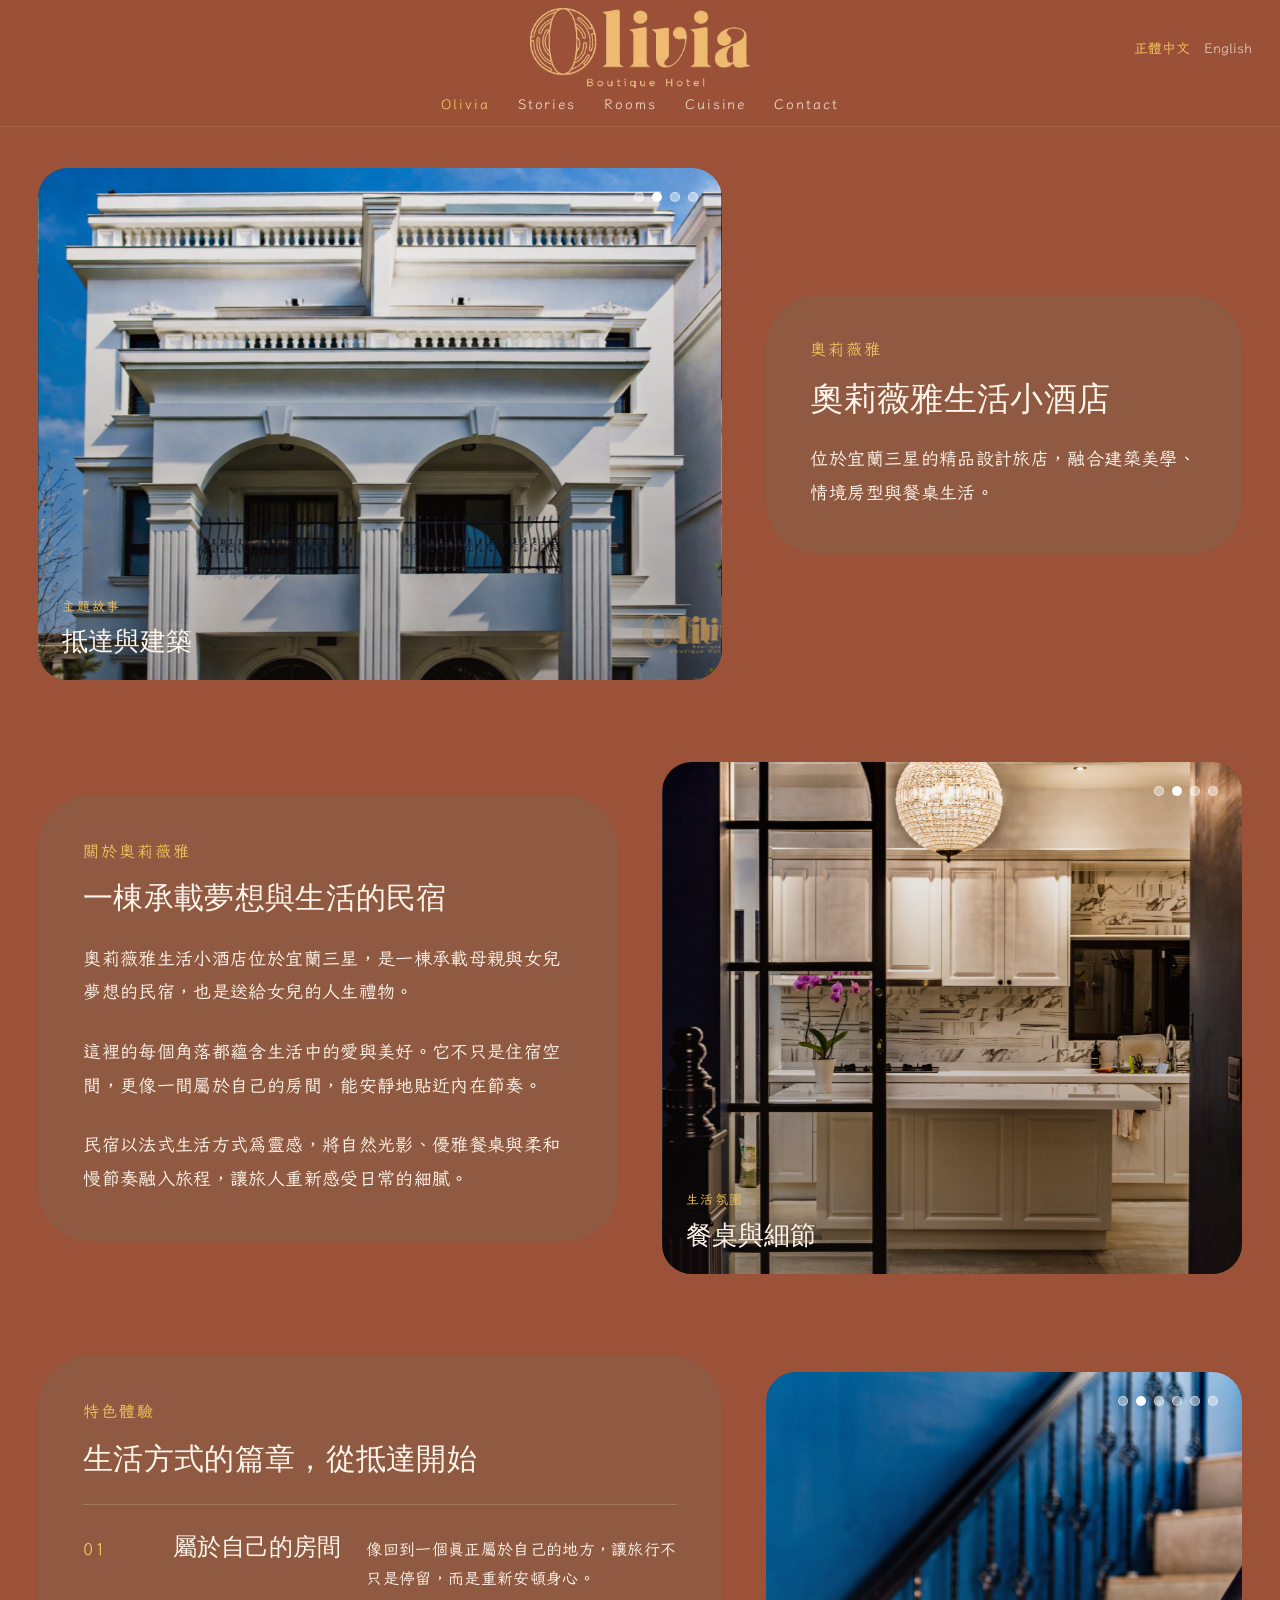
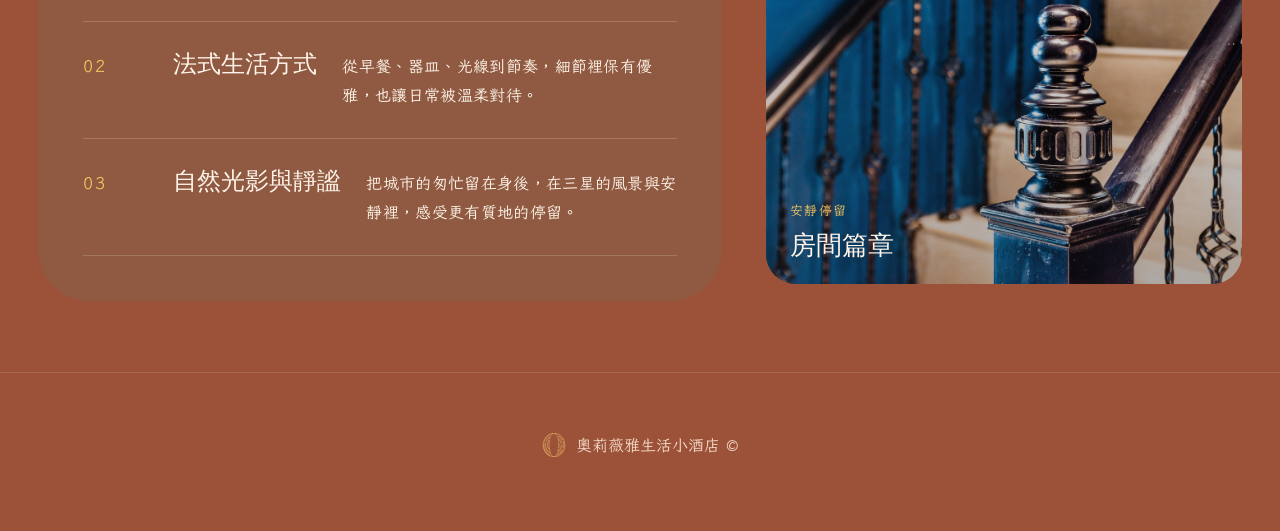
<file: index.html>
<!doctype html>
<html lang="zh-Hant">
<head>
<meta name="google-site-verification" content="k0P-TqqZIDgTPWJRYRkSXFvUHKsatGM79HkDYF6Jppg" />
<!-- Google Tag Manager -->
<script>
(function(w,d,s,l,i){w[l]=w[l]||[];w[l].push({'gtm.start':
new Date().getTime(),event:'gtm.js'});var f=d.getElementsByTagName(s)[0],
j=d.createElement(s),dl=l!='dataLayer'?'&l='+l:'';j.async=true;j.src=
'https://www.googletagmanager.com/gtm.js?id='+i+dl;f.parentNode.insertBefore(j,f);
})(window,document,'script','dataLayer','GTM-TDRXK42L');
</script>
<!-- End Google Tag Manager -->

  <meta charset="UTF-8" />
  <meta name="viewport" content="width=device-width, initial-scale=1.0" />
  <title data-i18n-title="seo.index.title">奧莉薇雅生活小酒店｜宜蘭精品旅宿</title>
  <meta name="description" content="奧莉薇雅生活小酒店 Olivia Boutique Hotel，位於宜蘭三星的精品設計旅店，融合建築美學、情境房型與餐桌生活，提供沉浸式住宿體驗。" data-i18n-meta="seo.index.description" />
  <meta name="keywords" content="宜蘭住宿, 宜蘭精品旅店, 宜蘭民宿推薦, 宜蘭三星住宿, 情境房型, 設計旅店, Olivia Boutique Hotel" />
  <meta property="og:title" content="奧莉薇雅生活小酒店｜宜蘭精品旅宿" />
  <meta property="og:description" content="奧莉薇雅生活小酒店 Olivia Boutique Hotel，位於宜蘭三星的精品設計旅店，融合建築美學、情境房型與餐桌生活，提供沉浸式住宿體驗。" />
  <meta property="og:type" content="website" />
  <meta property="og:image" content="assets/images/fasc-build-1.jpg" />
  <meta property="og:locale" content="zh_TW" />
  <meta property="og:locale:alternate" content="en_US" />
  <meta name="twitter:card" content="summary_large_image" />
  <meta name="twitter:title" content="奧莉薇雅生活小酒店｜宜蘭精品旅宿" />
  <meta name="twitter:description" content="奧莉薇雅生活小酒店 Olivia Boutique Hotel，位於宜蘭三星的精品設計旅店，融合建築美學、情境房型與餐桌生活，提供沉浸式住宿體驗。" />
  <meta name="twitter:image" content="assets/images/fasc-build-1.jpg" />
  <script type="application/ld+json">{"@context": "https://schema.org", "@type": "Hotel", "name": "Olivia Boutique Hotel", "alternateName": "奧莉薇雅生活小酒店", "url": "index.html", "image": "assets/images/fasc-build-1.jpg", "description": "奧莉薇雅生活小酒店 Olivia Boutique Hotel，位於宜蘭三星的精品設計旅店，融合建築美學、情境房型與餐桌生活，提供沉浸式住宿體驗。", "telephone": "+886939678156", "address": {"@type": "PostalAddress", "streetAddress": "三星路2段99巷17弄31號", "addressLocality": "三星鄉", "addressRegion": "宜蘭縣", "postalCode": "266006", "addressCountry": "TW"}, "sameAs": ["https://www.instagram.com/oliviaboutiquehotel/"]}</script>
  <link rel="preconnect" href="https://fonts.googleapis.com">
  <link rel="preconnect" href="https://fonts.gstatic.com" crossorigin>
  <link href="https://fonts.googleapis.com/css2?family=Bodoni+Moda:opsz,wght@6..96,400;6..96,500;6..96,600;6..96,700&family=Inter:wght@300;400;500;600;700&family=LXGW+WenKai+TC:wght@300;400;500;700&family=LXGW+WenKai+Mono+TC:wght@300;400;500;700&display=swap" rel="stylesheet">
  <link rel="stylesheet" href="assets/css/index.css?v=20260628-clean-1" />
  <link rel="icon" type="image/x-icon" href="assets/images/o_logo-48x48.png" />
</head>
<body>
<!-- Google Tag Manager (noscript) -->
<noscript><iframe src="https://www.googletagmanager.com/ns.html?id=GTM-TDRXK42L"
height="0" width="0" style="display:none;visibility:hidden"></iframe></noscript>
<!-- End Google Tag Manager (noscript) -->

<header class="site-header">
  <div class="header-inner">
    <div class="header-spacer"></div>
    <a class="brand" href="index.html" aria-label="奧莉薇雅生活小酒店首頁" data-i18n-attr="aria-label:ui.brandHome">
      <img src="assets/images/obh_olivia-logo-transparent-master.png" alt="奧莉薇雅生活小酒店標誌" data-i18n-attr="alt:ui.brandLogo" class="brand-logo" />
    </a>
    <div class="lang-switch" aria-label="Language selector">
      <button class="lang-btn active" data-lang="zh-Hant" aria-label="正體中文" title="正體中文">🇹🇼</button>
      <button class="lang-btn" data-lang="en" aria-label="English" title="English">🇺🇸</button>
</div>
  </div>
  <nav class="main-nav" aria-label="主選單">
    <a class="active" href="index.html" data-i18n="nav.olivia">Olivia</a>
    <a href="stories.html" data-i18n="nav.stories">Stories</a>
    <a href="rooms.html" data-i18n="nav.rooms">Rooms</a>
    <a href="cuisine.html" data-i18n="nav.cuisine">Cuisine</a>
    <a href="contact.html" data-i18n="nav.contact">Contact</a>
  </nav>
</header>
  <main>
    <section class="hero">
      <div class="shell">
        
        <section class="olivia-diagonal-page">
          <div class="olivia-diagonal-row row-top">
            <div class="olivia-visual visual-left">
              <div class="carousel-card tall reveal hero-feature-card hero-feature-primary" data-carousel data-interval="3600">
  <div class="carousel-dots"><span></span><span></span><span></span><span></span></div>
  <div class="carousel-track"><div class="carousel-slide"><img src="assets/images/fasc-build-1.jpg" alt="抵達與建築" data-i18n-attr="alt:home.carousel1.alt" loading="lazy" /></div><div class="carousel-slide"><img src="assets/images/fasc-build-2.jpg" alt="抵達與建築" data-i18n-attr="alt:home.carousel1.alt" loading="lazy" /></div><div class="carousel-slide"><img src="assets/images/cuisine-breakfast-1.jpg" alt="抵達與建築" data-i18n-attr="alt:home.carousel1.alt" loading="lazy" /></div><div class="carousel-slide"><img src="assets/images/cuisine-breakfast-5.jpg" alt="抵達與建築" data-i18n-attr="alt:home.carousel1.alt" loading="lazy" /></div></div>
  <div class="carousel-overlay"></div>
  <div class="carousel-meta"><div class="carousel-kicker">主題故事</div><div class="carousel-title">抵達與建築</div></div>
</div>
            </div>
            <div class="olivia-text text-right">
              <div class="hero-copy hero-copy-balanced reveal">
                <p class="eyebrow" data-i18n="home.heroEyebrow">Olivia Boutique Hotel</p>
                <h1 class="hero-title" data-i18n="home.heroTitle">奧莉薇雅生活小酒店</h1>
                <p class="hero-subtitle" data-i18n="home.heroSubtitle">在宜蘭三星的一隅，我們將光、空氣與時間編織成一種生活方式。</p>
              </div>
            </div>
          </div>

          <div class="olivia-diagonal-row row-middle">
            <div class="olivia-text text-left">
              <div class="olivia-flow-heading reveal">
          <p class="section-label" data-i18n="home.aboutLabel">關於奧莉薇雅</p>
          <h2 class="section-title" data-i18n="home.aboutTitle">一棟承載夢想與生活的民宿</h2>
        </div>
              <div class="olivia-flow-copy reveal">
          <p data-i18n="home.p1"></p>
          <p data-i18n="home.p2"></p>
          <p data-i18n="home.p3"></p>
        </div>
            </div>
            <div class="olivia-visual visual-center">
              <div class="carousel-card tall reveal hero-feature-card hero-feature-secondary" data-carousel data-interval="4300">
  <div class="carousel-dots"><span></span><span></span><span></span><span></span></div>
  <div class="carousel-track"><div class="carousel-slide"><img src="assets/images/fasc-balcony-1.jpg" alt="餐桌與細節" data-i18n-attr="alt:home.carousel2.alt" loading="lazy" /></div><div class="carousel-slide"><img src="assets/images/fasc-cater-1.jpg" alt="餐桌與細節" data-i18n-attr="alt:home.carousel2.alt" loading="lazy" /></div><div class="carousel-slide"><img src="assets/images/fasc-garden-2.jpg" alt="餐桌與細節" data-i18n-attr="alt:home.carousel2.alt" loading="lazy" /></div><div class="carousel-slide"><img src="assets/images/fasc-hall-10.jpg" alt="餐桌與細節" data-i18n-attr="alt:home.carousel2.alt" loading="lazy" /></div></div>
  <div class="carousel-overlay"></div>
  <div class="carousel-meta"><div class="carousel-kicker">生活氛圍</div><div class="carousel-title">餐桌與細節</div></div>
</div>
            </div>
          </div>

          <div class="olivia-diagonal-row row-lower">
            <div class="olivia-text text-left">
              <div class="olivia-section-line reveal">
          <p class="section-label" data-i18n="home.signatureLabel">特色體驗</p>
          <h2 class="section-title" data-i18n="home.signatureTitle">生活方式的篇章，從抵達開始</h2>
        </div>
              <div class="olivia-motion-list">
          <article class="olivia-motion-item reveal">
            <span>01</span>
            <h3 data-i18n="home.card1Title"></h3>
            <p data-i18n="home.card1Body"></p>
          </article>
          <article class="olivia-motion-item reveal">
            <span>02</span>
            <h3 data-i18n="home.card2Title"></h3>
            <p data-i18n="home.card2Body"></p>
          </article>
          <article class="olivia-motion-item reveal">
            <span>03</span>
            <h3 data-i18n="home.card3Title"></h3>
            <p data-i18n="home.card3Body"></p>
          </article>
        </div>
            </div>
            <div class="olivia-visual visual-right">
              <div class="carousel-card tall reveal hero-feature-card hero-feature-tertiary" data-carousel data-interval="5100">
  <div class="carousel-dots"><span></span><span></span><span></span><span></span><span></span><span></span></div>
  <div class="carousel-track"><div class="carousel-slide"><img src="assets/images/fasc-space-3.jpg" alt="房間篇章" data-i18n-attr="alt:home.carousel3.alt" loading="lazy" /></div><div class="carousel-slide"><img src="assets/images/fasc-stair-4.jpg" alt="房間篇章" data-i18n-attr="alt:home.carousel3.alt" loading="lazy" /></div><div class="carousel-slide"><img src="assets/images/room-A2A-joy-1.jpg" alt="房間篇章" data-i18n-attr="alt:home.carousel3.alt" loading="lazy" /></div><div class="carousel-slide"><img src="assets/images/room-A3A-Adore-1.jpg" alt="房間篇章" data-i18n-attr="alt:home.carousel3.alt" loading="lazy" /></div><div class="carousel-slide"><img src="assets/images/fasc-build-1.jpg" alt="房間篇章" data-i18n-attr="alt:home.carousel3.alt" loading="lazy" /></div><div class="carousel-slide"><img src="assets/images/fasc-build-2.jpg" alt="房間篇章" data-i18n-attr="alt:home.carousel3.alt" loading="lazy" /></div></div>
  <div class="carousel-overlay"></div>
  <div class="carousel-meta"><div class="carousel-kicker">安靜停留</div><div class="carousel-title">房間篇章</div></div>
</div>
            </div>
          </div>
        </section>
      </div>
    </section>

  </main>
<footer>
  <div class="footer-inner" style="display:flex; justify-content:center; align-items:center;">
    <span class="footer-logo-wrap">
      <img src="assets/images/o_logo-24x24.png" alt="奧莉薇雅標誌" data-i18n-attr="alt:ui.oliviaLogo">
    </span>
    <p data-i18n="footer.copy"><span class="footer-text">奧莉薇雅生活小酒店 ©</span></p>
  </div>
</footer>




<script src="assets/js/site.js?v=20260626-3"></script>
<script src="assets/js/olivia-en.js?v=20260628-en-1"></script>
</body>
</html>
</file>
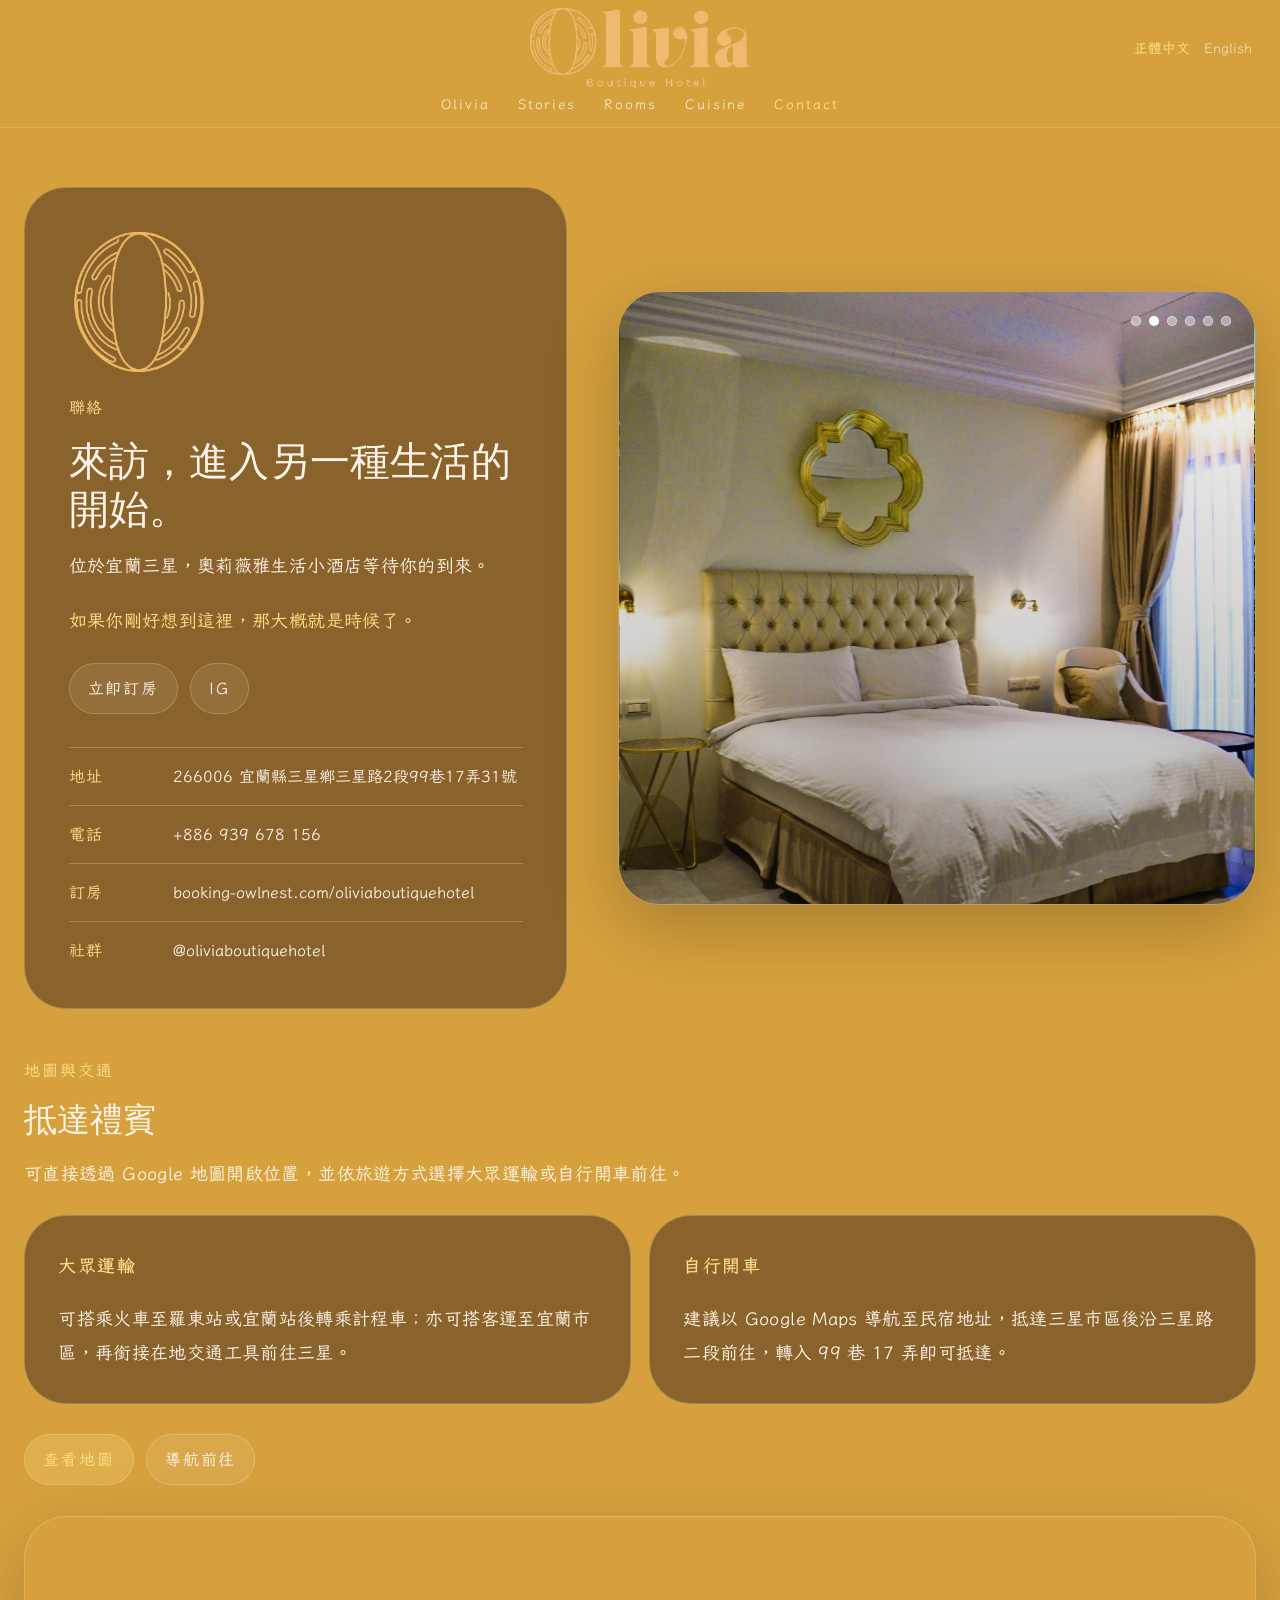
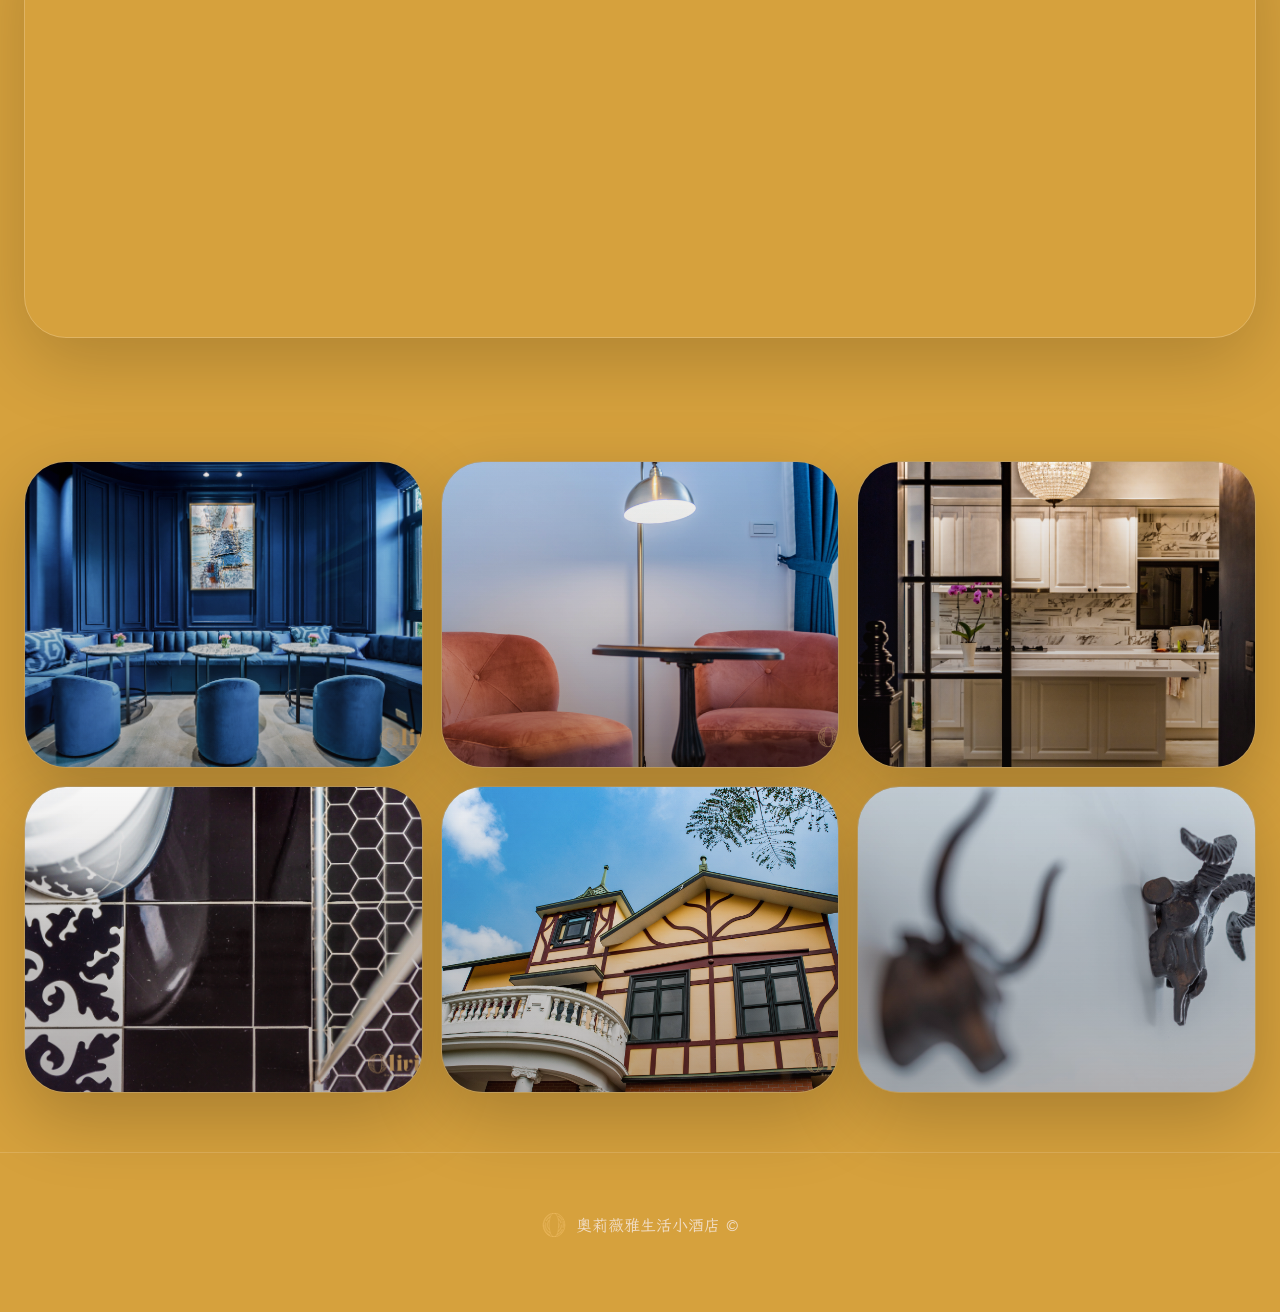
<file: contact.html>
<!doctype html>
<html lang="zh-Hant">
<head>
<!-- Google Tag Manager -->
<script>
(function(w,d,s,l,i){w[l]=w[l]||[];w[l].push({'gtm.start':
new Date().getTime(),event:'gtm.js'});var f=d.getElementsByTagName(s)[0],
j=d.createElement(s),dl=l!='dataLayer'?'&l='+l:'';j.async=true;j.src=
'https://www.googletagmanager.com/gtm.js?id='+i+dl;f.parentNode.insertBefore(j,f);
})(window,document,'script','dataLayer','GTM-TDRXK42L');
</script>
<!-- End Google Tag Manager -->

  <meta charset="UTF-8" />
  <meta name="viewport" content="width=device-width, initial-scale=1.0" />
  <title data-i18n-title="seo.contact.title">來訪資訊｜奧莉薇雅生活小酒店</title>
  <meta name="description" content="來訪，進入另一種生活的開始。Olivia Boutique Hotel 奧莉薇雅生活小酒店位於宜蘭三星，提供設計感房型與沉浸式住宿體驗。" data-i18n-meta="seo.contact.description" />
  <meta name="keywords" content="Olivia Boutique Hotel 聯絡, 宜蘭三星住宿, 宜蘭精品旅宿地址, 宜蘭民宿訂房, 奧莉薇雅生活小酒店" />
  <meta property="og:title" content="來訪資訊｜奧莉薇雅生活小酒店" />
  <meta property="og:description" content="來訪，進入另一種生活的開始。Olivia Boutique Hotel 奧莉薇雅生活小酒店位於宜蘭三星，提供設計感房型與沉浸式住宿體驗。" />
  <meta property="og:type" content="website" />
  <meta property="og:image" content="assets/images/fasc-build-1.jpg" />
  <meta property="og:locale" content="zh_TW" />
  <meta property="og:locale:alternate" content="en_US" />
  <meta name="twitter:card" content="summary_large_image" />
  <meta name="twitter:title" content="來訪資訊｜奧莉薇雅生活小酒店" />
  <meta name="twitter:description" content="來訪，進入另一種生活的開始。Olivia Boutique Hotel 奧莉薇雅生活小酒店位於宜蘭三星，提供設計感房型與沉浸式住宿體驗。" />
  <meta name="twitter:image" content="assets/images/fasc-build-1.jpg" />
  <script type="application/ld+json">{"@context": "https://schema.org", "@type": "Hotel", "name": "Olivia Boutique Hotel", "alternateName": "奧莉薇雅生活小酒店", "url": "contact.html", "image": "assets/images/fasc-build-1.jpg", "description": "來訪，進入另一種生活的開始。Olivia Boutique Hotel 奧莉薇雅生活小酒店位於宜蘭三星，提供設計感房型與沉浸式住宿體驗。", "telephone": "+886939678156", "address": {"@type": "PostalAddress", "streetAddress": "三星路2段99巷17弄31號", "addressLocality": "三星鄉", "addressRegion": "宜蘭縣", "postalCode": "266006", "addressCountry": "TW"}, "sameAs": ["https://www.instagram.com/oliviaboutiquehotel/"]}</script>
  <link rel="preconnect" href="https://fonts.googleapis.com">
  <link rel="preconnect" href="https://fonts.gstatic.com" crossorigin>
  <link href="https://fonts.googleapis.com/css2?family=Bodoni+Moda:opsz,wght@6..96,400;6..96,500;6..96,600;6..96,700&family=Inter:wght@300;400;500;600;700&family=LXGW+WenKai+TC:wght@300;400;500;700&family=LXGW+WenKai+Mono+TC:wght@300;400;500;700&display=swap" rel="stylesheet">
  <link rel="stylesheet" href="assets/css/contact.css?v=20260628-clean-1" />
  <link rel="icon" type="image/x-icon" href="assets/images/o_logo-48x48.png" />
</head>
<body>
<!-- Google Tag Manager (noscript) -->
<noscript><iframe src="https://www.googletagmanager.com/ns.html?id=GTM-TDRXK42L"
height="0" width="0" style="display:none;visibility:hidden"></iframe></noscript>
<!-- End Google Tag Manager (noscript) -->

  <header class="site-header">
  <div class="header-inner">
    <div class="header-spacer"></div>
    <a class="brand" href="index.html" aria-label="奧莉薇雅生活小酒店首頁" data-i18n-attr="aria-label:ui.brandHome">
      <img src="assets/images/obh_olivia-logo-transparent-master.png" alt="奧莉薇雅生活小酒店標誌" data-i18n-attr="alt:ui.brandLogo" class="brand-logo" />
    </a>
    <div class="lang-switch" aria-label="Language selector">
      <button class="lang-btn active" data-lang="zh-Hant" aria-label="正體中文" title="正體中文">🇹🇼</button>
      <button class="lang-btn" data-lang="en" aria-label="English" title="English">🇺🇸</button>
</div>
  </div>
  <nav class="main-nav" aria-label="主選單">
    <a href="index.html" data-i18n="nav.olivia">Olivia</a>
    <a href="stories.html" data-i18n="nav.stories">Stories</a>
    <a href="rooms.html" data-i18n="nav.rooms">Rooms</a>
    <a href="cuisine.html" data-i18n="nav.cuisine">Cuisine</a>
    <a class="active" href="contact.html" data-i18n="nav.contact">Contact</a>
  </nav>
</header>
  <main>
    <section class="section">
      <div class="section-narrow contact-hero">
        <div class="contact-card brand-card reveal">
          <img src="assets/images/o_logo-transparent-master.png" alt="奧莉薇雅徽章" data-i18n-attr="alt:contact.emblem" class="contact-logo" />
          <p class="section-label" data-i18n="contact.heroLabel">來訪資訊</p>
          <h1 class="brand-name" data-i18n="contact.heroTitle"></h1>
          <p class="subtle" style="margin-top:16px" data-i18n="contact.heroBody"></p>
          <p class="conversion-contact-note" data-i18n="conversion.contactNote">如果你剛好想到這裡，那大概就是時候了。</p>
          <div class="contact-actions">
            <a class="btn" href="https://www.booking-owlnest.com/oliviaboutiquehotel" target="_blank" rel="noopener" data-i18n="cta.book">立即訂房</a>
            <a class="btn" href="https://www.instagram.com/oliviaboutiquehotel/" target="_blank" rel="noopener" data-i18n="cta.ig">Instagram</a>
          </div>
          <div class="contact-list">
            <div><strong data-i18n="contact.addressLabel"></strong><a href="https://www.google.com/maps/search/?api=1&query=266006+宜蘭縣三星鄉三星路2段99巷17弄31號" target="_blank" rel="noopener">266006 宜蘭縣三星鄉三星路2段99巷17弄31號</a></div>
            <div><strong data-i18n="contact.phoneLabel"></strong><a href="tel:+886939678156">+886 939 678 156</a></div>
            <div><strong data-i18n="contact.bookingLabel"></strong><a href="https://www.booking-owlnest.com/oliviaboutiquehotel" target="_blank" rel="noopener">booking-owlnest.com/oliviaboutiquehotel</a></div>
            <div><strong data-i18n="contact.instagramLabel"></strong><a href="https://www.instagram.com/oliviaboutiquehotel/" target="_blank" rel="noopener">@oliviaboutiquehotel</a></div>
          </div>
        </div>
        <div class="carousel-card tall reveal" data-carousel data-interval="3800">
  <div class="carousel-dots"><span></span><span></span><span></span><span></span><span></span><span></span></div>
  <div class="carousel-track"><div class="carousel-slide"><img src="assets/images/fasc-build-1.jpg" alt="來訪片段" data-i18n-attr="alt:contact.gallery.alt" loading="lazy" /></div><div class="carousel-slide"><img src="assets/images/room-A2B-Desire-2.jpg" alt="來訪片段" data-i18n-attr="alt:contact.gallery.alt" loading="lazy" /></div><div class="carousel-slide"><img src="assets/images/fasc-garden-1.jpg" alt="來訪片段" data-i18n-attr="alt:contact.gallery.alt" loading="lazy" /></div><div class="carousel-slide"><img src="assets/images/room-A3B-Secret-2.jpg" alt="來訪片段" data-i18n-attr="alt:contact.gallery.alt" loading="lazy" /></div><div class="carousel-slide"><img src="assets/images/fasc-stair-4.jpg" alt="來訪片段" data-i18n-attr="alt:contact.gallery.alt" loading="lazy" /></div><div class="carousel-slide"><img src="assets/images/room-B2A-Plato-3.jpg" alt="來訪片段" data-i18n-attr="alt:contact.gallery.alt" loading="lazy" /></div></div>
  <div class="carousel-overlay"></div>
</div>
      </div>
      <section class="section soft contact-map-priority">
      <div class="section-narrow">
        <div class="reveal">
          <p class="section-label" data-i18n="contact.mapTitle"></p>
          <h2 class="section-title">抵達資訊</h2>
          <p class="section-copy" style="margin-top:18px" data-i18n="contact.mapBody"></p>
        </div>
        <div class="travel-grid" style="margin-top:24px;margin-bottom:26px">
          <article class="direction-card reveal" style="flex:1 1 280px"><strong data-i18n="contact.transitTitle"></strong><p data-i18n="contact.transitBody"></p></article>
          <article class="direction-card reveal" style="flex:1 1 280px"><strong data-i18n="contact.driveTitle"></strong><p data-i18n="contact.driveBody"></p></article>
        </div>
        <div class="map-links reveal">
          <a class="btn gold" href="https://www.google.com/maps/search/?api=1&query=266006+宜蘭縣三星鄉三星路2段99巷17弄31號" target="_blank" rel="noopener" data-i18n="cta.map">查看地圖</a>
          <a class="btn" href="https://www.google.com/maps/dir/?api=1&destination=266006+宜蘭縣三星鄉三星路2段99巷17弄31號" target="_blank" rel="noopener" data-i18n="cta.nav">導航前往</a>
        </div>
        <div class="map-shell reveal">
          <iframe src="https://www.google.com/maps?q=266006+宜蘭縣三星鄉三星路2段99巷17弄31號&output=embed" width="100%" height="420" style="border:0;" allowfullscreen="" loading="lazy"></iframe>
        </div>
      </div>
    </section>
      <div class="section-narrow build-gallery contact-secondary-gallery"><div class="carousel-card medium reveal"><div class="carousel-track"><div class="carousel-slide"><img src="assets/images/fasc-hall-10.jpg" alt="生活小酒店" data-i18n-attr="alt:contact.building.alt" loading="lazy"></div></div><div class="carousel-overlay"></div></div><div class="carousel-card medium reveal"><div class="carousel-track"><div class="carousel-slide"><img src="assets/images/room-B2B-Truth-4.jpg" alt="生活小酒店" data-i18n-attr="alt:contact.building.alt" loading="lazy"></div></div><div class="carousel-overlay"></div></div><div class="carousel-card medium reveal"><div class="carousel-track"><div class="carousel-slide"><img src="assets/images/fasc-cater-1.jpg" alt="生活小酒店" data-i18n-attr="alt:contact.building.alt" loading="lazy"></div></div><div class="carousel-overlay"></div></div><div class="carousel-card medium reveal"><div class="carousel-track"><div class="carousel-slide"><img src="assets/images/room-B3A-Affair-2.jpg" alt="生活小酒店" data-i18n-attr="alt:contact.building.alt" loading="lazy"></div></div><div class="carousel-overlay"></div></div><div class="carousel-card medium reveal"><div class="carousel-track"><div class="carousel-slide"><img src="assets/images/fasc-space-3.jpg" alt="生活小酒店" data-i18n-attr="alt:contact.building.alt" loading="lazy"></div></div><div class="carousel-overlay"></div></div><div class="carousel-card medium reveal"><div class="carousel-track"><div class="carousel-slide"><img src="assets/images/room-B3B-Courage-2.jpg" alt="生活小酒店" data-i18n-attr="alt:contact.building.alt" loading="lazy"></div></div><div class="carousel-overlay"></div></div></div>
    </section>
    
  </main>
<footer>
  <div class="footer-inner" style="display:flex; justify-content:center; align-items:center;">
    <span class="footer-logo-wrap">
      <img src="assets/images/o_logo-24x24.png" alt="奧莉薇雅標誌" data-i18n-attr="alt:ui.oliviaLogo">
    </span>
    <p data-i18n="footer.copy"><span class="footer-text">奧莉薇雅生活小酒店 ©</span></p>
  </div>
</footer>




<script src="assets/js/site.js?v=20260626-3"></script>
</body>
</html>
</file>
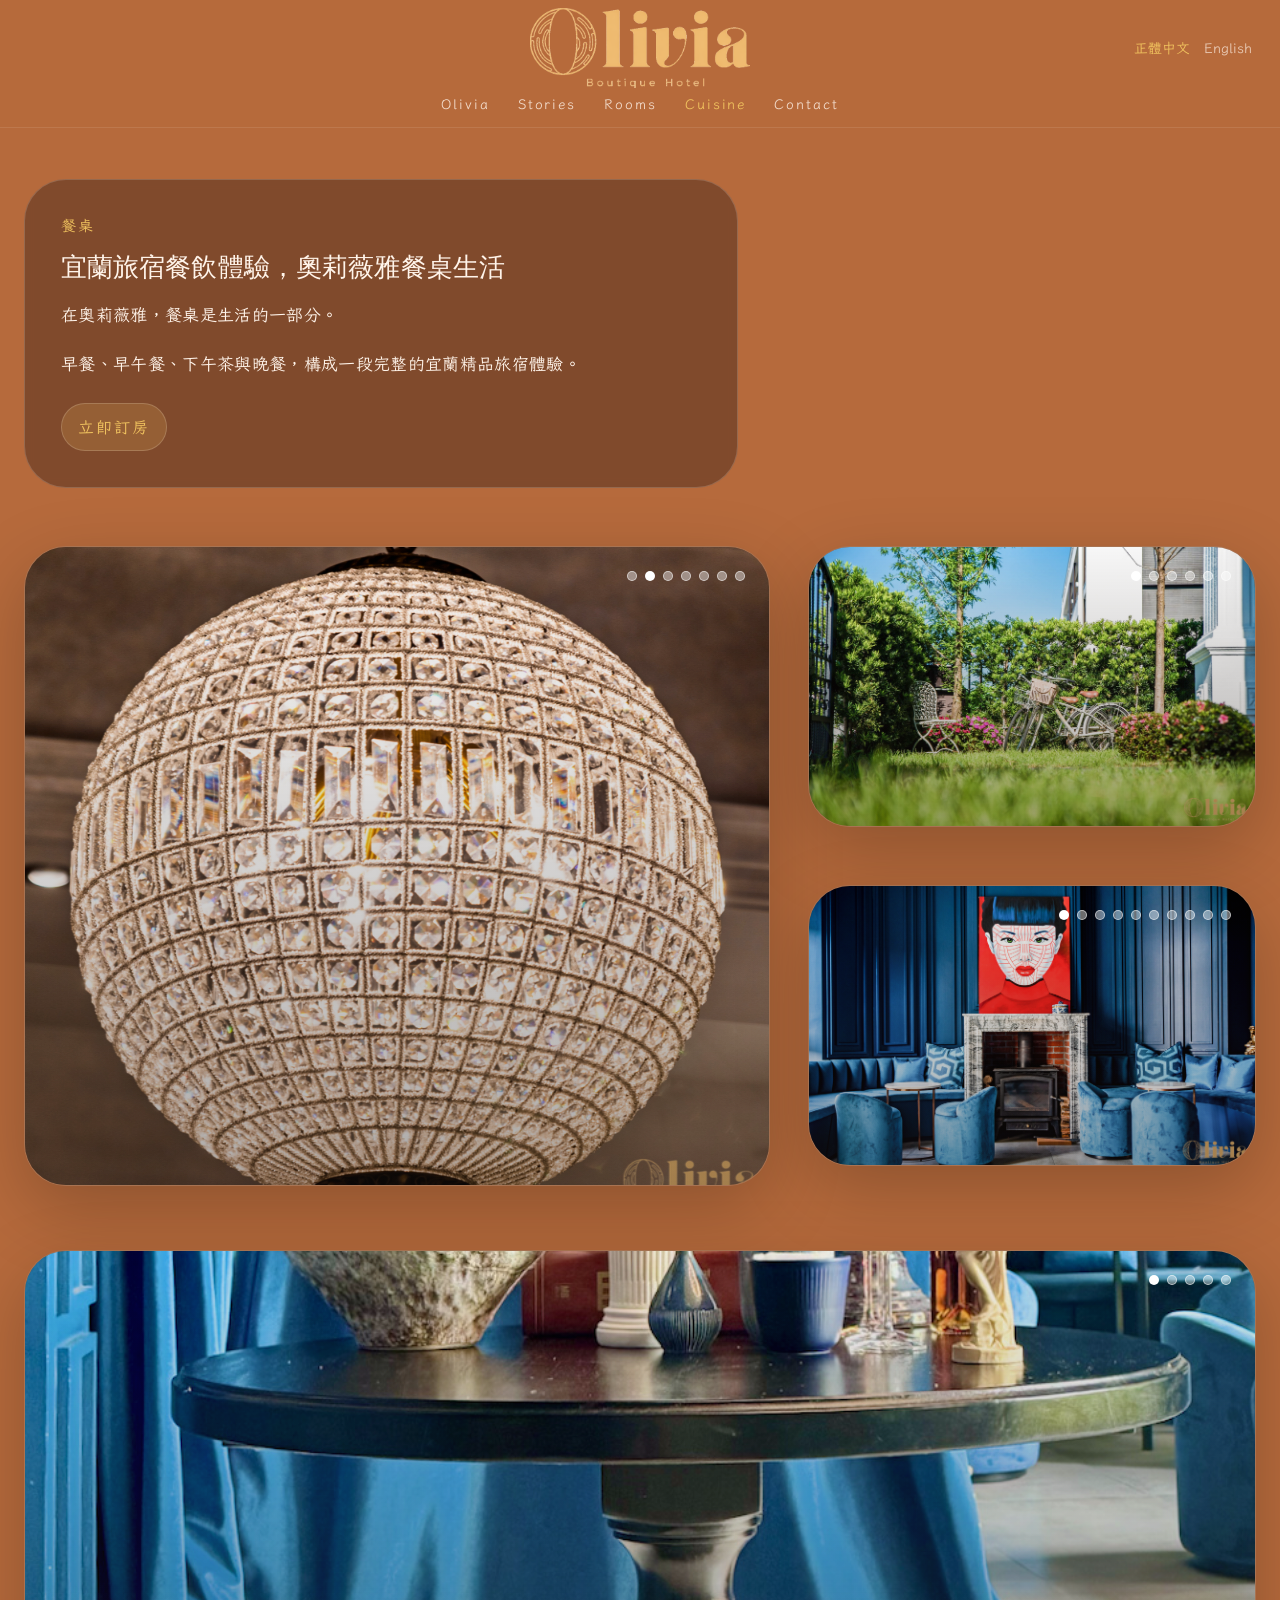
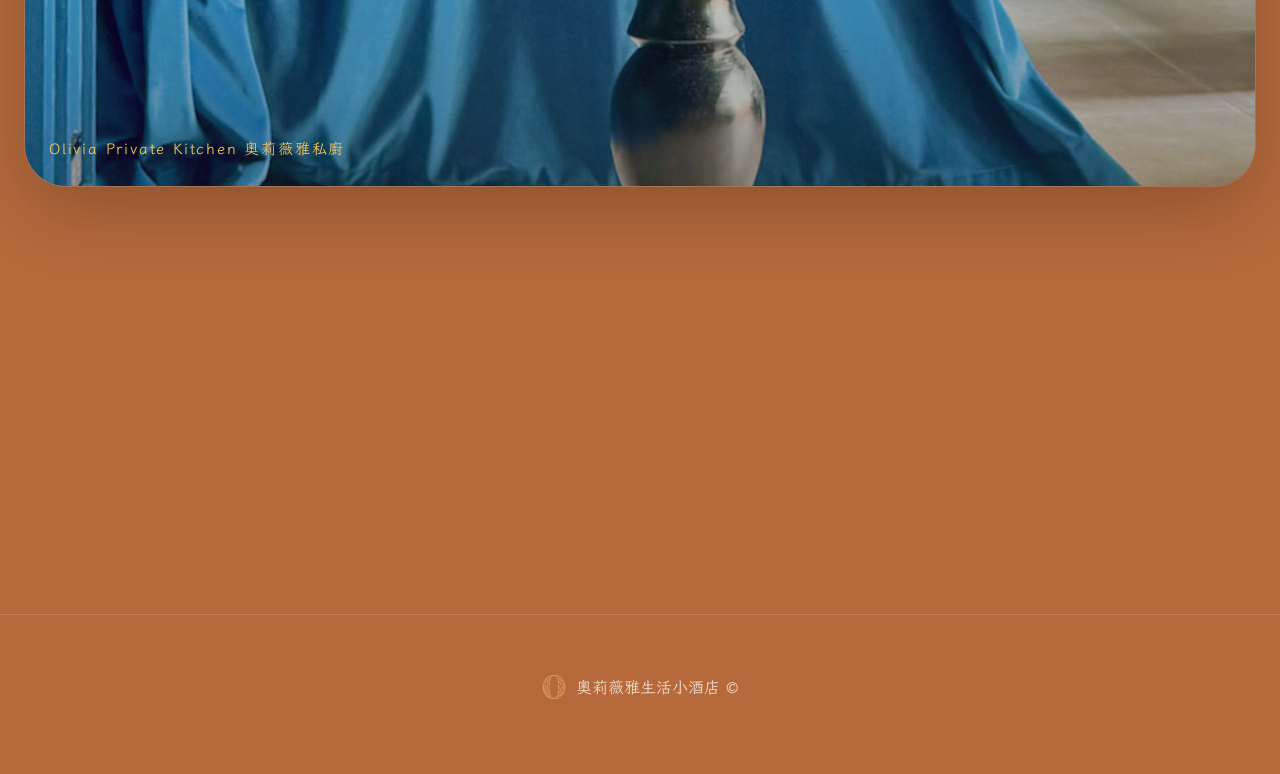
<file: cuisine.html>
<!doctype html>
<html lang="zh-Hant">
<head>
<!-- Google Tag Manager -->
<script>
(function(w,d,s,l,i){w[l]=w[l]||[];w[l].push({'gtm.start':
new Date().getTime(),event:'gtm.js'});var f=d.getElementsByTagName(s)[0],
j=d.createElement(s),dl=l!='dataLayer'?'&l='+l:'';j.async=true;j.src=
'https://www.googletagmanager.com/gtm.js?id='+i+dl;f.parentNode.insertBefore(j,f);
})(window,document,'script','dataLayer','GTM-TDRXK42L');
</script>
<!-- End Google Tag Manager -->

  <meta charset="UTF-8" />
  <meta name="viewport" content="width=device-width, initial-scale=1.0" />
  <title data-i18n-title="seo.cuisine.title">餐桌生活｜奧莉薇雅生活小酒店</title>
  <meta name="description" content="在 Olivia Boutique Hotel，餐桌是生活的一部分。早餐、早午餐、下午茶與晚餐，構成宜蘭精品旅宿裡完整而細膩的餐桌生活體驗。" data-i18n-meta="seo.cuisine.description" />
  <meta name="keywords" content="宜蘭旅宿餐飲, 宜蘭早餐, 宜蘭早午餐, 宜蘭下午茶, 宜蘭晚餐, Olivia Boutique Hotel 餐飲" />
  <meta property="og:title" content="餐桌生活｜奧莉薇雅生活小酒店" />
  <meta property="og:description" content="在 Olivia Boutique Hotel，餐桌是生活的一部分。早餐、早午餐、下午茶與晚餐，構成宜蘭精品旅宿裡完整而細膩的餐桌生活體驗。" />
  <meta property="og:type" content="website" />
  <meta property="og:image" content="assets/images/fasc-build-1.jpg" />
  <meta property="og:locale" content="zh_TW" />
  <meta property="og:locale:alternate" content="en_US" />
  <meta name="twitter:card" content="summary_large_image" />
  <meta name="twitter:title" content="餐桌生活｜奧莉薇雅生活小酒店" />
  <meta name="twitter:description" content="在 Olivia Boutique Hotel，餐桌是生活的一部分。早餐、早午餐、下午茶與晚餐，構成宜蘭精品旅宿裡完整而細膩的餐桌生活體驗。" />
  <meta name="twitter:image" content="assets/images/fasc-build-1.jpg" />
  <script type="application/ld+json">{"@context": "https://schema.org", "@type": "Hotel", "name": "Olivia Boutique Hotel", "alternateName": "奧莉薇雅生活小酒店", "url": "cuisine.html", "image": "assets/images/fasc-build-1.jpg", "description": "在 Olivia Boutique Hotel，餐桌是生活的一部分。早餐、早午餐、下午茶與晚餐，構成宜蘭精品旅宿裡完整而細膩的餐桌生活體驗。", "telephone": "+886939678156", "address": {"@type": "PostalAddress", "streetAddress": "三星路2段99巷17弄31號", "addressLocality": "三星鄉", "addressRegion": "宜蘭縣", "postalCode": "266006", "addressCountry": "TW"}, "sameAs": ["https://www.instagram.com/oliviaboutiquehotel/"]}</script>
  <link rel="preconnect" href="https://fonts.googleapis.com">
  <link rel="preconnect" href="https://fonts.gstatic.com" crossorigin>
  <link href="https://fonts.googleapis.com/css2?family=Bodoni+Moda:opsz,wght@6..96,400;6..96,500;6..96,600;6..96,700&family=Inter:wght@300;400;500;600;700&family=LXGW+WenKai+TC:wght@300;400;500;700&family=LXGW+WenKai+Mono+TC:wght@300;400;500;700&display=swap" rel="stylesheet">
  <link rel="stylesheet" href="assets/css/cuisine.css?v=20260628-clean-1" />
  <link rel="icon" type="image/x-icon" href="assets/images/o_logo-48x48.png" />
</head>
<body>
<!-- Google Tag Manager (noscript) -->
<noscript><iframe src="https://www.googletagmanager.com/ns.html?id=GTM-TDRXK42L"
height="0" width="0" style="display:none;visibility:hidden"></iframe></noscript>
<!-- End Google Tag Manager (noscript) -->

  <header class="site-header">
  <div class="header-inner">
    <div class="header-spacer"></div>
    <a class="brand" href="index.html" aria-label="奧莉薇雅生活小酒店首頁" data-i18n-attr="aria-label:ui.brandHome">
      <img src="assets/images/obh_olivia-logo-transparent-master.png" alt="奧莉薇雅生活小酒店標誌" data-i18n-attr="alt:ui.brandLogo" class="brand-logo" />
    </a>
    <div class="lang-switch" aria-label="Language selector">
      <button class="lang-btn active" data-lang="zh-Hant" aria-label="正體中文" title="正體中文">正體中文</button>
      <button class="lang-btn" data-lang="en" aria-label="English" title="English">🇺🇸</button>
</div>
  </div>
  <nav class="main-nav" aria-label="主選單">
    <a href="index.html" data-i18n="nav.olivia">Olivia</a>
    <a href="stories.html" data-i18n="nav.stories">Stories</a>
    <a href="rooms.html" data-i18n="nav.rooms">Rooms</a>
    <a class="active" href="cuisine.html" data-i18n="nav.cuisine">Cuisine</a>
    <a href="contact.html" data-i18n="nav.contact">Contact</a>
  </nav>
</header>
  <main>
    <section class="section">
      <div class="section-narrow tasting-layout cuisine-intro-layout">
        <div class="luxury-copy cuisine-copy-panel reveal parallax" data-speed="0.03">
          <p class="section-label" data-i18n="cuisine.heroLabel">餐桌生活</p>
          <h1 class="section-title" data-i18n="cuisine.heroTitle"></h1>
          <p class="section-copy" style="margin-top:18px" data-i18n="cuisine.heroBody1"></p>
          <p class="section-copy" data-i18n="cuisine.heroBody2"></p>
          <div class="pill-list">
            <span data-i18n="cuisine.pill1"></span>
            <span data-i18n="cuisine.pill2"></span>
            <span data-i18n="cuisine.pill3"></span>
          </div>
          <div class="hero-actions">
            <a class="btn gold" href="https://www.booking-owlnest.com/oliviaboutiquehotel" target="_blank" rel="noopener" data-i18n="cta.book">立即訂房</a>
          </div>
        </div>
      </div>
      <div class="section-narrow cuisine-gallery">
        <div class="carousel-card tall reveal" data-carousel data-interval="3300">
  <div class="carousel-dots"><span></span><span></span><span></span><span></span><span></span><span></span><span></span></div>
  <div class="carousel-track"><div class="carousel-slide"><img src="assets/images/fasc-cater-1.jpg" alt="Olivia Cuisine" loading="lazy" /></div><div class="carousel-slide"><img src="assets/images/fasc-cater-2.jpg" alt="Olivia Cuisine" loading="lazy" /></div><div class="carousel-slide"><img src="assets/images/fasc-cater-3.jpg" alt="Olivia Cuisine" loading="lazy" /></div><div class="carousel-slide"><img src="assets/images/fasc-cater-4.jpg" alt="Olivia Cuisine" loading="lazy" /></div><div class="carousel-slide"><img src="assets/images/fasc-cater-5.jpg" alt="Olivia Cuisine" loading="lazy" /></div><div class="carousel-slide"><img src="assets/images/fasc-cater-6.jpg" alt="Olivia Cuisine" loading="lazy" /></div><div class="carousel-slide"><img src="assets/images/fasc-cater-7.jpg" alt="Olivia Cuisine" loading="lazy" /></div></div>
  <div class="carousel-overlay"></div>
</div>
        <div class="stack-grid">
          <div class="carousel-card short reveal" data-carousel data-interval="4200">
  <div class="carousel-dots"><span></span><span></span><span></span><span></span><span></span><span></span></div>
  <div class="carousel-track"><div class="carousel-slide"><img src="assets/images/fasc-garden-1.jpg" alt="Olivia Cuisine garden" loading="lazy" /></div><div class="carousel-slide"><img src="assets/images/fasc-garden-2.jpg" alt="Olivia Cuisine garden" loading="lazy" /></div><div class="carousel-slide"><img src="assets/images/fasc-garden-3.jpg" alt="Olivia Cuisine garden" loading="lazy" /></div><div class="carousel-slide"><img src="assets/images/fasc-garden-4.jpg" alt="Olivia Cuisine garden" loading="lazy" /></div><div class="carousel-slide"><img src="assets/images/fasc-garden-5.jpg" alt="Olivia Cuisine garden" loading="lazy" /></div><div class="carousel-slide"><img src="assets/images/fasc-garden-6.jpg" alt="Olivia Cuisine garden" loading="lazy" /></div></div>
  <div class="carousel-overlay"></div>
</div>
          <div class="carousel-card short reveal" data-carousel data-interval="5000">
  <div class="carousel-dots"><span></span><span></span><span></span><span></span><span></span><span></span><span></span><span></span><span></span><span></span></div>
  <div class="carousel-track"><div class="carousel-slide"><img src="assets/images/fasc-hall-1.jpg" alt="Olivia Cuisine hall" loading="lazy" /></div><div class="carousel-slide"><img src="assets/images/fasc-hall-2.jpg" alt="Olivia Cuisine hall" loading="lazy" /></div><div class="carousel-slide"><img src="assets/images/fasc-hall-3.jpg" alt="Olivia Cuisine hall" loading="lazy" /></div><div class="carousel-slide"><img src="assets/images/fasc-hall-4.jpg" alt="Olivia Cuisine hall" loading="lazy" /></div><div class="carousel-slide"><img src="assets/images/fasc-hall-5.jpg" alt="Olivia Cuisine hall" loading="lazy" /></div><div class="carousel-slide"><img src="assets/images/fasc-hall-6.jpg" alt="Olivia Cuisine hall" loading="lazy" /></div><div class="carousel-slide"><img src="assets/images/fasc-hall-7.jpg" alt="Olivia Cuisine hall" loading="lazy" /></div><div class="carousel-slide"><img src="assets/images/fasc-hall-8.jpg" alt="Olivia Cuisine hall" loading="lazy" /></div><div class="carousel-slide"><img src="assets/images/fasc-hall-9.jpg" alt="Olivia Cuisine hall" loading="lazy" /></div><div class="carousel-slide"><img src="assets/images/fasc-hall-10.jpg" alt="Olivia Cuisine hall" loading="lazy" /></div></div>
  <div class="carousel-overlay"></div>
</div>
        </div>
      </div>
      <!-- Olivia Private Kitchen Feature -->
      <div class="section-narrow private-kitchen-section reveal">
        <div class="carousel-card medium reveal" data-carousel data-interval="3900">
  <div class="carousel-dots"><span></span><span></span><span></span><span></span><span></span></div>
  <div class="carousel-track"><div class="carousel-slide"><img src="assets/images/cuisine-meal-1.jpg" alt="Olivia Private Kitchen" loading="lazy" /></div><div class="carousel-slide"><img src="assets/images/cuisine-meal-2.jpg" alt="Olivia Private Kitchen" loading="lazy" /></div><div class="carousel-slide"><img src="assets/images/cuisine-meal-3.jpg" alt="Olivia Private Kitchen" loading="lazy" /></div><div class="carousel-slide"><img src="assets/images/cuisine-meal-4.jpg" alt="Olivia Private Kitchen" loading="lazy" /></div><div class="carousel-slide"><img src="assets/images/cuisine-meal-5.jpg" alt="Olivia Private Kitchen" loading="lazy" /></div></div>
  <div class="carousel-overlay"></div>
  <div class="carousel-meta"><div class="carousel-kicker">Olivia Private Kitchen 奧莉薇雅私廚</div></div>
</div>
      </div>
      <!-- /Olivia Private Kitchen Feature -->

      <p class="soft-hook reveal" data-i18n="conversion.cuisineHook">有些人，是為了這張餐桌再回來。</p>
      <div class="section-narrow experience-grid">
        <article class="experience-card reveal"><h3 data-i18n="cuisine.exp1Title"></h3><p data-i18n="cuisine.exp1Body"></p></article>
        <article class="experience-card reveal"><h3 data-i18n="cuisine.exp2Title"></h3><p data-i18n="cuisine.exp2Body"></p></article>
        <article class="experience-card reveal"><h3 data-i18n="cuisine.exp3Title"></h3><p data-i18n="cuisine.exp3Body"></p></article>
      </div>
    </section>
  </main>
<footer>
  <div class="footer-inner" style="display:flex; justify-content:center; align-items:center;">
    <span class="footer-logo-wrap">
      <img src="assets/images/o_logo-24x24.png" alt="奧莉薇雅標誌" data-i18n-attr="alt:ui.oliviaLogo">
    </span>
    <p data-i18n="footer.copy"><span class="footer-text">奧莉薇雅生活小酒店 ©</span></p>
  </div>
</footer>




<script src="assets/js/site.js?v=20260626-3"></script>
<script src="assets/js/olivia-en.js?v=20260628-en-1"></script>
</body>
</html>
</file>
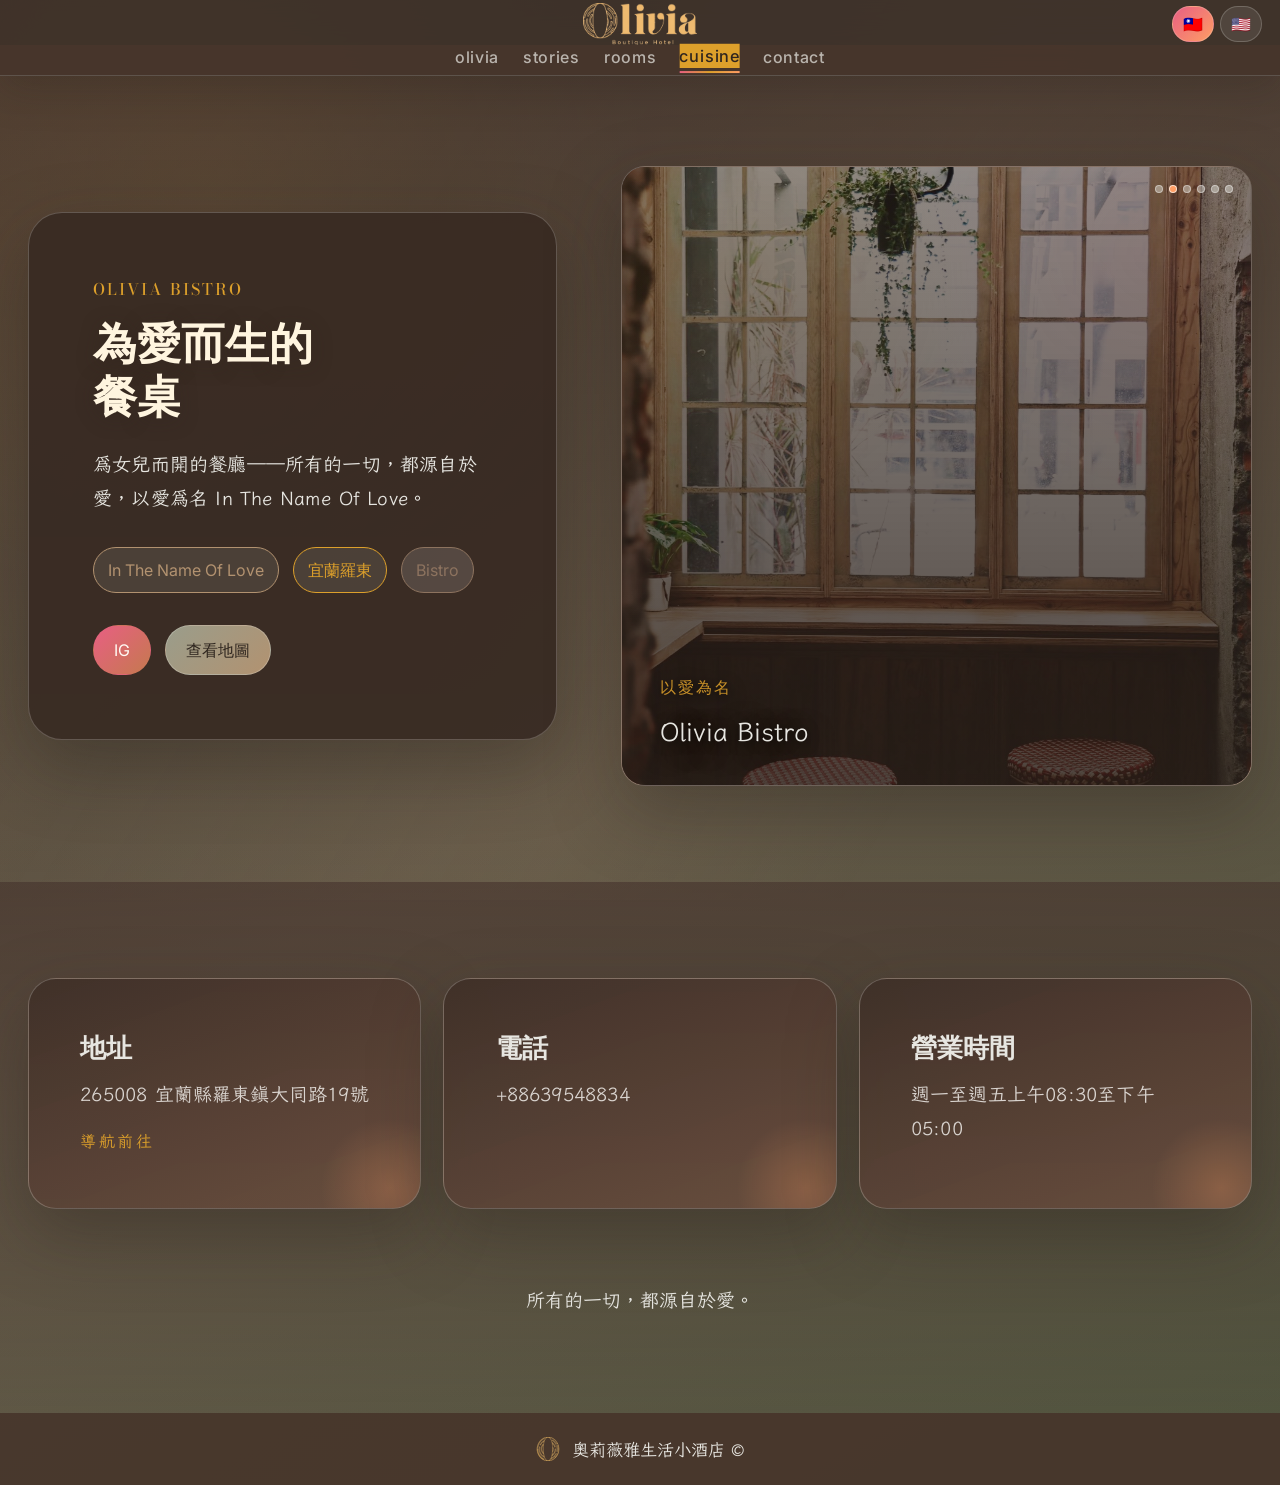
<file: olivia-bistro.html>
<!doctype html>
<html lang="zh-Hant">
<head>
<!-- Google Tag Manager -->
<script>
(function(w,d,s,l,i){w[l]=w[l]||[];w[l].push({'gtm.start':
new Date().getTime(),event:'gtm.js'});var f=d.getElementsByTagName(s)[0],
j=d.createElement(s),dl=l!='dataLayer'?'&l='+l:'';j.async=true;j.src=
'https://www.googletagmanager.com/gtm.js?id='+i+dl;f.parentNode.insertBefore(j,f);
})(window,document,'script','dataLayer','GTM-TDRXK42L');
</script>
<!-- End Google Tag Manager -->

  <meta charset="UTF-8" />
  <meta name="viewport" content="width=device-width, initial-scale=1.0" />
  <title data-i18n-title="seo.bistro.title">Olivia Bistro｜以愛為名的餐桌</title>
  <meta name="description" content="Olivia Bistro 位於宜蘭羅東，為女兒而開的餐廳。所有的一切，都源自於愛，以愛為名 In The Name Of Love。" data-i18n-meta="seo.bistro.description" />
  <meta name="keywords" content="Olivia Bistro, 羅東餐廳, 宜蘭餐廳, 宜蘭早午餐, In The Name Of Love" />
  <meta property="og:title" content="Olivia Bistro｜以愛為名的餐桌" />
  <meta property="og:description" content="為女兒而開的餐廳。所有的一切，都源自於愛，以愛為名 In The Name Of Love。" />
  <meta property="og:type" content="website" />
  <meta property="og:image" content="assets/images/cuisine-bistro-1.jpg" />
  <meta property="og:locale" content="zh_TW" />
  <meta property="og:locale:alternate" content="en_US" />
  <meta name="twitter:card" content="summary_large_image" />
  <meta name="twitter:title" content="Olivia Bistro｜以愛為名的餐桌" />
  <meta name="twitter:description" content="為女兒而開的餐廳。所有的一切，都源自於愛，以愛為名 In The Name Of Love。" />
  <meta name="twitter:image" content="assets/images/cuisine-bistro-1.jpg" />
  <script type="application/ld+json">{"@context":"https://schema.org","@type":"Restaurant","name":"Olivia Bistro","url":"olivia-bistro.html","image":"assets/images/cuisine-bistro-1.jpg","description":"為女兒而開的餐廳。所有的一切，都源自於愛，以愛為名 In The Name Of Love。","telephone":"+88639548834","address":{"@type":"PostalAddress","streetAddress":"大同路19號","addressLocality":"羅東鎮","addressRegion":"宜蘭縣","postalCode":"265008","addressCountry":"TW"},"openingHoursSpecification":[{"@type":"OpeningHoursSpecification","dayOfWeek":["Monday","Tuesday","Wednesday","Thursday","Friday"],"opens":"08:30","closes":"17:00"}],"sameAs":["https://www.instagram.com/bistro_olivia/"]}</script>
  <link rel="preconnect" href="https://fonts.googleapis.com">
  <link rel="preconnect" href="https://fonts.gstatic.com" crossorigin>
  <link href="https://fonts.googleapis.com/css2?family=Bodoni+Moda:opsz,wght@6..96,400;6..96,500;6..96,600;6..96,700&family=Inter:wght@300;400;500;600;700&family=LXGW+WenKai+TC:wght@300;400;500;700&family=LXGW+WenKai+Mono+TC:wght@300;400;500;700&display=swap" rel="stylesheet">
  <link rel="stylesheet" href="assets/css/styles.css?v=20260626-2" />
  <link rel="icon" type="image/x-icon" href="assets/images/o_logo-48x48.png" />
</head>
<body class="editorial-page bistro-page">
<!-- Google Tag Manager (noscript) -->
<noscript><iframe src="https://www.googletagmanager.com/ns.html?id=GTM-TDRXK42L"
height="0" width="0" style="display:none;visibility:hidden"></iframe></noscript>
<!-- End Google Tag Manager (noscript) -->

  <header class="site-header">
    <div class="header-inner">
      <div class="header-spacer"></div>
      <a class="brand" href="index.html" aria-label="奧莉薇雅生活小酒店首頁" data-i18n-attr="aria-label:ui.brandHome">
        <img src="assets/images/obh_olivia-logo-transparent-master.png" alt="奧莉薇雅生活小酒店標誌" data-i18n-attr="alt:ui.brandLogo" class="brand-logo" />
      </a>
      <div class="lang-switch" aria-label="Language selector">
      <button class="lang-btn active" data-lang="zh-Hant" aria-label="正體中文" title="正體中文">🇹🇼</button>
      <button class="lang-btn" data-lang="en" aria-label="English" title="English">🇺🇸</button>
</div>
    </div>
    <nav class="main-nav" aria-label="主選單">
      <a href="index.html" data-i18n="nav.olivia">Olivia</a>
      <a href="stories.html" data-i18n="nav.stories">Stories</a>
      <a href="rooms.html" data-i18n="nav.rooms">Rooms</a>
      <a class="active" href="cuisine.html" data-i18n="nav.cuisine">Cuisine</a>
      <a href="contact.html" data-i18n="nav.contact">Contact</a>
    </nav>
  </header>

  <main>
    <section class="section bistro-hero-section">
      <div class="section-narrow bistro-hero-layout">
        <div class="luxury-copy bistro-hero-copy reveal parallax" data-speed="0.03">
          <p class="section-label" data-i18n="bistro.heroLabel">Olivia Bistro</p>
          <h1 class="section-title" data-i18n="bistro.heroTitle">為愛而生的餐桌</h1>
          <p class="section-copy" style="margin-top:18px" data-i18n="bistro.heroBody">為女兒而開的餐廳——所有的一切，都源自於愛，以愛為名 In The Name Of Love。</p>
          <div class="pill-list">
            <span data-i18n="bistro.pill1">In The Name Of Love</span>
            <span data-i18n="bistro.pill2">Luodong, Yilan</span>
            <span data-i18n="bistro.pill3">Bistro</span>
          </div>
          <div class="hero-actions">
            <a class="btn gold" href="https://www.instagram.com/bistro_olivia/" target="_blank" rel="noopener" data-i18n="cta.ig">Instagram</a>
            <a class="btn ghost" href="https://maps.google.com/?q=265008 宜蘭縣羅東鎮大同路19號" target="_blank" rel="noopener" data-i18n="cta.map">查看地圖</a>
          </div>
        </div>

        <div class="carousel-card tall bistro-hero-carousel reveal" data-carousel data-interval="3600">
          <div class="carousel-dots"><span></span><span></span><span></span><span></span><span></span><span></span></div>
          <div class="carousel-track">
            <div class="carousel-slide"><img src="assets/images/cuisine-bistro-1.jpg" alt="Olivia Bistro" data-i18n-attr="alt:bistro.imageAlt" loading="lazy" /></div>
            <div class="carousel-slide"><img src="assets/images/cuisine-bistro-2.jpg" alt="Olivia Bistro" data-i18n-attr="alt:bistro.imageAlt" loading="lazy" /></div>
            <div class="carousel-slide"><img src="assets/images/cuisine-bistro-3.jpg" alt="Olivia Bistro" data-i18n-attr="alt:bistro.imageAlt" loading="lazy" /></div>
            <div class="carousel-slide"><img src="assets/images/cuisine-bistro-4.jpg" alt="Olivia Bistro" data-i18n-attr="alt:bistro.imageAlt" loading="lazy" /></div>
            <div class="carousel-slide"><img src="assets/images/cuisine-bistro-5.jpg" alt="Olivia Bistro" data-i18n-attr="alt:bistro.imageAlt" loading="lazy" /></div>
            <div class="carousel-slide"><img src="assets/images/cuisine-bistro-6.jpg" alt="Olivia Bistro" data-i18n-attr="alt:bistro.imageAlt" loading="lazy" /></div>
          </div>
          <div class="carousel-overlay"></div>
          <div class="carousel-meta">
            <div class="carousel-kicker" data-i18n="bistro.carouselKicker">以愛為名</div>
            <div class="carousel-title">Olivia Bistro</div>
          </div>
        </div>
      </div>
    </section>

    <section class="section soft bistro-info-section">
      <div class="section-narrow bistro-info-grid">
        <article class="experience-card reveal">
          <h3 data-i18n="bistro.addressLabel">地址</h3>
          <p data-i18n="bistro.address">265008 宜蘭縣羅東鎮大同路19號</p>
          <a class="link-inline" href="https://maps.google.com/?q=265008 宜蘭縣羅東鎮大同路19號" target="_blank" rel="noopener" data-i18n="cta.nav">導航前往</a>
        </article>
        <article class="experience-card reveal">
          <h3 data-i18n="bistro.phoneLabel">電話</h3>
          <p><a href="tel:+88639548834">+88639548834</a></p>
        </article>
        <article class="experience-card reveal">
          <h3 data-i18n="bistro.hoursLabel">營業時間</h3>
          <p data-i18n="bistro.hours">週一至週五上午08:30至下午05:00</p>
        </article>
      </div>
      <p class="soft-hook reveal" data-i18n="bistro.closingLine">所有的一切，都源自於愛。</p>
    </section>
  </main>

  <footer>
    <div class="footer-inner" style="display:flex; justify-content:center; align-items:center;">
      <span class="footer-logo-wrap">
        <img src="assets/images/o_logo-24x24.png" alt="奧莉薇雅標誌" data-i18n-attr="alt:ui.oliviaLogo">
      </span>
      <p data-i18n="footer.copy"><span class="footer-text">奧莉薇雅生活小酒店 ©</span></p>
    </div>
  </footer>

  <script src="assets/js/site.js?v=20260626-3"></script>
</body>
</html>
</file>
<file: assets/css/index.css>
/* Olivia index stylesheet — clean replacement for homepage only. */

:root{
  --bg:#9b5238;
  --panel:rgba(139,93,68,.72);
  --text:#fff4ea;
  --muted:#f4d9c7;
  --gold:#f1c45f;
  --line:rgba(255,244,234,.18);
  --max:1720px;
  --radius:52px;
  --font-display:"Bodoni Moda","Noto Serif TC",serif;
  --font-body:"LXGW WenKai TC","Noto Serif TC",serif;
}

*{box-sizing:border-box}
html{scroll-behavior:smooth}
body{
  margin:0;
  overflow-x:hidden;
  background:var(--bg);
  color:var(--text);
  font-family:var(--font-body);
  line-height:1.75;
}
a{color:inherit;text-decoration:none}
img{display:block;max-width:100%}

.site-header{
  position:sticky;
  top:0;
  z-index:50;
  background:rgba(155,82,56,.86);
  backdrop-filter:blur(18px);
  border-bottom:1px solid rgba(255,244,234,.1);
}
.header-inner{
  max-width:var(--max);
  margin:0 auto;
  padding:8px 28px 4px;
  display:grid;
  grid-template-columns:1fr auto 1fr;
  align-items:center;
}
.brand{justify-self:center}
.brand-logo{width:min(220px,46vw);height:auto}
.lang-switch{justify-self:end;display:flex;align-items:center;gap:14px}
.lang-btn{
  appearance:none;
  border:0;
  background:transparent;
  color:var(--text);
  border-radius:0;
  padding:0;
  cursor:pointer;
  font:inherit;
  font-size:0;
  letter-spacing:.08em;
  opacity:.72;
}
.lang-btn::after{font-size:.86rem}
.lang-btn[data-lang="zh-Hant"]::after{content:"正體中文"}
.lang-btn[data-lang="en"]::after{content:"English"}
.lang-btn.active{background:transparent;color:var(--gold);opacity:1}
.main-nav{
  max-width:var(--max);
  margin:0 auto;
  padding:0 28px 10px;
  display:flex;
  justify-content:center;
  gap:28px;
  flex-wrap:wrap;
  font-size:.86rem;
  letter-spacing:.14em;
}
.main-nav a{opacity:.82}
.main-nav a.active,.main-nav a:hover{opacity:1;color:var(--gold)}

.hero{padding:clamp(30px,3.2vw,58px) 0 clamp(54px,5.6vw,96px)}
.shell{max-width:var(--max);margin:0 auto;padding:0 clamp(20px,3vw,48px)}
.olivia-diagonal-page{display:grid;gap:clamp(52px,6.4vw,96px)}
.olivia-diagonal-row{
  display:grid;
  grid-template-columns:repeat(12,minmax(0,1fr));
  gap:clamp(24px,3.4vw,56px);
  align-items:center;
}
.olivia-visual,.olivia-text{min-width:0}
.row-top .visual-left{grid-column:1 / span 7}
.row-top .text-right{grid-column:8 / span 5}
.row-middle .text-left{grid-column:1 / span 6}
.row-middle .visual-center{grid-column:7 / span 6}
.row-lower .text-left{grid-column:1 / span 7}
.row-lower .visual-right{grid-column:8 / span 5}

.olivia-text{
  width:100%;
  background:var(--panel);
  border-radius:var(--radius);
  padding:clamp(32px,3.5vw,58px);
  overflow:hidden;
}
.hero-copy-balanced,.olivia-flow-heading,.olivia-flow-copy,.olivia-section-line,.olivia-motion-list{width:100%;max-width:100%}
.eyebrow,.section-label{
  margin:0 0 clamp(12px,1.4vw,22px);
  color:var(--gold);
  font-size:clamp(16px,1.02vw,22px);
  letter-spacing:.12em;
  line-height:1.35;
}
.hero-title,.section-title{
  margin:0;
  color:var(--text);
  font-family:var(--font-display);
  font-weight:500;
  line-height:1.18;
  letter-spacing:.01em;
  text-wrap:balance;
  word-break:keep-all;
  overflow-wrap:normal;
  line-break:strict;
}
.hero-title{font-size:clamp(30px,2.55vw,46px)}
.section-title{font-size:clamp(30px,2.35vw,44px)}
.hero-subtitle,.olivia-flow-copy p,.olivia-motion-item p{
  width:100%;
  max-width:100%;
  margin:0;
  color:var(--text);
  font-size:clamp(18px,1.08vw,23px);
  line-height:1.88;
  letter-spacing:.02em;
  text-align:left;
  white-space:normal;
  word-break:normal;
  overflow-wrap:normal;
  line-break:loose;
}
.hero-subtitle{margin-top:clamp(16px,1.9vw,28px)}
.olivia-flow-copy{display:grid;gap:clamp(20px,2vw,32px);margin-top:clamp(20px,2vw,32px)}

.carousel-card{
  position:relative;
  overflow:hidden;
  min-height:0;
  height:clamp(360px,40vw,540px);
  border-radius:30px;
  background:rgba(0,0,0,.22);
}
.carousel-track{
  position:absolute;
  inset:0;
  display:flex;
  flex-wrap:nowrap;
  height:100%;
  transition:transform .9s cubic-bezier(.22,.61,.36,1);
  will-change:transform;
}
.carousel-slide{flex:0 0 100%;width:100%;min-width:100%;height:100%;overflow:hidden}
.carousel-slide img{width:100%;height:100%;object-fit:cover;transform:scale(1.03);transition:transform 8s ease}
.carousel-card:hover .carousel-slide img{transform:scale(1.07)}
.carousel-overlay{position:absolute;inset:0;background:linear-gradient(180deg,rgba(30,22,18,.03),rgba(30,22,18,.36));pointer-events:none}
.carousel-meta{position:absolute;left:24px;right:24px;bottom:24px;color:var(--text);z-index:2}
.carousel-kicker{color:var(--gold);font-size:clamp(13px,.9vw,18px);letter-spacing:.12em}
.carousel-title{font-size:clamp(24px,2vw,38px);line-height:1.18;margin-top:8px;font-family:var(--font-display)}
.carousel-dots{position:absolute;top:24px;right:24px;display:flex;gap:8px;z-index:2}
.carousel-dots span{width:10px;height:10px;border-radius:999px;background:rgba(255,255,255,.42);border:1px solid rgba(255,255,255,.55)}
.carousel-dots span.active{background:#fff}

.olivia-section-line{padding-bottom:clamp(20px,2.2vw,32px);border-bottom:1px solid var(--line)}
.olivia-motion-list{display:grid;gap:0}
.olivia-motion-item{
  display:grid;
  grid-template-columns:64px max-content minmax(0,1fr);
  gap:clamp(18px,2vw,30px);
  align-items:baseline;
  padding:clamp(20px,2.2vw,32px) 0;
  border-bottom:1px solid var(--line);
}
.olivia-motion-item span{grid-column:1;color:var(--gold);font-size:clamp(17px,1.1vw,24px);letter-spacing:.12em}
.olivia-motion-item h3{
  grid-column:2;
  margin:0;
  white-space:nowrap;
  color:var(--text);
  font-family:var(--font-display);
  font-weight:500;
  font-size:clamp(24px,1.72vw,34px);
  line-height:1.16;
}
.olivia-motion-item p{grid-column:3;font-size:clamp(16px,1vw,20px);line-height:1.8}

.reveal{opacity:0;transform:translateY(26px);transition:opacity .8s ease,transform .8s ease}
.reveal.is-visible{opacity:1;transform:none}

footer{padding:42px 20px 56px;text-align:center;border-top:1px solid rgba(255,244,234,.12)}
.footer-inner{gap:10px;color:var(--muted)}
.footer-logo-wrap img{width:24px;height:24px}

@media (max-width:1100px){
  .row-top .visual-left{grid-column:1 / span 6}
  .row-top .text-right{grid-column:7 / span 6}
  .row-middle .text-left{grid-column:1 / span 6}
  .row-middle .visual-center{grid-column:7 / span 6}
  .row-lower .text-left{grid-column:1 / span 12}
  .row-lower .visual-right{grid-column:1 / span 12}
  .olivia-motion-item{grid-template-columns:58px max-content minmax(0,1fr)}
  .hero-title{font-size:clamp(30px,3.15vw,42px)}
  .section-title{font-size:clamp(30px,3vw,40px)}
}

@media (max-width:820px){
  .header-inner{grid-template-columns:1fr;gap:6px;padding:8px 20px 4px}
  .brand,.lang-switch{justify-self:center}
  .brand-logo{width:min(190px,54vw)}
  .main-nav{gap:16px;font-size:.82rem;padding-bottom:10px}
  .olivia-diagonal-row{grid-template-columns:1fr}
  .row-top .visual-left,.row-top .text-right,.row-middle .text-left,.row-middle .visual-center,.row-lower .text-left,.row-lower .visual-right{grid-column:1 / -1}
  .olivia-text{border-radius:32px;padding:28px 24px}
  .hero-title{font-size:clamp(30px,8vw,38px)}
  .section-title{font-size:clamp(28px,7.2vw,36px)}
  .hero-subtitle,.olivia-flow-copy p{font-size:clamp(17px,4.5vw,21px);line-height:1.82}
  .carousel-card{height:320px}
  .olivia-motion-item{grid-template-columns:1fr;gap:8px}
  .olivia-motion-item span,.olivia-motion-item h3,.olivia-motion-item p{grid-column:1}
  .olivia-motion-item h3{white-space:normal;font-size:clamp(26px,7vw,34px)}
}
</file>
<file: assets/css/contact.css>
/* Olivia contact stylesheet — clean page CSS. Preserve contact information, images, and map. */

:root{
  --bg:#d6a13d;
  --panel:rgba(92,61,34,.62);
  --text:#fff4ea;
  --muted:#f1dec8;
  --gold:#ffe08a;
  --line:rgba(255,244,234,.22);
  --max:1480px;
  --radius:42px;
  --font-display:"Bodoni Moda","Noto Serif TC",serif;
  --font-body:"LXGW WenKai TC","Noto Serif TC",serif;
}

*{box-sizing:border-box}
html{scroll-behavior:smooth}
body{
  margin:0;
  overflow-x:hidden;
  background:var(--bg);
  color:var(--text);
  font-family:var(--font-body);
  line-height:1.8;
}
a{color:inherit;text-decoration:none}
img{display:block;max-width:100%}

.site-header{
  position:sticky;
  top:0;
  z-index:50;
  background:rgba(214,161,61,.86);
  backdrop-filter:blur(18px);
  border-bottom:1px solid rgba(255,244,234,.16);
}
.header-inner{
  max-width:var(--max);
  margin:0 auto;
  padding:8px 28px 4px;
  display:grid;
  grid-template-columns:1fr auto 1fr;
  align-items:center;
}
.brand{justify-self:center}
.brand-logo{width:min(220px,46vw);height:auto}
.lang-switch{justify-self:end;display:flex;align-items:center;gap:14px}
.lang-btn{
  appearance:none;
  border:0;
  background:transparent;
  color:var(--text);
  border-radius:0;
  padding:0;
  cursor:pointer;
  font:inherit;
  font-size:0;
  letter-spacing:.08em;
  opacity:.72;
}
.lang-btn::after{font-size:.86rem}
.lang-btn[data-lang="zh-Hant"]::after{content:"正體中文"}
.lang-btn[data-lang="en"]::after{content:"English"}
.lang-btn.active{background:transparent;color:var(--gold);opacity:1}
.main-nav{
  max-width:var(--max);
  margin:0 auto;
  padding:0 28px 10px;
  display:flex;
  justify-content:center;
  gap:28px;
  flex-wrap:wrap;
  font-size:.86rem;
  letter-spacing:.14em;
}
.main-nav a{opacity:.84}
.main-nav a.active,.main-nav a:hover{opacity:1;color:var(--gold)}

.section{padding:clamp(38px,4.6vw,76px) 0}
.section.soft{padding-top:clamp(34px,4vw,68px)}
.section-narrow{width:min(100% - 48px,var(--max));margin-inline:auto}
.contact-hero{
  display:grid;
  grid-template-columns:minmax(0,.92fr) minmax(420px,1.08fr);
  gap:clamp(28px,4vw,64px);
  align-items:center;
}
.contact-card,.direction-card{
  background:var(--panel);
  border:1px solid var(--line);
  border-radius:var(--radius);
  padding:clamp(28px,3.4vw,54px);
  backdrop-filter:blur(4px);
  min-width:0;
  overflow:hidden;
}
.contact-logo{width:min(140px,32vw);height:auto;margin-bottom:clamp(18px,2vw,28px)}
.section-label{
  margin:0 0 clamp(12px,1.4vw,22px);
  color:var(--gold);
  font-size:clamp(16px,1.02vw,22px);
  letter-spacing:.12em;
  line-height:1.35;
}
h1,h2{
  margin:0;
  color:var(--text);
  font-family:var(--font-display);
  font-weight:500;
  line-height:1.2;
  letter-spacing:.005em;
  white-space:normal;
  word-break:normal;
  overflow-wrap:anywhere;
  line-break:loose;
  text-wrap:normal;
}
h1,.brand-name{font-size:clamp(34px,3.15vw,56px)}
h2,.section-title{font-size:clamp(30px,2.55vw,46px)}
.subtle,.conversion-contact-note,.section-copy,.direction-card p{
  margin:clamp(14px,1.6vw,24px) 0 0;
  color:var(--text);
  font-size:clamp(18px,1.1vw,23px);
  line-height:1.88;
  letter-spacing:.02em;
  white-space:normal;
  word-break:normal;
  overflow-wrap:anywhere;
  line-break:loose;
}
.conversion-contact-note{color:var(--gold)}
.contact-actions{display:flex;flex-wrap:wrap;gap:12px;margin-top:clamp(20px,2vw,30px)}
.btn{
  display:inline-flex;
  align-items:center;
  justify-content:center;
  min-height:44px;
  padding:10px 18px;
  border-radius:999px;
  border:1px solid var(--line);
  background:rgba(255,244,234,.08);
  color:var(--text);
  letter-spacing:.12em;
}
.btn.gold,.btn:hover{background:rgba(255,224,138,.22);color:var(--gold)}
.contact-list{display:grid;gap:14px;margin-top:clamp(24px,2.6vw,38px)}
.contact-list div{
  display:grid;
  grid-template-columns:90px minmax(0,1fr);
  gap:14px;
  padding-top:14px;
  border-top:1px solid var(--line);
  font-size:clamp(16px,1vw,20px);
}
.contact-list strong{color:var(--gold);font-weight:500;letter-spacing:.08em}
.contact-list a{overflow-wrap:anywhere}

.carousel-card{
  position:relative;
  overflow:hidden;
  border-radius:var(--radius);
  border:1px solid var(--line);
  background:rgba(0,0,0,.18);
  box-shadow:0 24px 72px rgba(0,0,0,.22);
}
.carousel-card.tall{height:clamp(460px,48vw,700px)}
.carousel-card.medium{height:clamp(260px,24vw,380px)}
.carousel-track{
  position:absolute;
  inset:0;
  display:flex;
  flex-wrap:nowrap;
  height:100%;
  transition:transform .9s cubic-bezier(.22,.61,.36,1);
  will-change:transform;
}
.carousel-slide{flex:0 0 100%;width:100%;min-width:100%;height:100%;overflow:hidden}
.carousel-slide img{width:100%;height:100%;object-fit:cover;transform:scale(1.03);transition:transform 8s ease}
.carousel-overlay{position:absolute;inset:0;background:linear-gradient(180deg,rgba(30,22,18,.03),rgba(30,22,18,.32));pointer-events:none}
.carousel-dots{position:absolute;top:24px;right:24px;display:flex;gap:8px;z-index:2}
.carousel-dots span{width:10px;height:10px;border-radius:999px;background:rgba(255,255,255,.42);border:1px solid rgba(255,255,255,.55)}
.carousel-dots span.active{background:#fff}

.contact-map-priority{padding-top:0}
.travel-grid{display:flex;gap:18px;flex-wrap:wrap}
.direction-card{flex:1 1 280px;padding:clamp(24px,2.6vw,38px)}
.direction-card strong{display:block;color:var(--gold);font-size:clamp(18px,1.1vw,23px);letter-spacing:.08em}
.map-links{display:flex;flex-wrap:wrap;gap:12px;margin:clamp(22px,2.4vw,34px) 0}
.map-shell{overflow:hidden;border-radius:var(--radius);border:1px solid var(--line);box-shadow:0 24px 72px rgba(0,0,0,.18)}
.map-shell iframe{display:block;width:100%}
.build-gallery{
  display:grid;
  grid-template-columns:repeat(3,minmax(0,1fr));
  gap:18px;
  margin-top:clamp(36px,5vw,72px);
}

.reveal{opacity:0;transform:translateY(26px);transition:opacity .8s ease,transform .8s ease}
.reveal.is-visible{opacity:1;transform:none}

footer{padding:42px 20px 56px;text-align:center;border-top:1px solid rgba(255,244,234,.16)}
.footer-inner{gap:10px;color:var(--muted)}
.footer-logo-wrap img{width:24px;height:24px}

@media (max-width:980px){
  .contact-hero{grid-template-columns:1fr}
  .build-gallery{grid-template-columns:repeat(2,minmax(0,1fr))}
}

@media (max-width:760px){
  .header-inner{grid-template-columns:1fr;gap:6px;padding:8px 20px 4px}
  .brand,.lang-switch{justify-self:center}
  .brand-logo{width:min(190px,54vw)}
  .main-nav{gap:16px;font-size:.82rem;padding-bottom:10px}
  .section-narrow{width:min(100% - 36px,var(--max))}
  .contact-card,.direction-card{border-radius:32px;padding:26px 22px}
  h1,.brand-name{font-size:clamp(30px,8vw,40px)}
  h2,.section-title{font-size:clamp(28px,7.2vw,36px)}
  .subtle,.conversion-contact-note,.section-copy,.direction-card p{font-size:clamp(17px,4.5vw,21px);line-height:1.82}
  .contact-list div{grid-template-columns:1fr;gap:6px}
  .carousel-card.tall{height:320px}
  .carousel-card.medium{height:220px}
  .build-gallery{grid-template-columns:1fr}
}
</file>
<file: assets/css/cuisine.css>
/* Olivia cuisine stylesheet — clean page CSS. Preserve copy, images, and carousel structure. */

:root{
  --bg:#b66a3c;
  --panel:rgba(96,55,36,.62);
  --text:#fff4ea;
  --muted:#f0d8c8;
  --gold:#f1c45f;
  --line:rgba(255,244,234,.18);
  --max:1480px;
  --radius:42px;
  --font-display:"Bodoni Moda","Noto Serif TC",serif;
  --font-body:"LXGW WenKai TC","Noto Serif TC",serif;
}

*{box-sizing:border-box}
html{scroll-behavior:smooth}
body{
  margin:0;
  overflow-x:hidden;
  background:var(--bg);
  color:var(--text);
  font-family:var(--font-body);
  line-height:1.8;
}
a{color:inherit;text-decoration:none}
img{display:block;max-width:100%}

.site-header{
  position:sticky;
  top:0;
  z-index:50;
  background:rgba(182,106,60,.86);
  backdrop-filter:blur(18px);
  border-bottom:1px solid rgba(255,244,234,.1);
}
.header-inner{
  max-width:var(--max);
  margin:0 auto;
  padding:8px 28px 4px;
  display:grid;
  grid-template-columns:1fr auto 1fr;
  align-items:center;
}
.brand{justify-self:center}
.brand-logo{width:min(220px,46vw);height:auto}
.lang-switch{justify-self:end;display:flex;align-items:center;gap:14px}
.lang-btn{
  appearance:none;
  border:0;
  background:transparent;
  color:var(--text);
  border-radius:0;
  padding:0;
  cursor:pointer;
  font:inherit;
  font-size:0;
  letter-spacing:.08em;
  opacity:.72;
}
.lang-btn::after{font-size:.86rem}
.lang-btn[data-lang="zh-Hant"]::after{content:"正體中文"}
.lang-btn[data-lang="en"]::after{content:"English"}
.lang-btn.active{background:transparent;color:var(--gold);opacity:1}
.main-nav{
  max-width:var(--max);
  margin:0 auto;
  padding:0 28px 10px;
  display:flex;
  justify-content:center;
  gap:28px;
  flex-wrap:wrap;
  font-size:.86rem;
  letter-spacing:.14em;
}
.main-nav a{opacity:.82}
.main-nav a.active,.main-nav a:hover{opacity:1;color:var(--gold)}

.section{padding:clamp(34px,4vw,68px) 0 clamp(64px,7vw,110px)}
.section-narrow{width:min(100% - 48px,var(--max));margin-inline:auto}
.tasting-layout{
  display:grid;
  grid-template-columns:minmax(0,.82fr) minmax(300px,.55fr);
  gap:clamp(22px,3vw,48px);
  align-items:start;
}
.luxury-copy,.experience-card,.bistro-link-card{
  background:var(--panel);
  border:1px solid var(--line);
  border-radius:var(--radius);
  padding:clamp(24px,2.8vw,44px);
  backdrop-filter:blur(4px);
}
.cuisine-copy-panel{
  width:min(100%,860px);
  min-height:0;
  align-self:start;
}
.quote-card{
  background:transparent;
  border:0;
  border-radius:0;
  padding:0;
  backdrop-filter:none;
  align-self:center;
}
.section-label{
  margin:0 0 clamp(10px,1.1vw,18px);
  color:var(--gold);
  font-size:clamp(15px,.9vw,19px);
  letter-spacing:.12em;
  line-height:1.35;
}
h1,h2,h3{
  margin:0;
  color:var(--text);
  font-family:var(--font-display);
  font-weight:500;
  line-height:1.2;
  letter-spacing:.005em;
  word-break:keep-all;
  line-break:strict;
  text-wrap:balance;
}
h1,.section-title{font-size:clamp(26px,2vw,38px)}
h2{font-size:clamp(30px,2.55vw,46px)}
h3{font-size:clamp(24px,1.8vw,34px)}
.cuisine-copy-panel .section-title{
  max-width:none;
  white-space:nowrap;
}
.section-copy,.quote-card blockquote,.experience-card p,.bistro-link-copy p,.soft-hook{
  margin:clamp(12px,1.4vw,20px) 0 0;
  width:100%;
  max-width:100%;
  color:var(--text);
  font-size:clamp(17px,1vw,21px);
  line-height:1.82;
  letter-spacing:.02em;
  white-space:normal;
  word-break:normal;
  overflow-wrap:normal;
  line-break:loose;
}
.cuisine-copy-panel .section-copy{max-width:36em}
.quote-card blockquote{margin-top:0;font-family:var(--font-display);font-size:clamp(24px,1.9vw,36px);line-height:1.4}
.quote-meta{margin:18px 0 0;color:var(--gold);letter-spacing:.12em}
.pill-list{display:none}
.hero-actions{margin-top:clamp(16px,1.8vw,24px)}
.btn{
  display:inline-flex;
  align-items:center;
  justify-content:center;
  min-height:42px;
  padding:9px 16px;
  border-radius:999px;
  border:1px solid var(--line);
  background:rgba(241,196,95,.18);
  color:var(--gold);
  letter-spacing:.12em;
}

.cuisine-gallery{
  display:grid;
  grid-template-columns:minmax(0,1.25fr) minmax(320px,.75fr);
  gap:clamp(20px,3vw,38px);
  margin-top:clamp(34px,4.5vw,70px);
}
.stack-grid{display:grid;gap:clamp(20px,3vw,38px)}
.carousel-card{
  position:relative;
  overflow:hidden;
  border-radius:var(--radius);
  border:1px solid var(--line);
  background:rgba(0,0,0,.18);
  box-shadow:0 24px 72px rgba(0,0,0,.22);
}
.carousel-card.tall{height:clamp(460px,50vw,760px)}
.carousel-card.short{height:clamp(220px,22vw,360px)}
.carousel-card.medium{height:clamp(380px,42vw,620px)}
.carousel-track{
  position:absolute;
  inset:0;
  display:flex;
  flex-wrap:nowrap;
  height:100%;
  transition:transform .9s cubic-bezier(.22,.61,.36,1);
  will-change:transform;
}
.carousel-slide{flex:0 0 100%;width:100%;min-width:100%;height:100%;overflow:hidden}
.carousel-slide img{width:100%;height:100%;object-fit:cover;transform:scale(1.03);transition:transform 8s ease}
.carousel-overlay{position:absolute;inset:0;background:linear-gradient(180deg,rgba(30,22,18,.03),rgba(30,22,18,.36));pointer-events:none}
.carousel-meta{position:absolute;left:24px;right:24px;bottom:24px;z-index:2;color:var(--text)}
.carousel-kicker{color:var(--gold);font-size:clamp(15px,1vw,20px);letter-spacing:.12em}
.carousel-dots{position:absolute;top:24px;right:24px;display:flex;gap:8px;z-index:2}
.carousel-dots span{width:10px;height:10px;border-radius:999px;background:rgba(255,255,255,.42);border:1px solid rgba(255,255,255,.55)}
.carousel-dots span.active{background:#fff}

.bistro-link-section,.private-kitchen-section{margin-top:clamp(36px,5vw,80px)}
.bistro-link-card{
  display:grid;
  grid-template-columns:minmax(320px,.9fr) minmax(0,1fr);
  gap:clamp(26px,4vw,60px);
  align-items:center;
  padding:clamp(20px,3vw,38px);
}
.bistro-link-media{overflow:hidden;border-radius:calc(var(--radius) - 10px);height:clamp(320px,32vw,520px)}
.bistro-link-media img{width:100%;height:100%;object-fit:cover}
.link-inline{display:inline-block;margin-top:22px;color:var(--gold);letter-spacing:.12em}
.private-kitchen-section{display:grid}
.soft-hook{
  width:min(100% - 48px,var(--max));
  margin:clamp(42px,5vw,80px) auto clamp(24px,3vw,44px);
  color:var(--gold);
  font-family:var(--font-display);
  font-size:clamp(28px,2.4vw,46px);
}
.experience-grid{display:grid;grid-template-columns:repeat(3,minmax(0,1fr));gap:clamp(18px,2.6vw,34px)}
.experience-card p{font-size:clamp(16px,1vw,20px)}

.reveal{opacity:0;transform:translateY(26px);transition:opacity .8s ease,transform .8s ease}
.reveal.is-visible{opacity:1;transform:none}

footer{padding:42px 20px 56px;text-align:center;border-top:1px solid rgba(255,244,234,.12)}
.footer-inner{gap:10px;color:var(--muted)}
.footer-logo-wrap img{width:24px;height:24px}

@media (max-width:980px){
  .tasting-layout,.cuisine-gallery,.bistro-link-card,.experience-grid{grid-template-columns:1fr}
  .carousel-card.tall{height:clamp(360px,62vw,620px)}
  .cuisine-copy-panel .section-title{white-space:normal}
}

@media (max-width:760px){
  .header-inner{grid-template-columns:1fr;gap:6px;padding:8px 20px 4px}
  .brand,.lang-switch{justify-self:center}
  .brand-logo{width:min(190px,54vw)}
  .main-nav{gap:16px;font-size:.82rem;padding-bottom:10px}
  .section-narrow,.soft-hook{width:min(100% - 36px,var(--max))}
  .luxury-copy,.experience-card,.bistro-link-card{border-radius:32px;padding:24px 22px}
  h1,.section-title{font-size:clamp(26px,6.8vw,34px)}
  h2{font-size:clamp(28px,7.2vw,36px)}
  .section-copy,.quote-card blockquote,.experience-card p,.bistro-link-copy p{font-size:clamp(17px,4.5vw,21px);line-height:1.82}
  .carousel-card.tall,.carousel-card.medium{height:320px}
  .carousel-card.short{height:220px}
  .bistro-link-media{height:280px}
}
</file>
<file: assets/css/styles.css>
/* Olivia Boutique Hotel stylesheet
   Order: foundations, shared components, page systems, palette, final layout fixes. */

@import url("https://fonts.googleapis.com/css2?family=Noto+Serif+TC:wght@400;600;700&display=swap");

/* =========================================================
   01 Foundations and Design Tokens
   ========================================================= */
:root{
  /* =========================
     DESIGN TOKENS
  ========================= */

  /* 2026 Pantone Cloud Dancer palette */
  --pantone-cloud-dancer:#e7e6e1;
  --pantone-iced-coffee:#b29270;
  --pantone-mango-mojito:#dda02b;
  --pantone-cocoa-creme:#8d735f;
  --pantone-pink-lemonade:#e85f83;
  --pantone-tea:#9a9d8b;
  --pantone-papaya:#ff9d64;
  --pantone-caramel:#c5794f;

  /* Color - Primary */
  --color-primary-100:var(--pantone-cloud-dancer);
  --color-primary-200:var(--pantone-mango-mojito);

  /* Color - Secondary */
  --color-secondary-100:var(--pantone-iced-coffee);
  --color-secondary-200:var(--pantone-papaya);
  --color-secondary-300:var(--pantone-caramel);
  --color-secondary-400:var(--pantone-cocoa-creme);

  /* Color - Background / Surface */
  --color-bg-base:#ebe9e3;
  --color-bg-soft:#f4f2ed;
  --color-bg-surface:rgba(231,230,225,0.68);
  --color-bg-surface-strong:rgba(247,246,241,0.9);
  --color-bg-overlay:rgba(231,230,225,0.32);

  /* Color - Text */
  --color-text-primary:#4f4439;
  --color-text-secondary:#7e6a58;
  --color-text-muted:#948d7d;
  --color-text-on-dark:#f7f6f1;

  /* Color - UI */
  --color-border:rgba(141,115,95,.24);
  --color-shadow:rgba(141,115,95,.14);

  /* Brand aliases */
  --bg:var(--color-bg-base);
  --bg-soft:var(--color-bg-soft);
  --surface:var(--color-bg-surface);
  --surface-strong:var(--color-bg-surface-strong);
  --ink:var(--color-text-primary);
  --muted:var(--color-text-secondary);
  --gold:var(--color-primary-200);
  --gold-soft:#ff9d64;
  --rose:var(--color-secondary-100);
  --line:var(--color-border);
  --shadow:0 24px 60px var(--color-shadow);

  /* Typography */
  --font-serif:"Cormorant Garamond","Noto Serif TC",serif;
  --font-sans:"Inter","Noto Serif TC",sans-serif;
  --text-hero:clamp(3rem,6vw,5.5rem);
  --text-display:clamp(2.4rem,5vw,4.7rem);
  --text-h2:clamp(2.1rem,4vw,3.5rem);
  --text-body-lg:1.125rem;
  --text-body:1rem;
  --text-caption:.9rem;

  /* Spacing */
  --space-2xs:6px;
  --space-xs:12px;
  --space-sm:20px;
  --space-md:28px;
  --space-lg:36px;
  --space-xl:56px;
  --space-2xl:72px;
  --space-3xl:110px;

  /* Radius */
  --radius-sm:12px;
  --radius-md:18px;
  --radius-lg:24px;
  --radius-xl:34px;

  /* Motion */
  --ease-standard:cubic-bezier(.4,0,.2,1);
  --ease-luxury:cubic-bezier(.25,.1,.25,1);
  --duration-fast:.25s;
  --duration-medium:.5s;
  --duration-slow:1s;

  --max:1280px;
}

/* Themes */
[data-theme="luxury"]{
  --color-bg-base:#ebe9e3;
  --color-bg-soft:#f4f2ed;
  --color-bg-surface:rgba(231,230,225,0.68);
  --color-bg-surface-strong:rgba(247,246,241,0.9);
  --color-text-primary:#4f4439;
  --color-text-secondary:#7e6a58;
  --color-border:rgba(141,115,95,.24);
  --color-shadow:rgba(141,115,95,.14);
}
[data-theme="dark"]{
  --color-bg-base:#1d1816;
  --color-bg-soft:#241e1b;
  --color-bg-surface:rgba(36,30,27,.78);
  --color-bg-surface-strong:rgba(44,37,33,.9);
  --color-text-primary:#f5eee8;
  --color-text-secondary:#d7c0b1;
  --color-text-muted:#b89f94;
  --color-border:rgba(231,230,225,.16);
  --color-shadow:rgba(0,0,0,.28);
  --ink:var(--color-text-primary);
  --muted:var(--color-text-secondary);
  --line:var(--color-border);
}
[data-theme="summer"]{
  --color-bg-base:#f6efe8;
  --color-bg-soft:#fbf5ef;
  --color-bg-surface:rgba(255,252,248,.74);
  --color-bg-surface-strong:rgba(255,249,241,.92);
  --color-primary-200:#efc57d;
}
[data-theme="winter"]{
  --color-bg-base:#edeae6;
  --color-bg-soft:#f5f2ee;
  --color-bg-surface:rgba(255,255,255,.7);
  --color-bg-surface-strong:rgba(252,250,247,.9);
  --color-secondary-400:#a98477;
}

*{box-sizing:border-box}
html{scroll-behavior:smooth}
body{
  margin:0;
  color:var(--ink);
  font-family:var(--font-editorial-body-zh);
  line-height:1.75;
  background:
    radial-gradient(circle at top left, rgba(231,230,225,.46), transparent 24%),
    radial-gradient(circle at 100% 10%, rgba(255,157,100,.20), transparent 22%),
    linear-gradient(180deg, var(--bg-soft) 0%, var(--bg) 52%, #ebe9e3 100%);
}
body::before{
  content:"";
  position:fixed;
  inset:0;
  pointer-events:none;
  background:linear-gradient(120deg,rgba(255,255,255,.14),transparent 26%,rgba(255,255,255,.06) 58%,transparent 70%);
  opacity:.7;
}
a{text-decoration:none;color:inherit}
img{display:block;max-width:100%}
h1,h2,h3,h4{
  margin:0;
  line-height:1.04;
  letter-spacing:.01em;
  font-family:var(--font-editorial-display);
  font-weight:500;
}
p{margin:0}
.shell,.section-narrow{max-width:var(--max);margin:0 auto;padding:0 28px}
.section{padding:110px 0;position:relative}
.section.soft{background:linear-gradient(180deg, rgba(255,255,255,.3), rgba(255,255,255,0))}
.section-label,.eyebrow{


  margin:0 0 14px;
  font-size:.78rem;
  letter-spacing:.28em;
  text-transform:uppercase;
  color:var(--muted);
}
.section-title{font-size:clamp(2.8rem,5vw,4.7rem)}
.section-copy{max-width:64ch;color:var(--muted)}
.reveal{opacity:0;transform:translateY(26px);transition:opacity .8s ease, transform .8s ease}


.reveal.is-visible{opacity:1;transform:none}
.site-header{
  position:sticky;top:0;z-index:50;
  backdrop-filter:blur(20px);
  background:rgba(247,246,241,.78);
  border-bottom:1px solid var(--line);
}
.header-inner{
  max-width:var(--max);margin:0 auto;padding:16px 28px 10px;
  display:grid;grid-template-columns:1fr auto 1fr;align-items:center;
}
.header-spacer{height:1px}
.brand{justify-self:center}
.brand-logo{width:min(300px,56vw);filter:drop-shadow(0 8px 24px rgba(0,0,0,.06))}
.lang-switch{justify-self:end;display:flex;gap:8px}
.lang-btn{
  border:1px solid var(--line);background:rgba(255,255,255,.6);color:var(--ink);
  border-radius:999px;padding:8px 14px;cursor:pointer;font:inherit;
  transition:all .25s ease;
}
.lang-btn.active,.lang-btn:hover{background:linear-gradient(135deg,#e7e6e1,#b29270);border-color:transparent}
.main-nav{
  max-width:var(--max);margin:0 auto;padding:0 28px 16px;


  display:flex;justify-content:center;gap:30px;flex-wrap:wrap;
  letter-spacing:.18em;text-transform:lowercase;font-size:.9rem;
}
.main-nav a{position:relative;opacity:.72;transition:opacity .25s ease}
.main-nav a::after{
  content:"";position:absolute;left:0;right:0;bottom:-7px;height:1px;
  background:var(--ink);transform:scaleX(0);transform-origin:center;transition:transform .25s ease;
}
.main-nav a.active,.main-nav a:hover{opacity:1}
.main-nav a.active::after,.main-nav a:hover::after{transform:scaleX(1)}
.hero{padding:36px 0 34px}
.hero-grid{display:grid;grid-template-columns:1.05fr .95fr;gap:28px;align-items:end}
.glass-card{
  background:linear-gradient(180deg,rgba(255,255,255,.7),rgba(255,255,255,.46));
  border:1px solid rgba(255,255,255,.65);box-shadow:var(--shadow);
  border-radius:var(--radius-xl);
}
.hero-copy{padding:56px 52px}
.hero-title{font-size:clamp(4rem,8vw,7rem);max-width:8ch}
.hero-subtitle{margin-top:22px;max-width:56ch;color:var(--muted);font-size:1.05rem}
.hero-actions,.contact-actions,.map-links,.pill-list,.travel-grid{display:flex;gap:14px;flex-wrap:wrap}
.btn{
  display:inline-flex;align-items:center;justify-content:center;gap:10px;
  padding:12px 20px;border-radius:999px;border:1px solid var(--line);
  background:rgba(255,255,255,.58);transition:transform .25s ease, background .25s ease, box-shadow .25s ease;
}
.btn.primary{background:rgba(79,68,57,.94);color:#fff;border-color:transparent}
.btn.gold{background:linear-gradient(135deg,#e7e6e1,#dda02b);border-color:transparent}
.btn:hover,.pill-list span:hover,.map-links a:hover{transform:translateY(-2px);box-shadow:0 14px 34px rgba(141,115,95,.12)}
.hero-note{padding:30px;min-height:190px;display:flex;align-items:end;color:var(--muted)}
.metrics{display:grid;grid-template-columns:repeat(3,1fr);gap:16px;margin-top:30px}
.metric{padding:18px 16px;border-top:1px solid var(--line)}
.metric strong{display:block;font-size:2rem;font-family:"Cormorant Garamond","Noto Serif TC",serif}
.metric span{font-size:.88rem;color:var(--muted);letter-spacing:.08em;text-transform:uppercase}
.carousel-grid-main{display:grid;grid-template-columns:repeat(3,1fr);gap:18px;margin-bottom:30px}
.carousel-grid-4{display:grid;grid-template-columns:repeat(4,1fr);gap:18px}
.carousel-grid-3{display:grid;grid-template-columns:repeat(3,1fr);gap:18px}
.carousel-card,.editorial-card,.info-card,.feature-card,.quote-card,.contact-card,.direction-card,.gallery-shell{
  border-radius:var(--radius-lg);overflow:hidden;background:rgba(255,255,255,.55);border:1px solid var(--line);box-shadow:var(--shadow)
}
.carousel-card{position:relative;min-height:520px}
.carousel-card.tall{min-height:620px}
.carousel-card.medium{min-height:460px}
.carousel-card.short{min-height:380px}
.carousel-card > .carousel-track{position:absolute;inset:0;height:100%}
.carousel-track{display:flex;height:100%;transition:transform .9s cubic-bezier(.22,.61,.36,1);will-change:transform}
.carousel-slide{min-width:100%;height:100%;position:relative;overflow:hidden}
.carousel-slide img{width:100%;height:100%;object-fit:cover;transform:scale(1.03);transition:transform 8s ease, filter .5s ease}
.carousel-card:hover .carousel-slide img{transform:scale(1.08)}
.carousel-overlay{position:absolute;inset:0;background:linear-gradient(180deg,rgba(30,22,18,.04),rgba(30,22,18,.26));pointer-events:none}
.carousel-meta{position:absolute;left:18px;right:18px;bottom:18px;color:#fff;z-index:2}
.carousel-kicker{font-size:.74rem;letter-spacing:.22em;text-transform:uppercase;opacity:.88}
.carousel-title{font-size:1.45rem;margin-top:8px}
.carousel-dots{position:absolute;top:18px;right:18px;display:flex;gap:6px;z-index:2}
.carousel-dots span{width:8px;height:8px;border-radius:999px;background:rgba(255,255,255,.42);border:1px solid rgba(255,255,255,.4)}
.carousel-dots span.active{background:#fff}
.two-col{display:grid;grid-template-columns:.9fr 1.1fr;gap:46px;align-items:start}
.copy-stack p{margin:0 0 18px;color:var(--muted)}
.feature-grid{display:grid;grid-template-columns:repeat(3,1fr);gap:18px}
.feature-card{padding:30px;min-height:250px}
.feature-card span{display:inline-block;margin-bottom:12px;color:#c5794f;font-size:.78rem;letter-spacing:.18em}
.feature-card h3{font-size:2rem;margin-bottom:10px}
.panel-grid{display:grid;grid-template-columns:repeat(2,1fr);gap:18px}
.editorial-card{padding:34px;display:flex;flex-direction:column;justify-content:space-between;min-height:290px}
.editorial-card p{color:var(--muted);max-width:42ch}
.link-inline{margin-top:18px;display:inline-block;font-size:.8rem;letter-spacing:.16em;text-transform:uppercase}
.room-cards{display:grid;grid-template-columns:repeat(4,1fr);gap:18px;margin:34px 0}
.gallery-band{padding-top:10px}
.story-card,.text-panel,.quote-card,.info-card,.direction-card,.contact-card{padding:30px}
.story-card p,.text-panel p,.quote-card p,.info-card p,.direction-card p,.contact-card p{color:var(--muted)}
.room-zones{display:grid;grid-template-columns:repeat(2,1fr);gap:20px}
.zone-title{display:flex;justify-content:space-between;align-items:end;margin-bottom:16px;gap:14px}
.zone-title h3{font-size:2.1rem}
.zone-title span{font-size:.76rem;letter-spacing:.18em;text-transform:uppercase;color:var(--muted)}
.room-zone .carousel-card{min-height:440px}
.tasting-layout{display:grid;grid-template-columns:1.1fr .9fr;gap:24px;align-items:stretch}
.luxury-copy{padding:44px}
.luxury-copy .section-title{max-width:8ch}
.luxury-copy .section-copy + .section-copy{margin-top:18px}
.pill-list{margin-top:22px}
.pill-list span{padding:10px 14px;border-radius:999px;background:rgba(255,255,255,.65);border:1px solid var(--line)}
.quote-card{display:flex;flex-direction:column;justify-content:space-between;min-height:100%}
.quote-card blockquote{margin:0;font-size:2.1rem;line-height:1.16;font-family:"Cormorant Garamond","Noto Serif TC",serif}
.quote-meta{margin-top:18px;font-size:.8rem;text-transform:uppercase;letter-spacing:.14em}
.cuisine-gallery{display:grid;grid-template-columns:1.15fr .85fr;gap:18px;margin-top:26px}
.stack-grid{display:grid;grid-template-rows:1fr 1fr;gap:18px}
.experience-grid{display:grid;grid-template-columns:repeat(3,1fr);gap:18px;margin-top:28px}
.experience-card{padding:28px;border-radius:var(--radius-lg);background:rgba(255,255,255,.58);border:1px solid var(--line);box-shadow:var(--shadow);position:relative;overflow:hidden}
.experience-card::after{content:"";position:absolute;inset:auto -40px -50px auto;width:140px;height:140px;background:radial-gradient(circle, rgba(197,157,98,.18), transparent 70%)}
.experience-card h3{font-size:1.9rem;margin-bottom:12px}
.contact-hero{display:grid;grid-template-columns:1.05fr .95fr;gap:24px;align-items:stretch}
.contact-card.brand-card{background:linear-gradient(160deg, rgba(79,58,53,.95), rgba(141,115,95,.9));color:#fff}
.contact-card.brand-card p,.contact-card.brand-card a,.contact-card.brand-card .subtle{color:rgba(255,255,255,.82)}
.contact-logo{width:94px;margin-bottom:18px}
.brand-name{font-size:2.4rem;margin-bottom:6px}
.contact-list{display:grid;gap:14px;margin-top:20px}
.contact-list div{padding-top:14px;border-top:1px solid rgba(255,255,255,.14)}
.contact-list strong,.direction-card strong,.info-card strong{display:block;margin-bottom:6px;font-size:.84rem;letter-spacing:.18em;text-transform:uppercase}
.build-gallery{display:grid;grid-template-columns:repeat(3,1fr);gap:18px;margin-top:26px}
.map-shell{overflow:hidden;border-radius:var(--radius-xl);border:1px solid var(--line);box-shadow:var(--shadow);margin-top:26px}
.footer-logo{width:72px;margin:0 auto 14px}
.site-footer{text-align:center;padding:38px 20px 48px;border-top:1px solid var(--line);background:rgba(255,255,255,.34)}
.site-footer p{color:var(--muted)}
.parallax{transform:translateY(var(--parallax, 0px));transition:transform .2s linear}
@media (max-width:1120px){
  .hero-grid,.two-col,.tasting-layout,.contact-hero,.cuisine-gallery,.feature-grid,.room-cards,.carousel-grid-main,.carousel-grid-4,.build-gallery,.experience-grid,.panel-grid,.room-zones{grid-template-columns:1fr 1fr}
  .carousel-grid-main .carousel-card:last-child{grid-column:span 2}
  .carousel-grid-4 .carousel-card:nth-child(3),.carousel-grid-4 .carousel-card:nth-child(4){min-height:420px}
}
@media (max-width:760px){
  .shell,.section-narrow{padding:0 20px}
  .section{padding:78px 0}
  .header-inner{grid-template-columns:1fr;gap:12px}
  .brand,.lang-switch{justify-self:center}
  .main-nav{gap:16px;padding-bottom:14px}


  .hero,.hero-grid,.two-col,.tasting-layout,.contact-hero,.cuisine-gallery,.feature-grid,.room-cards,.carousel-grid-main,.carousel-grid-4,.carousel-grid-3,.build-gallery,.experience-grid,.panel-grid,.room-zones{grid-template-columns:1fr}
  .carousel-grid-main .carousel-card:last-child{grid-column:auto}
  .hero-copy,.luxury-copy,.story-card,.text-panel,.quote-card,.contact-card,.direction-card,.info-card{padding:26px 22px}
  .hero-title{font-size:clamp(3.2rem,16vw,5rem)}
  .carousel-card,.carousel-card.tall,.carousel-card.medium,.carousel-card.short,.room-zone .carousel-card{min-height:380px}
  .metrics{grid-template-columns:1fr}
}


/* --- luxury editorial refinement pack --- */
.editorial-page{
  background:
    radial-gradient(circle at 20% 0%, rgba(242,213,199,.34), transparent 30%),
    radial-gradient(circle at 100% 20%, rgba(230,191,162,.18), transparent 22%),
    linear-gradient(180deg, #ceb4a8 0%, #ead9cf 14%, var(--bg) 42%, #f6f2ec 100%);
}
.editorial-page .site-header{
  background:rgba(240,238,233,.78);
  border-bottom:1px solid var(--line);
}
.editorial-page .main-nav a,
.editorial-page .lang-btn,
.editorial-page .brand{color:var(--ink)}
.editorial-page .main-nav a.active{color:var(--secondary-taupe)}
.editorial-page .lang-btn{border-color:var(--line);background:rgba(255,255,255,.36)}
.editorial-page .lang-btn.active{background:rgba(231,230,225,.55)}
.rooms-hero-luxe,
.room-story-hero{
  position:relative;
  min-height:72vh;
  display:flex;
  align-items:end;
  padding:180px 0 72px;
  color:#fffaf6;
  overflow:hidden;
}
.rooms-hero-backdrop{
  position:absolute; inset:0;
  background:
    linear-gradient(180deg, rgba(10,9,9,.16), rgba(10,9,9,.66)),
    url('../images/fasc-build-3.jpeg') center/cover no-repeat;
  transform:scale(1.03);
}
.rooms-hero-grid{
  position:relative;
  display:grid;
  grid-template-columns:1.4fr .75fr;
  gap:48px;
  z-index:1;
}
.rooms-hero-copy h1,
.room-story-hero h1{
  font-size:clamp(3.4rem, 7vw, 6.5rem);
  max-width:10ch;
  letter-spacing:.015em;
}
.hero-deck{
  max-width:54ch;
  margin-top:18px;
  color:rgba(248,241,234,.8);
  font-size:1.05rem;
}
.rooms-hero-aside{
  align-self:end;
  padding:28px;
  border:1px solid rgba(255,255,255,.12);
  background:rgba(255,255,255,.05);
  backdrop-filter:blur(12px);
}
.aside-label{
  margin:0 0 12px;
  text-transform:uppercase;
  letter-spacing:.24em;
  font-size:.72rem;
  color:rgba(248,241,234,.62);
}
.collection-nav-wrap{
  margin-top:-36px;
  position:relative;
  z-index:2;
}
.collection-nav{
  display:flex;
  gap:12px;
  flex-wrap:wrap;
  padding:18px;
  border-radius:999px;
  background:rgba(255,250,246,.88);
  box-shadow:0 22px 48px rgba(23,17,14,.12);
  backdrop-filter:blur(18px);
}
.collection-pill{
  display:inline-flex;
  align-items:center;
  gap:10px;
  padding:12px 18px;
  border-radius:999px;
  border:1px solid rgba(79,58,53,.1);
  background:#fff;
  color:var(--ink);
  font-size:.88rem;
  letter-spacing:.08em;
  transition:transform .28s ease, box-shadow .28s ease, border-color .28s ease;
}
.collection-pill:hover{
  transform:translateY(-2px);
  border-color:rgba(240,190,118,.55);
  box-shadow:0 14px 30px rgba(79,58,53,.09);
}
.collection-pill span{font-family:var(--font-editorial-display);font-size:1.15rem;letter-spacing:.03em}
.editorial-rooms{padding-top:72px}
.room-story{
  display:grid;
  grid-template-columns:minmax(280px, .78fr) minmax(0, 1.22fr);
  gap:56px;
  align-items:start;
  padding:70px 0;
  border-bottom:1px solid rgba(79,58,53,.1);
}
.room-story--reverse{grid-template-columns:minmax(0,1.22fr) minmax(280px,.78fr)}
.room-story--reverse .room-story-copy{order:2}
.room-story--reverse .room-story-media{order:1}
.story-index{
  font-size:.82rem;
  letter-spacing:.28em;
  color:var(--gold);
  margin-bottom:18px;
}
.story-kicker{
  margin:0 0 10px;
  text-transform:uppercase;
  letter-spacing:.22em;
  color:var(--muted);
  font-size:.76rem;
}
.room-story-copy h2,
.room-detail-head h2{
  font-size:clamp(2.7rem,5vw,4.7rem);
  margin-bottom:16px;
}
.story-quote{
  font-family:var(--font-editorial-display);
  font-size:1.55rem;
  line-height:1.25;
  color:#5d4339;
  max-width:18ch;
  margin-bottom:18px;
}
.story-body{
  max-width:48ch;
  color:var(--muted);
}
.story-link{
  display:inline-flex;
  margin-top:22px;
  padding-bottom:4px;
  border-bottom:1px solid rgba(79,58,53,.28);
  letter-spacing:.08em;
  text-transform:uppercase;
  font-size:.77rem;
}
.editorial-gallery{
  display:grid;
  gap:16px;
}
.editorial-gallery-main{
  position:relative;
  overflow:hidden;
  border-radius:30px;
  background:#fff;
  box-shadow:0 28px 60px rgba(22,16,14,.14);
}
.editorial-slides{
  position:relative;
  min-height:560px;
}
.editorial-slide{
  position:absolute;
  inset:0;
  opacity:0;
  transition:opacity .8s ease, transform 1.4s ease;
  transform:scale(1.04);
  pointer-events:none;
}
.editorial-slide.is-active{
  opacity:1;
  transform:scale(1);
  pointer-events:auto;
}
.editorial-slide img{
  width:100%;
  height:100%;
  object-fit:cover;
}
.editorial-controls{
  position:absolute;
  left:20px; right:20px; bottom:20px;
  display:flex;
  justify-content:space-between;
  align-items:center;
  gap:12px;
}
.editorial-arrow{
  width:46px; height:46px;
  border-radius:999px;
  border:1px solid rgba(255,255,255,.3);
  background:rgba(20,15,13,.38);
  color:#fff;
  font-size:1.65rem;
  line-height:1;
  cursor:pointer;
  backdrop-filter:blur(8px);
}
.editorial-dots{
  display:flex; gap:8px; justify-content:center; align-items:center;
  padding:10px 14px;
  border-radius:999px;
  background:rgba(20,15,13,.32);
  backdrop-filter:blur(8px);
}
.editorial-dot{
  width:8px; height:8px; border-radius:999px;
  border:none; padding:0;
  background:rgba(255,255,255,.4);
  cursor:pointer;
}
.editorial-dot.is-active{background:#fff; transform:scale(1.2)}
.editorial-thumbs{
  display:grid;
  grid-template-columns:repeat(auto-fit, minmax(72px, 1fr));
  gap:10px;
}
.editorial-thumb{
  border:none;
  padding:0;
  cursor:pointer;
  border-radius:18px;
  overflow:hidden;
  aspect-ratio:1/1;
  box-shadow:0 12px 24px rgba(20,15,13,.08);
  opacity:.72;
  transform:translateY(0);
  transition:opacity .24s ease, transform .24s ease, box-shadow .24s ease;
}
.editorial-thumb img{
  width:100%; height:100%; object-fit:cover;
}
.editorial-thumb.is-active,
.editorial-thumb:hover{
  opacity:1;
  transform:translateY(-2px);
  box-shadow:0 16px 28px rgba(20,15,13,.14);
}
.detail-studies{
  margin-top:18px;
  display:grid;
  grid-template-columns:repeat(3, 1fr);
  gap:14px;
}
.detail-study{
  border-radius:22px;
  overflow:hidden;
  box-shadow:0 18px 34px rgba(20,15,13,.08);
}
.detail-study img{
  width:100%;
  height:220px;
  object-fit:cover;
  transition:transform 1.1s ease;
}
.detail-study:hover img{transform:scale(1.06)}
.room-detail-stack{display:grid; gap:28px}
.room-detail-panel{
  padding:30px;
  border-radius:32px;
  background:rgba(255,255,255,.7);
  border:1px solid rgba(79,58,53,.08);
  box-shadow:0 20px 44px rgba(20,15,13,.08);
}
.room-detail-head{
  display:flex;
  gap:18px;
  align-items:end;
  margin-bottom:22px;
}
.room-detail-grid{
  display:grid;
  grid-template-columns:1.3fr .7fr;
  gap:28px;
  align-items:start;
}
.room-detail-text{
  position:sticky;
  top:110px;
}
.seo-note{
  display:none;
}
@media (max-width: 980px){
  .rooms-hero-grid,
  .room-story,
  .room-story--reverse,
  .room-detail-grid{
    grid-template-columns:1fr;
  }
  .room-story--reverse .room-story-copy,
  .room-story--reverse .room-story-media{
    order:initial;
  }
  .rooms-hero-copy h1,
  .room-story-hero h1{max-width:none}
  .collection-nav{border-radius:28px}
  .editorial-slides{min-height:420px}
  .detail-studies{grid-template-columns:1fr 1fr}
  .room-detail-text{position:static}
}
@media (max-width: 640px){
  .rooms-hero-luxe,
  .room-story-hero{padding-top:140px}
  .editorial-slides{min-height:320px}
  .detail-studies{grid-template-columns:1fr}
  .room-detail-panel{padding:20px}
}


/* =========================
   TOKEN USAGE LAYER
========================= */
html{scroll-behavior:smooth}
body,
body.editorial-page,
body.rooms-page{
  background:var(--color-bg-base) !important;
  color:var(--color-text-primary);
  font-family:var(--font-editorial-body-zh);
}
body::before{
  background:
    linear-gradient(120deg, rgba(255,255,255,.10), transparent 26%, rgba(255,255,255,.04) 58%, transparent 70%);
  opacity:.55;
}
h1,h2,h3,h4{
  font-family:var(--font-editorial-display);
}
.section,
.room-detail-panel,
.collection-nav,
.editorial-gallery-main,
.rooms-hero-aside{
  background-color:var(--color-bg-surface);
  border-color:var(--color-border);
}
.section-title{font-size:var(--text-display)}
.section-copy{font-size:var(--text-body-lg);color:var(--color-text-secondary)}
.main-nav a,
.lang-btn,
.brand,
a{
  transition:
    color var(--duration-fast) var(--ease-standard),
    background-color var(--duration-fast) var(--ease-standard),
    border-color var(--duration-fast) var(--ease-standard),
    transform var(--duration-fast) var(--ease-standard),
    box-shadow var(--duration-fast) var(--ease-standard);
}
.main-nav a{color:var(--color-text-secondary)}
.main-nav a:hover{color:var(--color-secondary-400)}
.main-nav a.active{color:var(--color-primary-200)}
.lang-btn{
  border-color:var(--color-border);
  background:rgba(255,255,255,.36);
  color:var(--color-text-primary);
}
.lang-btn.active{background:rgba(231,230,225,.55)}
.story-link,
.collection-pill:hover,
a:hover{
  color:var(--color-secondary-400);
}
.collection-pill{
  background:var(--color-bg-surface-strong);
  color:var(--color-text-primary);
  border:1px solid var(--color-border);
}
.collection-pill:hover{
  border-color:var(--color-primary-200);
}
.reveal{
  transition:
    opacity var(--duration-slow) var(--ease-luxury),
    transform var(--duration-slow) var(--ease-luxury);
}
.editorial-thumb{
  transition:
    opacity var(--duration-fast) var(--ease-standard),
    transform var(--duration-fast) var(--ease-standard),
    box-shadow var(--duration-fast) var(--ease-standard);
}
.rooms-hero-backdrop{
  background:
    linear-gradient(180deg, rgba(242,213,199,.35), rgba(240,190,118,.25)),
    url('../images/fasc-build-3.jpeg') center/cover no-repeat;
}


/* =========================
   CLEANUP PASS: SYSTEM TOKENS
   Centralize legacy values into semantic tokens
========================= */
:root{
  --surface-glass:rgba(255,255,255,.36);
  --surface-glass-strong:rgba(255,255,255,.55);
  --surface-hero:rgba(255,250,246,.88);
  --overlay-warm-start:rgba(242,213,199,.35);
  --overlay-warm-end:rgba(240,190,118,.25);
  --border-subtle:rgba(186,142,126,.10);
  --border-soft:rgba(186,142,126,.14);
  --border-medium:rgba(186,142,126,.18);
  --shadow-soft:0 18px 45px var(--color-shadow);
  --shadow-medium:0 20px 44px rgba(20,15,13,.08);
  --shadow-strong:0 28px 60px rgba(22,16,14,.14);
  --text-inverse:#fff;
}

/* base */
body{
  color:var(--ink);
  font-family:var(--font-editorial-body-zh);
}
.section.soft{background:linear-gradient(180deg, var(--surface-glass), rgba(255,255,255,0))}
.section-label,.eyebrow{color:var(--muted)}
.site-header{background:var(--surface-hero);border-bottom:1px solid var(--line)}
.lang-btn{background:var(--surface-glass)}
.header-inner{color:var(--ink)}

/* editorial pages */
.editorial-page .site-header{background:var(--surface-hero);border-bottom:1px solid var(--line)}
.editorial-page .main-nav a,
.editorial-page .lang-btn,
.editorial-page .brand{color:var(--ink)}
.editorial-page .main-nav a.active{color:var(--gold)}
.editorial-page .lang-btn{border-color:var(--line);background:var(--surface-glass)}
.editorial-page .lang-btn.active{background:rgba(231,230,225,.55)}

/* hero + navigator */
.rooms-hero-luxe,
.room-story-hero{color:var(--color-text-on-dark)}
.rooms-hero-backdrop{
  background:
    linear-gradient(180deg, var(--overlay-warm-start), var(--overlay-warm-end)),
    url('../images/fasc-build-3.jpeg') center/cover no-repeat;
}
.hero-deck{color:var(--color-text-primary)}
.rooms-hero-aside{
  border:1px solid var(--border-soft);
  background:var(--color-bg-surface);
}
.aside-label{color:var(--muted)}
.collection-nav{
  background:var(--surface-hero);
  box-shadow:0 22px 48px var(--color-shadow);
}
.collection-pill{
  background:var(--color-bg-surface-strong);
  color:var(--ink);
  border:1px solid var(--line);
}
.collection-pill:hover{
  border-color:var(--gold);
  box-shadow:0 14px 30px rgba(79,58,53,.09);
}

/* story system */
.room-story{border-bottom:1px solid var(--border-subtle)}
.story-index{color:var(--gold)}
.story-kicker{color:var(--muted)}
.story-quote{color:var(--ink)}
.story-body{color:var(--muted)}
.story-link{border-bottom:1px solid rgba(106,77,67,.28)}

/* gallery */
.editorial-gallery-main{
  background:var(--color-bg-surface-strong);
  box-shadow:var(--shadow-strong);
}
.editorial-arrow{
  border:1px solid rgba(255,255,255,.3);
  background:rgba(106,77,67,.42);
  color:var(--text-inverse);
}
.editorial-dots{
  background:rgba(106,77,67,.22);
}
.editorial-thumb{
  box-shadow:0 12px 24px rgba(20,15,13,.08);
}
.editorial-thumb.is-active,
.editorial-thumb:hover{
  box-shadow:0 16px 28px rgba(20,15,13,.14);
}
.detail-study{box-shadow:0 18px 34px rgba(20,15,13,.08)}

/* detail page */
.room-detail-panel{
  background:var(--color-bg-surface);
  border:1px solid var(--border-subtle);
  box-shadow:var(--shadow-medium);


.story-card::before,
.room-card::before{
  content:"";
  position:absolute;
  inset:0;
  background:rgba(88,72,58,.45);
}

.story-card h3,.story-card p,
.room-card h3,.room-card p{
  color:#F3F1ED !important;
  text-shadow:0 2px 8px rgba(0,0,0,.7);
  position:relative;
  z-index:2;
}


/* FINAL: Stories / Rooms text must be readable before hover. */
.story-card::before,
.room-card::before,
.room-hero-frame::before,
.support-frame::before,
.texture-card::before,
.mood-tile::before{
  content:"";
  position:absolute;
  inset:0;
  background:linear-gradient(180deg, rgba(42,31,24,.18), rgba(42,31,24,.58));
  pointer-events:none;
  z-index:1;
}
.story-card > *,
.room-card > *,
.room-hero-frame > *,
.support-frame > *,
.texture-card > *,
.mood-tile > *{
  position:relative;
  z-index:2;
}


}

/* global links and nav */
.main-nav a{color:var(--muted)}
.main-nav a:hover{color:var(--color-secondary-400)}
.main-nav a.active{color:var(--gold)}
.story-link,
a:hover{color:var(--color-secondary-400)}


/* =========================
   BRAND POLISH
========================= */
.hero-sub,
.hero-deck,
.story-quote,
.story-body{
  text-wrap:pretty;
}
.story-quote{
  opacity:0;
  transform:translateY(20px);
  transition:
    opacity var(--duration-slow) var(--ease-luxury),
    transform var(--duration-slow) var(--ease-luxury);
}
.reveal.is-visible .story-quote,
.room-detail-panel.reveal.is-visible .story-quote{
  opacity:1;
  transform:none;
}
.main-nav a{
  letter-spacing:.02em;
}


/* =========================
   EMOTIONAL ROOM EFFECTS
========================= */
.rooms-hero-experiential .hero-deck{max-width:58ch}
.experiential-rooms{padding-top:72px}
.room-experience-block{
  display:grid;
  grid-template-columns:.74fr 1.26fr;
  gap:48px;
  align-items:start;
  padding:78px 0;
  border-bottom:1px solid rgba(186,142,126,.12);
}
.room-experience-block:nth-child(even){grid-template-columns:1.26fr .74fr}
.room-experience-block:nth-child(even) .room-experience-copy{order:2}
.room-experience-block:nth-child(even) .room-experience-stage{order:1}
.room-experience-copy{position:sticky; top:112px}
.room-sensory-tags{margin-top:20px;display:flex;flex-wrap:wrap;gap:10px}
.room-sensory-tags span{
  display:inline-flex;align-items:center;padding:9px 14px;border:1px solid var(--line);
  border-radius:999px;background:rgba(255,255,255,.42);font-size:.78rem;letter-spacing:.08em;
  text-transform:uppercase;color:var(--muted)
}
.room-experience-stage{display:grid;gap:16px}
.room-hero-frame,.support-frame,.texture-card,.mosaic-tile{
  overflow:hidden;border-radius:28px;background:var(--surface-strong);
  box-shadow:0 18px 34px rgba(20,15,13,.08);position:relative;
  transition:transform var(--duration-medium) var(--ease-standard), box-shadow var(--duration-medium) var(--ease-standard), filter var(--duration-medium) var(--ease-standard), opacity var(--duration-medium) var(--ease-standard);
}
.room-hero-frame{min-height:560px;isolation:isolate}
.room-hero-frame img,.support-frame img,.texture-card img,.mosaic-tile img{
  width:100%;height:100%;object-fit:cover;
  transition:transform 1.2s var(--ease-luxury), filter var(--duration-medium) var(--ease-standard), opacity var(--duration-medium) var(--ease-standard);
}
.room-hero-frame figcaption{
  position:absolute;left:22px;bottom:18px;padding:10px 14px;border-radius:999px;
  background:rgba(255,250,246,.82);font-size:.85rem;letter-spacing:.08em;z-index:2;
}
.emotion-orb{
  position:absolute;border-radius:999px;pointer-events:none;mix-blend-mode:screen;filter:blur(22px);opacity:.0;transition:opacity .8s ease, transform 1.2s ease;
}
.orb-a{width:140px;height:140px;right:6%;top:8%}
.orb-b{width:120px;height:120px;left:8%;bottom:10%}
.room-hero-frame:hover .emotion-orb{opacity:.45}
.room-support-grid{display:grid;grid-template-columns:repeat(3,1fr);gap:16px}
.support-frame{height:220px}
.room-texture-strip{display:grid;grid-template-columns:repeat(2,minmax(0,1fr));gap:16px}
.texture-card{height:180px}
.experiential-pill{display:flex;flex-direction:column;align-items:flex-start;gap:2px}
.experiential-pill em{font-style:normal;font-size:.72rem;color:var(--muted);letter-spacing:.08em}
.story-room-stack{padding-top:36px}
.story-room-panel{padding:34px 0 54px;border-bottom:1px solid rgba(186,142,126,.12)}
.story-room-head{display:flex;gap:18px;align-items:end;margin-bottom:24px}
.story-room-layout{display:grid;grid-template-columns:1.18fr .82fr;gap:28px;align-items:start}
.story-room-mosaic{display:grid;grid-template-columns:repeat(6,1fr);gap:14px}
.mosaic-tile{min-height:150px}
.tile-1{grid-column:span 3;min-height:280px}
.tile-2{grid-column:span 3;min-height:280px}
.tile-3{grid-column:span 2}
.tile-4{grid-column:span 4}
.story-room-aside{position:sticky;top:112px;padding:24px;border-radius:28px;background:rgba(255,255,255,.42);border:1px solid var(--line)}
.emotional-frame:hover img,.tilt-card:hover img,.mosaic-tile:hover img{transform:scale(1.045)}
/* Joy: brighter floating lift */
.emotion-joy .room-hero-frame:hover,
.emotion-joy .support-frame:hover,
.emotion-joy .texture-card:hover{transform:translateY(-8px)}
.emotion-joy .room-hero-frame:hover img{filter:brightness(1.03) saturate(1.03)}
/* Desire: slower warmth and closeness */
.emotion-desire .room-hero-frame:hover img,
.emotion-desire .support-frame:hover img{transform:scale(1.07)}
.emotion-desire .room-hero-frame:hover{box-shadow:0 28px 52px rgba(106,77,67,.16)}
/* Adore: soft bloom */
.emotion-adore .room-hero-frame:hover img,
.emotion-adore .texture-card:hover img{filter:brightness(1.04) saturate(1.02)}
.emotion-adore .support-frame,.emotion-adore .texture-card{border-radius:34px}
/* Secret: blur-and-reveal */
.emotion-secret .support-frame img,.emotion-secret .texture-card img{filter:brightness(.95) blur(.3px)}
.emotion-secret .support-frame:hover img,.emotion-secret .texture-card:hover img{filter:brightness(1) blur(0)}
.emotion-secret .room-hero-frame:hover{transform:translateX(4px)}
/* Love: gentle pulse */
.emotion-love .room-hero-frame{animation:lovePulse 6.5s ease-in-out infinite}
.emotion-love .room-hero-frame:hover{transform:scale(1.015)}
/* Plato: measured symmetry */
.emotion-plato .room-support-grid{grid-template-columns:repeat(2,1fr)}
.emotion-plato .support-frame:nth-child(3){grid-column:1 / -1}
.emotion-plato .room-hero-frame:hover{transform:translateY(-4px)}
/* Truth: clarity and crispness */
.emotion-truth img{filter:contrast(1.01) saturate(.98)}
.emotion-truth .room-hero-frame:hover img,.emotion-truth .mosaic-tile:hover img{filter:contrast(1.06) saturate(1)}
.emotion-truth .story-room-aside{background:rgba(255,255,255,.58)}
/* Affair: dramatic tilt */
.emotion-affair .room-hero-frame:hover{transform:rotate(-1.1deg) translateY(-6px)}
.emotion-affair .support-frame:hover{transform:rotate(.8deg) translateY(-5px)}
/* Courage: strong stance */
.emotion-courage .room-hero-frame:hover,
.emotion-courage .support-frame:hover{transform:translateY(-6px) scale(1.01)}
.emotion-courage .room-hero-frame{box-shadow:0 22px 38px rgba(106,77,67,.12)}
.emotion-courage .room-sensory-tags span{font-weight:600}
/* Eternity: slow stillness */
.emotion-eternity .room-hero-frame img,.emotion-eternity .mosaic-tile img{animation:eternityFloat 12s ease-in-out infinite alternate}
.emotion-eternity .room-hero-frame:hover img{transform:scale(1.02)}
@keyframes lovePulse{
  0%,100%{transform:scale(1)}
  50%{transform:scale(1.012)}
}
@keyframes eternityFloat{
  from{transform:scale(1) translateY(0)}
  to{transform:scale(1.03) translateY(-6px)}
}
@media (max-width: 980px){
  .room-experience-block,.room-experience-block:nth-child(even),.story-room-layout{grid-template-columns:1fr}
  .room-experience-block:nth-child(even) .room-experience-copy,.room-experience-block:nth-child(even) .room-experience-stage{order:initial}
  .room-experience-copy,.story-room-aside{position:static}
  .room-support-grid{grid-template-columns:1fr 1fr}
  .story-room-mosaic{grid-template-columns:repeat(2,1fr)}
  .tile-1,.tile-2,.tile-3,.tile-4{grid-column:span 1;min-height:220px}
}
@media (max-width: 640px){
  .room-hero-frame{min-height:380px}
  .room-support-grid,.room-texture-strip{grid-template-columns:1fr}
}


/* =========================
   TOKEN-DRIVEN THEMES + ROOMS
========================= */
[data-emotion]{
  --room-accent: var(--color-primary-200);
  --room-glow: rgba(242,213,199,.7);
  --room-lift: -4px;
  --room-imageFilter: brightness(1.02) saturate(1.01);
  --room-cardShadow: 0 24px 42px rgba(186,142,126,.16);
}
[data-emotion] .emotion-orb{
  background: radial-gradient(circle, var(--room-glow), rgba(255,255,255,0));
}
[data-emotion] .room-hero-frame:hover,
[data-emotion] .support-frame:hover,
[data-emotion] .texture-card:hover{
  box-shadow: var(--room-cardShadow);
}
[data-emotion] .room-hero-frame:hover img,
[data-emotion] .support-frame:hover img,
[data-emotion] .texture-card:hover img,
[data-emotion] .mosaic-tile:hover img{
  filter: var(--room-imageFilter);
}
[data-emotion] .story-index,
[data-emotion] .room-sensory-tags span:hover{
  color: var(--room-accent);
}
[data-emotion] .room-sensory-tags span:hover{
  border-color: var(--room-accent);
}
.emotion-joy .room-hero-frame:hover,
.emotion-joy .support-frame:hover,
.emotion-joy .texture-card:hover{transform:translateY(var(--room-lift))}
.emotion-desire .room-hero-frame:hover img,
.emotion-desire .support-frame:hover img{transform:scale(1.07);filter:var(--room-imageFilter)}
.emotion-adore .room-hero-frame:hover img,
.emotion-adore .texture-card:hover img{filter:var(--room-imageFilter)}
.emotion-secret .support-frame:hover img,
.emotion-secret .texture-card:hover img{filter:var(--room-imageFilter)}
.emotion-secret .room-hero-frame:hover{transform:translateX(var(--room-lift))}
.emotion-love .room-hero-frame:hover{transform:translateY(var(--room-lift)) scale(1.015)}
.emotion-plato .room-hero-frame:hover{transform:translateY(var(--room-lift))}
.emotion-truth .room-hero-frame:hover img,
.emotion-truth .mosaic-tile:hover img{filter:var(--room-imageFilter)}
.emotion-affair .room-hero-frame:hover{transform:rotate(-1.1deg) translateY(var(--room-lift))}
.emotion-courage .room-hero-frame:hover,
.emotion-courage .support-frame:hover{transform:translateY(var(--room-lift)) scale(1.01)}
.emotion-eternity .room-hero-frame:hover img{filter:var(--room-imageFilter);transform:scale(1.02)}


/* =========================
   STORIES CINEMATIC
========================= */
.stories-page{
  background:#ebe9e3 !important;
}
.stories-cinematic{
  position:relative;
}
.cinematic-panel{
  position:relative;
  min-height:92vh;
  display:flex;
  align-items:center;
  overflow:hidden;
  isolation:isolate;
  background-image:var(--panel-image);
  background-size:cover;
  background-position:center;
}
.cinematic-overlay{
  position:absolute;
  inset:0;
  background:
    linear-gradient(180deg, rgba(240,238,233,.18), rgba(240,238,233,.72)),
    linear-gradient(120deg, rgba(242,213,199,.26), rgba(230,191,162,.18));
  z-index:0;
}
.cinematic-inner,
.cinematic-grid,
.cinematic-band-grid{
  position:relative;
  z-index:1;
}
.cinematic-inner{
  padding:140px 0 96px;
}
.cinematic-inner.narrow{
  max-width:780px;
}
.cinematic-hero h1{
  font-size:clamp(3.4rem,7vw,6.4rem);
  max-width:8ch;
}
.cinematic-hero .hero-deck{
  max-width:54ch;
  font-size:1.08rem;
}
.cinematic-grid{
  display:grid;
  grid-template-columns:.95fr 1.05fr;
  gap:42px;
  align-items:center;
  padding:110px 0;
}
.cinematic-copy{
  padding:30px;
  border-radius:28px;
  background:rgba(255,250,246,.62);
  backdrop-filter:blur(12px);
  border:1px solid rgba(186,142,126,.14);
}
.cinematic-frame{
  min-height:560px;
  border-radius:34px;
  overflow:hidden;
  box-shadow:0 28px 60px rgba(22,16,14,.12);
}
.cinematic-frame img{
  width:100%;
  height:100%;
  object-fit:cover;
  transition:transform 1.2s var(--ease-luxury);
}
.cinematic-frame:hover img{
  transform:scale(1.045);
}
.cinematic-centered .cinematic-inner{
  text-align:center;
}
.cinematic-centered h2,
.cinematic-close h2{
  font-size:clamp(2.6rem,5vw,4.8rem);
  max-width:12ch;
  margin:0 auto 18px;
}
.cinematic-centered .story-body,
.cinematic-close .story-body{
  max-width:44ch;
  margin:0 auto 14px;
}
.cinematic-band-grid{
  display:grid;
  grid-template-columns:.8fr 1.2fr;
  gap:30px;
  align-items:center;
  padding:110px 0;
}
.cinematic-band-copy{
  padding:28px;
  border-radius:28px;
  background:rgba(255,250,246,.62);
  backdrop-filter:blur(12px);
}
.emotion-band{
  display:flex;
  flex-wrap:wrap;
  gap:14px;
  align-content:flex-start;
}
.emotion-band span{
  padding:14px 18px;
  border-radius:999px;
  background:rgba(255,250,246,.76);
  border:1px solid rgba(186,142,126,.18);
  letter-spacing:.1em;
  transition:transform var(--duration-fast) var(--ease-standard), background-color var(--duration-fast) var(--ease-standard);
}
.emotion-band span:hover{
  transform:translateY(-3px);
  background:rgba(242,213,199,.82);
}
.cinematic-mosaic .section-narrow{
  position:relative;
  z-index:1;
  padding-top:100px;
  padding-bottom:100px;
}
.cinematic-mosaic-head{
  max-width:54ch;
  margin-bottom:24px;
}
.cinematic-mosaic-grid{
  display:grid;
  grid-template-columns:1.1fr .9fr .9fr;
  gap:18px;
}
.mood-tile{
  overflow:hidden;
  border-radius:28px;
  min-height:240px;
  box-shadow:0 18px 34px rgba(20,15,13,.08);
}
.mood-tile.large{
  grid-row:span 2;
  min-height:520px;
}
.mood-tile.wide{
  grid-column:span 2;
}
.mood-tile img{
  width:100%;
  height:100%;
  object-fit:cover;
  transition:transform 1.2s var(--ease-luxury), filter var(--duration-medium) var(--ease-standard);
}
.mood-tile:hover img{
  transform:scale(1.05);
  filter:brightness(1.03);
}
.cinematic-close .cinematic-inner{
  padding-top:160px;
  padding-bottom:160px;
}
.stories-page .story-kicker{
  margin-bottom:10px;
  text-transform:uppercase;
  letter-spacing:.22em;
  color:var(--muted);
}
.stories-page .story-body{
  font-size:1.02rem;
  color:var(--ink);
}
.stories-page .story-link{
  display:inline-flex;
  margin-top:18px;
  padding-bottom:4px;
  border-bottom:1px solid rgba(106,77,67,.3);
}
@media (max-width: 980px){
  .cinematic-grid,
  .cinematic-band-grid,
  .cinematic-mosaic-grid{
    grid-template-columns:1fr;
  }
  .cinematic-frame{
    min-height:400px;
  }
  .mood-tile.large,
  .mood-tile.wide{
    grid-row:auto;
    grid-column:auto;
    min-height:260px;
  }
  .cinematic-panel{
    min-height:auto;
  }
}
@keyframes floatDrift{
  0%{transform:translate3d(0,0,0) rotate(-1deg)}
  25%{transform:translate3d(8px,-10px,0) rotate(.6deg)}
  50%{transform:translate3d(-6px,8px,0) rotate(-.4deg)}
  75%{transform:translate3d(10px,4px,0) rotate(.8deg)}
  100%{transform:translate3d(-8px,-12px,0) rotate(-.6deg)}
}
@media (max-width: 640px){
  @keyframes floatMini{
    from{transform:translateY(0)}
    to{transform:translateY(-4px)}
  }
}
.object-shape{
  min-width:122px;
  min-height:90px;
  padding:0;
  border:none;
  box-shadow:0 16px 34px rgba(48,30,40,.16);
  backdrop-filter:blur(8px);
  overflow:hidden;
}
.object-shape::before,
.object-shape::after{
  content:"";
  position:absolute;
  inset:auto;
  pointer-events:none;
  opacity:.28;
}
.object-label{
  position:absolute;
  inset:0;
  display:flex;
  align-items:center;
  justify-content:center;
  padding:14px;
  text-align:center;
  font-size:.86rem;
  line-height:1.25;
  color:rgba(22,18,18,.84);
  font-weight:600;
  text-shadow:0 1px 0 rgba(255,255,255,.28);
}
.object-shape:hover{
  transform:translateY(-8px) scale(1.05) rotate(1deg);
  box-shadow:0 24px 40px rgba(48,30,40,.2);
}

/* Joy - sun pebble */
.object-joy{
  width:148px;height:112px;
  border-radius:42% 58% 55% 45% / 44% 42% 58% 56%;
  background:linear-gradient(145deg, #ffd85f, #ff9f43);
}
.object-joy::before{
  width:34px;height:34px;right:16px;top:14px;border-radius:50%;
  background:rgba(255,255,255,.55);
}

/* Desire - molten drop */
.object-desire{
  width:134px;height:126px;
  border-radius:58% 42% 64% 36% / 34% 56% 44% 66%;
  background:linear-gradient(160deg, #d65a7a, #8f3b76);
}
.object-desire::after{
  width:28px;height:46px;left:18px;bottom:14px;border-radius:999px;
  background:rgba(255,255,255,.18);
}

/* Adore - petal form */
.object-adore{
  width:154px;height:104px;
  border-radius:38% 62% 40% 60% / 60% 44% 56% 40%;
  background:linear-gradient(145deg, #ffb3c7, #ff8fab);
}
.object-adore::before{
  width:52px;height:52px;left:12px;top:10px;border-radius:50%;
  background:rgba(255,255,255,.22);
}

/* Secret - dark crystal */
.object-secret{
  width:138px;height:118px;
  clip-path:polygon(18% 8%, 82% 0%, 100% 42%, 84% 100%, 18% 90%, 0% 46%);
  background:linear-gradient(150deg, #28313b, #485461);
}
.object-secret .object-label{color:rgba(255,255,255,.88)}

/* Love - soft heart cloud */
.object-love{
  width:142px;height:112px;
  border-radius:48% 52% 47% 53% / 57% 57% 43% 43%;
  background:linear-gradient(145deg, #ff7eb3, #ff758c);
}
.object-love::before,
.object-love::after{
  top:16px;width:30px;height:30px;border-radius:50%;
  background:rgba(255,255,255,.18);
}
.object-love::before{left:32px}
.object-love::after{right:32px}

/* Plato - architectural tile */
.object-plato{
  width:146px;height:96px;
  border-radius:22px;
  background:
    linear-gradient(90deg, rgba(255,255,255,.15) 1px, transparent 1px) 0 0/24px 24px,
    linear-gradient(rgba(255,255,255,.12) 1px, transparent 1px) 0 0/24px 24px,
    linear-gradient(145deg, #7bdff2, #4d96ff);
}

/* Truth - prism */
.object-truth{
  width:134px;height:126px;
  clip-path:polygon(50% 0%, 100% 28%, 84% 100%, 16% 100%, 0% 28%);
  background:linear-gradient(150deg, #ffffff, #b8f2e6 40%, #aed9e0 100%);
}
.object-truth .object-label{color:rgba(30,42,48,.86)}

/* Affair - ribbon form */
.object-affair{
  width:156px;height:102px;
  border-radius:34% 66% 60% 40% / 52% 36% 64% 48%;
  background:linear-gradient(145deg, #7b2cbf, #c77dff);
}
.object-affair::before{
  width:70px;height:10px;left:18px;top:22px;border-radius:999px;
  background:rgba(255,255,255,.2);
}

/* Courage - shield stone */
.object-courage{
  width:132px;height:128px;
  clip-path:polygon(50% 0%, 92% 18%, 92% 58%, 50% 100%, 8% 58%, 8% 18%);
  background:linear-gradient(150deg, #2d6a4f, #95d5b2);
}

/* Eternity - halo ellipse */
.object-eternity{
  width:162px;height:96px;
  border-radius:999px;
  background:
    radial-gradient(circle at center, rgba(255,255,255,.68) 0 26%, transparent 27% 100%),
    linear-gradient(145deg, #d9ed92, #76c893);
}
.object-eternity::before{
  width:116px;height:50px;left:22px;top:22px;border-radius:999px;
  border:2px solid rgba(255,255,255,.34);
  background:transparent;
}

/* custom drifting personalities */
.object-joy{animation-duration:6.3s}
.object-desire{animation-duration:8.4s}
.object-adore{animation-duration:7.2s}
.object-secret{animation-duration:9.1s}
.object-love{animation-duration:6.8s}
.object-plato{animation-duration:7.7s}
.object-truth{animation-duration:8.9s}
.object-affair{animation-duration:7.4s}
.object-courage{animation-duration:8.2s}
.object-eternity{animation-duration:10.5s}

@media (max-width: 640px){
  .object-shape{
    min-width:unset;
    width:auto;
    height:78px;
  }
  .object-label{
    font-size:.8rem;
    padding:10px 12px;
  }
}
.art-object{
  isolation:isolate;
  min-width:130px;
  min-height:110px;
  box-shadow:0 16px 34px rgba(48,30,40,.10), inset 0 1px 0 rgba(255,255,255,.18);
  backdrop-filter:blur(10px);
  overflow:visible;
}
.art-object .object-label{
  z-index:5;
  font-size:.84rem;
  letter-spacing:.06em;
}
.art-layer{
  position:absolute;
  pointer-events:none;
  inset:auto;
  z-index:1;
  opacity:.95;
  transition:transform .9s var(--ease-luxury), opacity .6s ease, filter .8s ease;
}
.art-core{
  inset:10% 12%;
  border-radius:inherit;
  background:linear-gradient(145deg, rgba(255,255,255,.22), rgba(255,255,255,.04));
  box-shadow:inset 0 1px 0 rgba(255,255,255,.28);
}
.art-object:hover{
  transform:translateY(-10px) scale(1.05) rotate(1deg);
  box-shadow:0 24px 44px rgba(48,30,40,.18), inset 0 1px 0 rgba(255,255,255,.22);
}
.art-object:hover .art-layer{
  transform:translateY(-4px) rotate(4deg);
}

/* Joy — luminous installation pebble */
.art-joy{
  width:154px;height:118px;
  border-radius:44% 56% 58% 42% / 48% 38% 62% 52%;
  background:linear-gradient(140deg, #ffcf56, #ff9f1c 70%, #ffe6a7);
}
.art-joy .art-halo{
  width:168px;height:132px;left:-8px;top:-7px;border-radius:inherit;
  background:radial-gradient(circle, rgba(255,230,167,.56), rgba(255,159,28,0) 72%);
  filter:blur(12px);
}

/* Desire — cosmic liquid ribbon */
.art-desire{
  width:136px;height:132px;
  border-radius:58% 42% 66% 34% / 36% 54% 46% 64%;
  background:linear-gradient(155deg, #d1495b, #7b2cbf 70%, #ff99c8);
}
.art-desire .art-ribbon{
  width:44px;height:90px;left:14px;top:18px;border-radius:999px;
  background:linear-gradient(180deg, rgba(255,255,255,.30), rgba(255,255,255,.02));
  transform:rotate(-18deg);
}

/* Adore — French sculptural petal */
.art-adore{
  width:160px;height:112px;
  border-radius:42% 58% 36% 64% / 62% 40% 60% 38%;
  background:linear-gradient(145deg, #ffb3c7, #ffc6ff 68%, #ffd6e0);
}
.art-adore .art-petal{
  width:82px;height:62px;left:16px;top:18px;
  border-radius:58% 42% 68% 32% / 46% 54% 46% 54%;
  background:rgba(255,255,255,.22);
  filter:blur(3px);
}

/* Secret — dark sculpture shard */
.art-secret{
  width:142px;height:124px;
  clip-path:polygon(20% 6%, 78% 0%, 100% 42%, 82% 100%, 16% 88%, 0% 46%);
  background:linear-gradient(145deg, #111827, #334155 72%, #475569);
}
.art-secret .object-label{color:rgba(255,255,255,.9)}
.art-secret .art-shard{
  width:62px;height:94px;right:16px;top:10px;
  clip-path:polygon(24% 0%, 100% 24%, 72% 100%, 0% 76%);
  background:linear-gradient(180deg, rgba(255,255,255,.18), rgba(255,255,255,.02));
}

/* Love — celestial soft form */
.art-love{
  width:146px;height:116px;
  border-radius:48% 52% 54% 46% / 58% 58% 42% 42%;
  background:linear-gradient(145deg, #ff5d8f, #ff7eb6 64%, #ffd6e7);
}
.art-love .art-orbit{
  width:108px;height:56px;left:18px;top:24px;
  border:2px solid rgba(255,255,255,.26);
  border-radius:999px;
  transform:rotate(-12deg);
}

/* Plato — architectural object */
.art-plato{
  width:150px;height:102px;border-radius:24px;
  background:
    linear-gradient(90deg, rgba(255,255,255,.12) 1px, transparent 1px) 0 0/22px 22px,
    linear-gradient(rgba(255,255,255,.08) 1px, transparent 1px) 0 0/22px 22px,
    linear-gradient(145deg, #6ecbf5, #4361ee 75%, #bde0fe);
}
.art-plato .art-grid{
  inset:14px 18px;border-radius:18px;
  box-shadow:inset 0 0 0 1px rgba(255,255,255,.20);
}

/* Truth — floating prism */
.art-truth{
  width:138px;height:130px;
  clip-path:polygon(50% 0%, 100% 28%, 84% 100%, 16% 100%, 0% 28%);
  background:linear-gradient(145deg, #ffffff, #caf0f8 48%, #90e0ef 80%, #ade8f4);
}
.art-truth .object-label{color:rgba(24,38,44,.88)}
.art-truth .art-prism{
  width:74px;height:74px;left:30px;top:22px;
  clip-path:polygon(50% 0%, 100% 50%, 50% 100%, 0% 50%);
  background:linear-gradient(145deg, rgba(255,255,255,.34), rgba(255,255,255,.06));
}

/* Affair — velvet veil */
.art-affair{
  width:160px;height:108px;
  border-radius:38% 62% 58% 42% / 54% 36% 64% 46%;
  background:linear-gradient(145deg, #7b2cbf, #c77dff 72%, #f1c0e8);
}
.art-affair .art-veil{
  width:88px;height:88px;left:36px;top:8px;border-radius:46% 54% 62% 38% / 42% 58% 42% 58%;
  background:linear-gradient(180deg, rgba(255,255,255,.22), rgba(255,255,255,.04));
  filter:blur(2px);
}

/* Courage — monolith fragment */
.art-courage{
  width:136px;height:132px;
  clip-path:polygon(50% 0%, 92% 18%, 92% 60%, 50% 100%, 8% 60%, 8% 18%);
  background:linear-gradient(150deg, #1b4332, #40916c 60%, #95d5b2);
}
.art-courage .art-monolith{
  width:28px;height:82px;left:54px;top:20px;border-radius:999px;
  background:linear-gradient(180deg, rgba(255,255,255,.26), rgba(255,255,255,.04));
}

/* Eternity — orbital relic */
.art-eternity{
  width:168px;height:102px;
  border-radius:999px;
  background:linear-gradient(145deg, #d9ed92, #76c893 72%, #b7efc5);
}
.art-eternity .art-ring{
  width:124px;height:52px;left:22px;top:22px;border-radius:999px;
  border:2px solid rgba(255,255,255,.34);
  box-shadow:0 0 18px rgba(255,255,255,.16) inset;
}

/* independent drift personalities */
.art-joy{animation:orbitFloat1 7.2s ease-in-out infinite alternate}
.art-desire{animation:orbitFloat2 8.4s ease-in-out infinite alternate}
.art-adore{animation:orbitFloat3 7.8s ease-in-out infinite alternate}
.art-secret{animation:orbitFloat4 9.6s ease-in-out infinite alternate}
.art-love{animation:orbitFloat5 6.9s ease-in-out infinite alternate}
.art-plato{animation:orbitFloat6 8.1s ease-in-out infinite alternate}
.art-truth{animation:orbitFloat7 9.1s ease-in-out infinite alternate}
.art-affair{animation:orbitFloat8 7.5s ease-in-out infinite alternate}
.art-courage{animation:orbitFloat9 8.7s ease-in-out infinite alternate}
.art-eternity{animation:orbitFloat10 10.8s ease-in-out infinite alternate}

@keyframes orbitFloat1{from{transform:translate3d(0,0,0) rotate(-2deg)}to{transform:translate3d(-10px,-14px,0) rotate(3deg)}}
@keyframes orbitFloat2{from{transform:translate3d(0,0,0) rotate(2deg)}to{transform:translate3d(14px,-10px,0) rotate(-4deg)}}
@keyframes orbitFloat3{from{transform:translate3d(0,0,0) rotate(-1deg)}to{transform:translate3d(-8px,10px,0) rotate(4deg)}}
@keyframes orbitFloat4{from{transform:translate3d(0,0,0) rotate(3deg)}to{transform:translate3d(10px,8px,0) rotate(-2deg)}}
@keyframes orbitFloat5{from{transform:translate3d(0,0,0) rotate(-2deg)}to{transform:translate3d(-6px,-10px,0) rotate(2deg)}}
@keyframes orbitFloat6{from{transform:translate3d(0,0,0) rotate(1deg)}to{transform:translate3d(12px,-6px,0) rotate(-2deg)}}
@keyframes orbitFloat7{from{transform:translate3d(0,0,0) rotate(-1deg)}to{transform:translate3d(-12px,8px,0) rotate(3deg)}}
@keyframes orbitFloat8{from{transform:translate3d(0,0,0) rotate(2deg)}to{transform:translate3d(8px,-12px,0) rotate(-3deg)}}
@keyframes orbitFloat9{from{transform:translate3d(0,0,0) rotate(-2deg)}to{transform:translate3d(-10px,6px,0) rotate(2deg)}}
@keyframes orbitFloat10{from{transform:translate3d(0,0,0) rotate(1deg)}to{transform:translate3d(10px,-8px,0) rotate(-1deg)}}

@media (max-width: 640px){
  .art-object{
    width:calc(50% - 10px);
    min-width:unset;
    height:84px;
  }
  .art-object .object-label{
    font-size:.76rem;
    padding:10px;
  }
}
.museum-object{
  transform-style:preserve-3d;
  will-change:transform, box-shadow, filter;
}
.museum-object::after{
  content:"";
  position:absolute;
  left:14%;
  right:14%;
  bottom:-18px;
  height:22px;
  border-radius:999px;
  background:radial-gradient(ellipse at center, rgba(60,40,40,.18), rgba(60,40,40,0) 72%);
  filter:blur(8px);
  opacity:.72;
  transform:translateZ(-12px);
  transition:transform .8s var(--ease-luxury), opacity .6s ease, filter .6s ease;
  pointer-events:none;
}
.museum-object .art-layer,
.museum-object .object-label{
  transform:translateZ(18px);
}
.museum-object .art-core{
  transform:translateZ(8px);
}
.museum-object:hover::after{
  opacity:.92;
  transform:translateZ(-12px) translateY(8px) scale(1.08);
  filter:blur(12px);
}
.museum-object:hover{
  box-shadow:
    0 28px 54px rgba(30,20,20,.14),
    0 8px 18px rgba(255,255,255,.12) inset,
    inset 0 1px 0 rgba(255,255,255,.24);
}
.museum-object:hover .art-layer{
  filter:brightness(1.04);
}
.museum-object{
  animation:museumDrift 16s ease-in-out infinite alternate;
}
@keyframes museumDrift{
  from{transform:translate3d(0,0,0) rotate(-0.8deg)}
  to{transform:translate3d(0,-8px,0) rotate(0.8deg)}
}
.art-joy{background:radial-gradient(circle at 30% 30%, #fffaf3, #f2e8df);}
.art-desire{background:linear-gradient(160deg, #c5794f, #8d735f);filter:saturate(.88);}
.art-adore{background:linear-gradient(145deg, #e7e6e1, #b29270);}
.art-secret{background:linear-gradient(145deg, #3a2f2a, #4f4439);}
.art-love{background:radial-gradient(circle, #ffffff, #ebe9e3);}
.art-plato{
  background:
    linear-gradient(90deg, rgba(255,255,255,.10) 1px, transparent 1px) 0 0/22px 22px,
    linear-gradient(rgba(255,255,255,.08) 1px, transparent 1px) 0 0/22px 22px,
    #ff9d64;
}
.art-truth{background:linear-gradient(145deg, #ffffff, #ebe9e3);}
.art-affair{background:linear-gradient(145deg, #8d735f, #7e6a58);}
.art-courage{background:linear-gradient(150deg, #4f4439, #8d735f);}
.art-eternity{background:linear-gradient(145deg, #f6f3ee, #e9e1d8);}
.art-eternity .art-ring{border-color:rgba(186,142,126,.4);}
.museum-object .object-label{
  font-weight:500;
  letter-spacing:.08em;
  color:rgba(26,22,22,.78);
}
.art-secret .object-label{color:rgba(255,255,255,.88);}
@media (max-width: 640px){
  .museum-object::after{
    bottom:-12px;
    height:16px;
  }
}

.museum-object,
.art-object,
.object-shape{
  min-width: unset !important;
  min-height: unset !important;
  box-shadow: 0 12px 24px rgba(48,30,40,.10), inset 0 1px 0 rgba(255,255,255,.16);
}

.museum-object .object-label,
.art-object .object-label,
.object-shape .object-label{
  font-size: .98rem !important;
  line-height: 1.15 !important;
  padding: 12px 14px !important;
  font-weight: 700 !important;
  letter-spacing: .03em !important;
  text-shadow: none !important;
}

/* Smaller, cleaner sizes */
.art-joy{ width: 122px !important; height: 88px !important; }
.art-desire{ width: 114px !important; height: 98px !important; }
.art-adore{ width: 126px !important; height: 86px !important; }
.art-secret{ width: 116px !important; height: 98px !important; }
.art-love{ width: 116px !important; height: 90px !important; }
.art-plato{ width: 128px !important; height: 78px !important; }
.art-truth{ width: 112px !important; height: 100px !important; }
.art-affair{ width: 126px !important; height: 84px !important; }
.art-courage{ width: 108px !important; height: 102px !important; }
.art-eternity{ width: 134px !important; height: 82px !important; }

/* Distinct colors with better contrast */
.art-joy{ background: linear-gradient(135deg, #FFD166, #F4A261) !important; }
.art-desire{ background: linear-gradient(135deg, #E76F51, #B5179E) !important; }
.art-adore{ background: linear-gradient(135deg, #FFB4A2, #FF8FAB) !important; }
.art-secret{ background: linear-gradient(135deg, #2B2D42, #4A4E69) !important; }
.art-love{ background: linear-gradient(135deg, #FF4D6D, #FF758F) !important; }
.art-plato{ background: linear-gradient(135deg, #4CC9F0, #4361EE) !important; }
.art-truth{ background: linear-gradient(135deg, #F1FAFF, #BDE0FE) !important; }
.art-affair{ background: linear-gradient(135deg, #8338EC, #C77DFF) !important; }
.art-courage{ background: linear-gradient(135deg, #2D6A4F, #74C69D) !important; }
.art-eternity{ background: linear-gradient(135deg, #D9ED92, #52B788) !important; }

.art-secret .object-label{ color: rgba(255,255,255,.94) !important; }
.art-truth .object-label{ color: rgba(28,40,52,.92) !important; }
.art-plato .object-label{ color: rgba(255,255,255,.94) !important; }
.art-affair .object-label{ color: rgba(255,255,255,.94) !important; }
.art-courage .object-label{ color: rgba(255,255,255,.94) !important; }

/* So the objects feel lighter and less clunky */
.museum-object::after{
  height: 16px !important;
  bottom: -12px !important;
  opacity: .48 !important;
}
.museum-object:hover{
  transform: translateY(-5px) scale(1.03) !important;
}

@media (max-width: 640px){
  .museum-object .object-label,
  .art-object .object-label,
  .object-shape .object-label{
    font-size: .86rem !important;
    padding: 8px 10px !important;
  }
}


/* =========================
   EDITORIAL TYPOGRAPHY SYSTEM
========================= */
:root{
  --font-editorial-display:"Bodoni Moda", serif;
  --font-editorial-body-zh:"LXGW WenKai TC","Noto Serif TC",serif;
  --font-editorial-ui:"Inter",sans-serif;

  --tracking-display:.02em;
  --tracking-kicker:.12em;
  --leading-display:1.02;
  --leading-body:1.82;
}

/* Global baseline */
html, body{
  font-family:var(--font-editorial-body-zh);
  text-rendering:optimizeLegibility;
  -webkit-font-smoothing:antialiased;
  -moz-osx-font-smoothing:grayscale;
}

/* Language split */
:lang(zh),
html[lang="zh-Hant"]{
  font-family:var(--font-editorial-body-zh);
}
:lang(en){
  font-family:var(--font-editorial-display);
}

/* UI remains clean */
button,
.btn,
.lang-btn,
.main-nav a,
input,
textarea,
select,
.metric span,
.pill-list span,
.room-sensory-tags span,
.collection-pill,
.experiential-pill,
.experiential-pill em{
  font-family:var(--font-editorial-ui);
}

/* Display hierarchy */
h1,h2,h3,h4,
.hero-title,
.section-title,
.brand-name,
.cinematic-hero h1,
.cinematic-centered h2,
.cinematic-close h2,
.room-experience-copy h2,
.story-room-head h2{
  font-family:var(--font-editorial-display) !important;
  letter-spacing:var(--tracking-display);
  line-height:var(--leading-display);
  font-weight:600;
}

/* Chinese body copy with warmth */
p,
.section-copy,
.hero-subtitle,
.hero-deck,
.story-body,
.copy-stack p,
.subtle,
blockquote,
.contact-list,
.direction-card p,
.experience-card p{
  font-family:var(--font-editorial-body-zh);
  line-height:var(--leading-body);
  letter-spacing:.01em;
  font-weight:400;
}

/* Kicker / eyebrow system */
.section-label,
.eyebrow,
.story-kicker,
.aside-label,
.quote-meta,
.carousel-kicker{
  font-family:var(--font-editorial-display);
  letter-spacing:var(--tracking-kicker);
  text-transform:uppercase;
  font-size:.78rem;
  font-weight:500;
}

/* Navigational editorial balance */
.main-nav a{
  font-size:.95rem;
  letter-spacing:.04em;
  font-weight:500;
}

/* Floating sculpture labels: refined mixed typography */
.object-label{
  font-family:var(--font-editorial-display), var(--font-editorial-body-zh), serif !important;
  font-weight:600 !important;
  letter-spacing:.02em !important;
  line-height:1.08 !important;
}

/* Quotes feel more magazine-like */
.story-quote,
blockquote{
  font-family:var(--font-editorial-display), var(--font-editorial-body-zh), serif;
  line-height:1.28;
  letter-spacing:.01em;
  font-weight:500;
}

/* Contact details and utility remain readable */
.contact-list a,
.contact-list strong,
.map-links .btn,
.hero-actions .btn{
  font-family:var(--font-editorial-ui);
}

/* Better English rhythm in mixed headings */
.section-title:lang(en),
h1:lang(en),
h2:lang(en),
h3:lang(en),
.story-kicker:lang(en),
.section-label:lang(en){
  font-family:var(--font-editorial-display) !important;
  letter-spacing:.03em;
}

/* Slightly soften dense Chinese paragraphs */
:lang(zh) p,
html[lang="zh-Hant"] p{
  line-height:1.92;
}

/* Preserve brand logo / tiny UI from becoming too dramatic */
.metric strong,
.room-sensory-tags span,
.collection-pill span,
.collection-pill em{
  font-family:var(--font-editorial-ui);
}

/* Responsive typography balance */
@media (max-width: 768px){
  .section-label,
  .eyebrow,
  .story-kicker,
  .aside-label,
  .quote-meta,
  .carousel-kicker{
    font-size:.72rem;
    letter-spacing:.10em;
  }
  p,
  .section-copy,
  .hero-subtitle,


  .hero-deck,
  .story-body{
    line-height:1.78;
  }
  .object-label{
    font-size:.9rem !important;
  }
}


/* =========================
   GRID ALIGNMENT SYSTEM
========================= */
:root{
  --grid-max: 1280px;
  --grid-gutter: 28px;
  --grid-gap-sm: 18px;
  --grid-gap-md: 28px;
  --grid-gap-lg: 42px;
  --grid-gap-xl: 64px;

  --baseline-1: 8px;
  --baseline-2: 16px;
  --baseline-3: 24px;
  --baseline-4: 32px;
  --baseline-5: 48px;
  --baseline-6: 64px;
  --baseline-7: 96px;
}

/* shared containers */
.shell,
.section-narrow,
.footer-inner{
  max-width: var(--grid-max);
  margin-left: auto;
  margin-right: auto;
  padding-left: var(--grid-gutter);
  padding-right: var(--grid-gutter);
}

/* vertical rhythm */
.section{
  padding-top: var(--baseline-7);
  padding-bottom: var(--baseline-7);
}
.section-title,
.hero-title,
.brand-name,
.room-experience-copy h2,
.cinematic-copy h2,
.cinematic-centered h2,
.cinematic-close h2{
  margin-bottom: var(--baseline-3);
}
.section-label,
.story-kicker,
.eyebrow,
.carousel-kicker,
.aside-label{
  margin-bottom: var(--baseline-2);
}
.section-copy,
.hero-deck,
.hero-subtitle,
.story-body,
.copy-stack p,
.subtle,
blockquote{
  margin-bottom: var(--baseline-2);
}
.story-quote{
  margin-bottom: var(--baseline-3);
}
.hero-actions,
.metrics,
.pill-list,
.contact-actions,
.map-links,
.room-sensory-tags{
  margin-top: var(--baseline-4);
}

/* homepage alignment */
.hero .shell{
  display: grid;
  gap: var(--grid-gap-xl);
}
.gallery-band{
  display:grid;
  grid-template-columns: repeat(3, minmax(0, 1fr));
  gap: var(--grid-gap-md);
  align-items: stretch;
}
.hero-grid{
  display:grid;
  grid-template-columns: minmax(0, 1.2fr) minmax(280px, .8fr);
  gap: var(--grid-gap-lg);
  align-items:start;
}
.two-col{
  display:grid;
  grid-template-columns: minmax(0, .9fr) minmax(0, 1.1fr);
  gap: var(--grid-gap-xl);
  align-items:start;
}
.copy-stack{
  display:grid;
  gap: var(--baseline-3);
}
.feature-grid{
  display:grid;
  grid-template-columns: repeat(3, minmax(0, 1fr));
  gap: var(--grid-gap-md);
  align-items:start;
}

/* cuisine alignment */
.tasting-layout{
  display:grid;
  grid-template-columns:minmax(0, 1.1fr) minmax(320px, .9fr);
  gap: var(--grid-gap-lg);
  align-items:start;
}
.cuisine-gallery{
  display:grid;
  grid-template-columns:minmax(0, 1.05fr) minmax(0, .95fr);
  gap: var(--grid-gap-md);
  margin-top: var(--baseline-6);
}
.stack-grid{
  display:grid;
  gap: var(--grid-gap-md);
}
.experience-grid{
  display:grid;
  grid-template-columns: repeat(3, minmax(0, 1fr));
  gap: var(--grid-gap-md);
  margin-top: var(--baseline-6);
}

/* contact alignment */
.contact-hero{
  display:grid;
  grid-template-columns:minmax(0, 1.05fr) minmax(0, .95fr);
  gap: var(--grid-gap-lg);
  align-items:start;
}
.contact-list{
  display:grid;
  gap: var(--baseline-2);
}
.build-gallery{
  display:grid;
  grid-template-columns: repeat(3, minmax(0, 1fr));
  gap: var(--grid-gap-md);
  margin-top: var(--baseline-6);
}
.travel-grid{
  display:grid !important;
  grid-template-columns: repeat(2, minmax(0, 1fr));
  gap: var(--grid-gap-md);
  align-items:start;
}

/* rooms alignment */
.experiential-rooms .section-narrow{
  display:grid;
  gap: var(--baseline-6);
}
.room-experience-block{
  align-items:start !important;
  gap: var(--grid-gap-xl) !important;
}
.room-experience-copy{
  display:grid;
  align-content:start;
  gap: 0;
}
.room-experience-stage{
  display:grid;
  gap: var(--grid-gap-md) !important;
}
.room-support-grid,
.room-texture-strip{
  align-items:start;
}
.collection-nav{
  gap: var(--baseline-2) !important;
}
.collection-pill{
  min-height: 52px;
}

/* stories cinematic alignment */
.cinematic-inner,
.cinematic-grid,
.cinematic-band-grid{
  width:100%;
}
.cinematic-grid{
  gap: var(--grid-gap-xl) !important;
  align-items:center;
}
.cinematic-copy,
.cinematic-band-copy,
.story-room-aside,
.rooms-hero-aside{
  padding: var(--baseline-4);
}
.cinematic-mosaic .section-narrow{
  display:grid;
  gap: var(--baseline-5);
}
.cinematic-mosaic-grid{
  gap: var(--grid-gap-md) !important;
}

/* cards align to same visual rhythm */
.glass-card,
.feature-card,
.experience-card,
.direction-card,
.contact-card,
.room-detail-panel,
.cinematic-copy,
.cinematic-band-copy,
.story-room-aside,
.rooms-hero-aside{
  border-radius: 28px;
}

/* readable line lengths */
.hero-copy,
.glass-card.hero-copy,
.cinematic-copy,
.cinematic-band-copy,
.contact-card.brand-card{
  max-width: 68ch;
}
.section-copy,
.story-body,
.copy-stack p,
.subtle{
  max-width: 60ch;
}

/* tighter carousel/meta spacing */
.carousel-meta{
  padding: 20px;
}
.carousel-title{
  margin-top: 6px;
}

/* footer alignment */
.footer-inner{
  min-height: 72px;
  gap: 12px;
}

/* responsive */
@media (max-width: 1100px){
  .gallery-band,
  .feature-grid,
  .experience-grid,
  .build-gallery{
    grid-template-columns: repeat(2, minmax(0, 1fr));
  }
}
@media (max-width: 900px){
  .hero-grid,
  .two-col,
  .tasting-layout,
  .cuisine-gallery,
  .contact-hero,
  .travel-grid{
    grid-template-columns: 1fr;
  }
}
@media (max-width: 768px){
  .section{
    padding-top: var(--baseline-6);
    padding-bottom: var(--baseline-6);
  }
  .gallery-band,
  .feature-grid,
  .experience-grid,
  .build-gallery{
    grid-template-columns: 1fr;
  }
  .shell,
  .section-narrow,
  .footer-inner{
    padding-left: 20px;
    padding-right: 20px;
  }
}


/* =========================
   STORIES OBJECT LABEL STACK
========================= */
.object-label{
  display:flex !important;
  flex-direction:column !important;
  align-items:center !important;
  justify-content:center !important;
  gap:4px !important;
  text-align:center !important;
  white-space:normal !important;
  word-break:keep-all !important;
}
.object-label .label-en{
  display:block;
  font-size:.92rem;
  line-height:1.05;
}
.object-label .label-zh{
  display:block;
  font-size:1rem;
  line-height:1.08;
}
@media (max-width: 640px){
  .object-label{
    gap:2px !important;
  }
  .object-label .label-en{
    font-size:.82rem;
  }
  .object-label .label-zh{
    font-size:.92rem;
  }
}


/* =========================
   LUXURY CONVERSION SYSTEM
========================= */
.conversion-soft-cta{
  margin-top: 26px;
}
.cta-soft{
  display:inline-flex;
  align-items:center;
  justify-content:center;
  padding:12px 26px;
  border-radius:999px;
  background:rgba(255,250,246,.62);
  border:1px solid rgba(186,142,126,.18);
  backdrop-filter:blur(8px);
  color:var(--ink);
  font-family:var(--font-ui, Inter, sans-serif);
  font-size:.92rem;
  letter-spacing:.08em;
  box-shadow:0 12px 28px rgba(106,77,67,.08);
  transition:transform .32s var(--ease-standard), background .32s var(--ease-standard), color .32s var(--ease-standard), box-shadow .32s var(--ease-standard);
}
.cta-soft:hover{
  transform:translateY(-3px);
  background:#dda02b;
  color:#fff;
  box-shadow:0 20px 38px rgba(106,77,67,.14);
}
.soft-conversion{
  text-align:center;
  padding:112px 28px;
  background:#ebe9e3;
}
.soft-conversion p{
  margin:0 auto .4em;
  max-width:30em;
  font-size:1.2rem;
  line-height:1.9;
}
.cta-ghost{
  display:inline-flex;
  margin-top:28px;
  padding-bottom:5px;
  border-bottom:1px solid rgba(106,77,67,.36);
  color:var(--ink);
  opacity:.7;
  transition:opacity .28s ease, transform .28s ease;
}
.cta-ghost:hover{
  opacity:1;
  transform:translateY(-2px);
}
.soft-hook{
  text-align:center;
  max-width:32em;
  margin:74px auto 0;
  font-size:1.18rem;
  line-height:1.9;
  color:var(--ink);
}
.conversion-contact-note{
  margin-top:18px;
  margin-bottom:0;
  font-size:1.12rem;
  line-height:1.8;
  color:var(--ink);
}
/* =========================
   HOMEPAGE VISUAL UPGRADE
========================= */

/* Lock the first homepage carousel into an editorial 3-up grid on desktop */
.home-editorial-hero-grid{
  display:grid !important;
  grid-template-columns:1.18fr .92fr .92fr !important;
  gap:28px !important;
  align-items:stretch !important;
  width:100%;
}

/* Prevent inherited grid/flex rules from causing 2 + 1 wrapping */
.home-editorial-hero-grid > .carousel-card{
  width:100% !important;
  min-width:0 !important;
}

/* Editorial height rhythm */
.home-editorial-hero-grid .hero-feature-card{
  height:clamp(420px, 48vw, 620px) !important;
  border-radius:34px;
  overflow:hidden;
}

/* Main card gets stronger presence */
.home-editorial-hero-grid .hero-feature-primary{
  transform:translateY(0);
}

/* Supporting cards are slightly quieter */
.home-editorial-hero-grid .hero-feature-secondary,
.home-editorial-hero-grid .hero-feature-tertiary{
  height:clamp(380px, 44vw, 560px) !important;
  align-self:end;
}

/* More editorial overlay treatment */
.home-editorial-hero-grid .carousel-overlay{
  background:
    linear-gradient(180deg, rgba(20,14,12,0) 35%, rgba(20,14,12,.42) 100%),
    linear-gradient(120deg, rgba(242,213,199,.08), rgba(240,190,118,.10));
}

.home-editorial-hero-grid .carousel-meta{
  padding:24px !important;
}

.home-editorial-hero-grid .carousel-title{
  font-size:clamp(1.25rem, 1.8vw, 1.7rem);
  line-height:1.1;
}

/* Hero text below aligns with the image grid rhythm */
.hero .hero-grid{
  margin-top:42px;
}

/* Tablet: still keep three cards if space allows, but equal width */
@media (max-width: 1180px){
  .home-editorial-hero-grid{
    grid-template-columns:repeat(3, minmax(0,1fr)) !important;
    gap:20px !important;
  }
  .home-editorial-hero-grid .hero-feature-card,
  .home-editorial-hero-grid .hero-feature-secondary,
  .home-editorial-hero-grid .hero-feature-tertiary{
    height:clamp(340px, 40vw, 480px) !important;
  }
}

/* Mobile: intentional stack, not accidental 2 + 1 */
@media (max-width: 760px){
  .home-editorial-hero-grid{
    grid-template-columns:1fr !important;
    gap:18px !important;
  }
  .home-editorial-hero-grid .hero-feature-card,


  .home-editorial-hero-grid .hero-feature-secondary,
  .home-editorial-hero-grid .hero-feature-tertiary{
    height:360px !important;
    align-self:auto;
  }
  .hero .hero-grid{
    margin-top:28px;
  }
}

/* =========================================================
   FINAL CLEANUP PASS 2026-04
   Purpose: remove conflicts from page-level patches and fix
   Olivia / Stories / Rooms / Cuisine / Contact layout issues.
========================================================= */

/* Global readable type, handled in one place instead of inline <style> blocks */
:root{
  --readable-body:18px;
  --readable-small:15.5px;
  --readable-meta:14.5px;
  --content-width:1120px;
}

body{
  font-size:var(--readable-body);
}

p,
.section-copy,
.story-body,
.hero-deck,
.hero-subtitle,
.subtle,
.copy-stack p,
.feature-card p,
.experience-card p,
.editorial-card p,
.direction-card p,
.contact-list,
.contact-list a{
  font-size:1rem;
  line-height:1.82;
}

.section-label,
.story-kicker,
.eyebrow,
.aside-label,
.carousel-kicker,
.quote-meta,
.metric span,
.pill-list span,
.room-sensory-tags span,
.main-nav a,
.lang-btn,
.btn,
.link-inline,
.story-link{
  font-size:var(--readable-small);
}

/* Olivia page: replace amateur text blocks with balanced editorial cards */
.olivia-story-section,
.olivia-experience-section,
.olivia-teaser-section,
.olivia-contact-section{
  overflow:hidden;
}

.olivia-story-grid{
  align-items:center;
  gap:72px;
}

.olivia-story-heading{
  position:relative;
  padding:40px 0;
}

.olivia-story-heading::before{
  content:"";
  position:absolute;
  width:180px;
  height:180px;
  left:-34px;
  top:0;
  border-radius:999px;
  background:radial-gradient(circle, rgba(240,190,118,.20), transparent 70%);
  pointer-events:none;
}

.olivia-story-grid .copy-stack{
  position:relative;
  padding:36px;
  border-radius:32px;
  background:rgba(255,250,246,.62);
  border:1px solid rgba(186,142,126,.16);
  box-shadow:0 22px 46px rgba(106,77,67,.08);
}

.olivia-story-grid .copy-stack p{
  max-width:58ch;
}

.olivia-section-head{
  max-width:760px;
}

.feature-grid{
  align-items:stretch;
}

.feature-card{
  position:relative;
  min-height:260px;
  transform:translateY(0);
}

.feature-card::before{
  content:"";
  position:absolute;
  left:28px;
  right:28px;
  top:0;
  height:3px;
  border-radius:999px;
  background:linear-gradient(90deg, rgba(240,190,118,.75), rgba(186,142,126,.24));
}

.feature-card:hover,
.editorial-card:hover{
  transform:translateY(-6px);
  box-shadow:0 28px 58px rgba(106,77,67,.13);
}

.olivia-panel-grid .editorial-card{
  min-height:320px;
  padding:42px;
}

.olivia-contact-grid{
  align-items:center;
}

.olivia-contact-grid .copy-stack{
  padding:30px;
  border-radius:28px;
  background:rgba(255,255,255,.42);
  border:1px solid var(--line);
}

/* Stories: stop the 10 motion items from overlapping */
.cinematic-band-grid{
  grid-template-columns:minmax(320px,.72fr) minmax(520px,1.28fr);
}

/* Rooms: meaningful 10-room navigation, two-line centered names, no clutter */
.collection-nav-wrap{
  margin-top:0;
  padding-top:28px;
}

.collection-nav{
  display:grid;
  grid-template-columns:repeat(5, minmax(130px,1fr));
  gap:14px;
  padding:0;
  border-radius:0;
  background:transparent;
  box-shadow:none;
  backdrop-filter:none;
}

.collection-pill.room-name-pill{
  position:relative;
  min-height:76px;
  padding:14px 12px 16px;
  border-radius:22px;
  align-items:center;
  justify-content:center;
  text-align:center;
  gap:6px;
  background:rgba(255,250,246,.68);
  box-shadow:0 12px 28px rgba(106,77,67,.08);
  overflow:hidden;
}

.collection-pill.room-name-pill::after{
  content:"";
  position:absolute;
  left:18px;
  right:18px;
  bottom:9px;
  height:3px;
  border-radius:999px;
  background:var(--pill-accent,#c5794f);
  transition:transform .24s ease, opacity .24s ease;
}

.collection-pill.room-name-pill span{
  display:block;
  font-family:var(--font-editorial-display);
  font-size:1.34rem;
  line-height:1;
  transform:translateY(0);
  transition:transform .24s ease;
}

.collection-pill.room-name-pill em{
  display:block;
  font-size:1rem;
  line-height:1.1;
  font-style:normal;
  color:var(--muted);
  transform:translateY(0);
  transition:transform .24s ease;
}

.collection-pill.room-name-pill:hover{
  transform:translateY(-5px);
}

.collection-pill.room-name-pill:hover span,
.collection-pill.room-name-pill:hover em{
  transform:translateY(-3px);
}

.collection-pill.room-name-pill:active{
  transform:translateY(1px);
}

.collection-pill.room-name-pill:active span,
.collection-pill.room-name-pill:active em{
  transform:translateY(2px);
}

.tone-joy{--pill-accent:#efc57d}
.tone-desire{--pill-accent:#ba6f5e}
.tone-adore{--pill-accent:#e4a7b4}
.tone-secret{--pill-accent:#6f6478}
.tone-love{--pill-accent:#d87878}
.tone-plato{--pill-accent:#9d8f7a}
.tone-truth{--pill-accent:#8fb6ad}
.tone-affair{--pill-accent:#7b3f4b}
.tone-courage{--pill-accent:#b18445}
.tone-eternity{--pill-accent:#9bb7c7}

.room-experience-copy .story-index{
  display:none;
}

/* Cuisine: food first, text no longer trapped in oversized box */
.cuisine-intro-layout{
  grid-template-columns:.78fr 1.22fr;
  align-items:center;
  margin-bottom:28px;
}

.cuisine-copy-panel{
  padding:0;
  background:transparent;
  border:none;
  box-shadow:none;
}

.cuisine-copy-panel .section-title{
  max-width:11ch;
}

.cuisine-copy-panel .section-copy{
  max-width:48ch;
}

.cuisine-quote-card{
  min-height:auto;
  padding:28px 30px;
  background:rgba(255,250,246,.52);
  box-shadow:0 16px 34px rgba(106,77,67,.08);
}

.cuisine-gallery{
  margin-top:18px;
}

.cuisine-gallery .carousel-card.tall{
  min-height:700px;
}

/* Contact: make useful info and map immediate */
.contact-hero{
  grid-template-columns:minmax(360px,.82fr) minmax(420px,1.18fr);
}

.contact-card.brand-card{
  min-height:auto;
}

.contact-map-priority{
  padding:34px 0 46px;
}

.contact-map-priority .section-narrow{
  display:grid;
  grid-template-columns:.78fr 1.22fr;
  gap:28px;
  align-items:start;
}

.contact-map-priority .travel-grid,
.contact-map-priority .map-links{
  grid-column:1;
}

.contact-map-priority .map-shell{
  grid-column:2;
  grid-row:1 / span 3;
  margin-top:0;
}

.contact-list a[href^="tel:"]{
  display:inline-flex;
  padding:8px 14px;
  border-radius:999px;
  background:rgba(255,255,255,.16);
  border:1px solid rgba(255,255,255,.2);
}

.contact-secondary-gallery{
  margin-top:30px;
  grid-template-columns:repeat(3,1fr);
}

.contact-secondary-gallery .carousel-card:nth-child(n+4){
  display:none;
}

/* Remove conflict-prone forced typography from old HTML by making this canonical */
html body h1,
html body h2,
html body h3,
html body p{
  letter-spacing:inherit;
}

/* Responsive */
@media (max-width:1120px){
  .cinematic-band-grid,
  .contact-map-priority .section-narrow,
  .contact-hero,
  .cuisine-intro-layout{
    grid-template-columns:1fr;
  }

  .contact-map-priority .travel-grid,
  .contact-map-priority .map-links,
  .contact-map-priority .map-shell{
    grid-column:auto;
    grid-row:auto;
  }

  .collection-nav{
    grid-template-columns:repeat(2, minmax(130px,1fr));
  }

}

@media (max-width:760px){
  body{font-size:17px}
  .olivia-story-grid .copy-stack,
  .olivia-panel-grid .editorial-card{
    padding:26px 22px;
  }

  .collection-nav{
    grid-template-columns:1fr;
  }

  .contact-secondary-gallery{
    grid-template-columns:1fr;
  }

  .contact-secondary-gallery .carousel-card:nth-child(n+3){
    display:none;
  }
}

/* =========================================================
   FINAL REBUILT SYSTEM 2026-04-26
   Single source of truth for header + readable typography.
   Keep this block at the very end of style.css.
========================================================= */

/* ---------- Header: compact, especially on mobile ---------- */
.site-header{
  padding:0 !important;
  min-height:0 !important;
}

.header-inner{
  max-width:var(--max) !important;
  min-height:42px !important;
  padding:3px 18px 0 !important;
  display:grid !important;
  grid-template-columns:1fr auto 1fr !important;
  align-items:center !important;
  gap:8px !important;
}

.header-spacer{
  height:1px !important;
}

.brand{
  justify-self:center !important;
  line-height:0 !important;
  padding:0 !important;
  margin:0 !important;
}

.brand-logo{
  width:auto !important;
  height:42px !important;
  max-height:42px !important;
  object-fit:contain !important;
}

.lang-switch{
  justify-self:end !important;
  display:flex !important;
  align-items:center !important;
  gap:6px !important;
}

.lang-btn{
  padding:5px 10px !important;
  min-height:28px !important;
  font-size:13px !important;
  line-height:1 !important;
}

.main-nav{
  max-width:var(--max) !important;
  margin:0 auto !important;
  padding:0 18px 6px !important;
  min-height:0 !important;
  height:auto !important;
  display:flex !important;
  justify-content:center !important;
  align-items:center !important;
  gap:24px !important;
  flex-wrap:nowrap !important;
  line-height:1 !important;
}

.main-nav a{
  padding:0 !important;
  margin:0 !important;
  font-size:16px !important;
  line-height:1.1 !important;
  letter-spacing:.04em !important;
}

.main-nav a::after{
  bottom:-5px !important;
}

/* ---------- Typography: readable, no tiny text ---------- */
html{
  font-size:16px !important;
}

body{
  font-size:20px !important;
  line-height:1.82 !important;
}

body,
p,
li,
.section-copy,
.story-body,
.hero-deck,
.hero-subtitle,
.subtle,
.copy-stack p,
.feature-card p,
.experience-card p,
.editorial-card p,
.direction-card p,
.contact-list,
.contact-list a,
.contact-list strong,
.soft-hook,
.rooms-hero-aside p,
.cinematic-copy p,
.cinematic-band-copy p,
.cinematic-mosaic-head p,
.room-experience-copy p,
.quote-card p,
.contact-card p,
.info-card p,
.text-panel p,
.story-card p{
  font-size:20px !important;
  line-height:1.82 !important;
}

/* Small text, but still readable */
.section-label,
.story-kicker,
.eyebrow,
.aside-label,
.carousel-kicker,
.quote-meta,
.metric span,
.pill-list span,
.room-sensory-tags span,
.collection-pill span,
.collection-pill em,
.btn,
.link-inline,
.story-link,
.footer-text,
footer p,
footer span,
.contact-list strong{
  font-size:17px !important;
  line-height:1.55 !important;
}

/* Do not let UI labels shrink below readable size */
.lang-btn,
.main-nav a{
  font-size:16px !important;
}

/* Headings stay proportional instead of dwarfing paragraphs */
.hero-title{
  font-size:clamp(46px, 5.6vw, 76px) !important;
  line-height:1.12 !important;
}

.section-title,
.brand-name,
.rooms-hero-copy h1,
.cinematic-inner h1,
.cinematic-hero h1{
  font-size:clamp(38px, 4.2vw, 60px) !important;
  line-height:1.18 !important;
}

h2,
.cinematic-copy h2,
.cinematic-band-copy h2,
.cinematic-mosaic-head h2,
.cinematic-close h2,
.room-experience-copy h2,
.cinematic-centered h2{
  font-size:clamp(34px, 3.1vw, 48px) !important;
  line-height:1.22 !important;
}

h3,
.feature-card h3,
.experience-card h3{
  font-size:30px !important;
  line-height:1.32 !important;
}

/* Rooms top bilingual buttons */
.collection-pill.room-name-pill span{
  font-size:24px !important;
  line-height:1.05 !important;
}

.collection-pill.room-name-pill em{
  font-size:18px !important;
  line-height:1.18 !important;
}

/* Stories floating object labels */
.object-label .label-en{
  font-size:22px !important;
  line-height:1.05 !important;
}

.object-label .label-zh{
  font-size:18px !important;
  line-height:1.18 !important;
}

/* ---------- Mobile ---------- */
@media (max-width:760px){
  .header-inner{
    min-height:32px !important;
    padding:2px 10px 0 !important;
    grid-template-columns:1fr auto !important;
    gap:6px !important;
  }

  .header-spacer{
    display:none !important;
  }

  .brand{
    justify-self:start !important;
  }

  .brand-logo{
    height:22px !important;
    max-height:22px !important;
    width:auto !important;
  }

  .lang-switch{
    justify-self:end !important;
    gap:4px !important;
  }

  .lang-btn{
    padding:3px 6px !important;
    min-height:22px !important;
    font-size:10px !important;
  }

  .main-nav{
    padding:0 8px 4px !important;
    justify-content:flex-start !important;
    gap:12px !important;
    overflow-x:auto !important;
    flex-wrap:nowrap !important;
    scrollbar-width:none !important;
  }

  .main-nav::-webkit-scrollbar{
    display:none !important;
  }

  .main-nav a{
    flex:0 0 auto !important;
    font-size:13px !important;
    line-height:1 !important;
    padding:2px 0 !important;
  }

  body,
  p,
  li,
  .section-copy,
  .story-body,
  .hero-deck,
  .hero-subtitle,
  .subtle,
  .copy-stack p,
  .feature-card p,
  .experience-card p,
  .editorial-card p,
  .direction-card p,
  .contact-list,
  .contact-list a,
  .contact-list strong,
  .soft-hook,
  .rooms-hero-aside p,
  .cinematic-copy p,
  .cinematic-band-copy p,
  .cinematic-mosaic-head p,
  .room-experience-copy p,
  .quote-card p,
  .contact-card p,
  .info-card p,
  .text-panel p,
  .story-card p{
    font-size:18px !important;
    line-height:1.78 !important;
  }

  .section-label,
  .story-kicker,
  .eyebrow,
  .aside-label,
  .carousel-kicker,
  .quote-meta,
  .metric span,
  .pill-list span,
  .room-sensory-tags span,
  .collection-pill span,
  .collection-pill em,
  .btn,
  .link-inline,
  .story-link,
  .footer-text,
  footer p,
  footer span{
    font-size:16px !important;
  }

  .hero-title{
    font-size:38px !important;
  }

  .section-title,
  .brand-name,
  .rooms-hero-copy h1,
  .cinematic-inner h1,
  .cinematic-hero h1{
    font-size:32px !important;
  }

  h2,
  .cinematic-copy h2,
  .cinematic-band-copy h2,
  .cinematic-mosaic-head h2,
  .cinematic-close h2,
  .room-experience-copy h2,
  .cinematic-centered h2{
    font-size:28px !important;
  }
}

@media (max-width:420px){
  .brand-logo{
    height:20px !important;
    max-height:20px !important;
  }

  .lang-btn{
    font-size:9px !important;
    padding:3px 5px !important;
  }

  .main-nav{
    gap:10px !important;
    padding-bottom:3px !important;
  }

  .main-nav a{
    font-size:12px !important;
  }
}

/* =========================================================
   OLIVIA HOME REFINED EFFECTS 2026-04-26
   Replace bulky box design with clear dynamic editorial emphasis.
========================================================= */

.metrics{
  display:none !important;
}

.olivia-flow-section,
.olivia-quiet-features,
.olivia-path-section,
.olivia-final-cta{
  background:transparent !important;
  overflow:hidden;
}

.olivia-flow{
  display:grid;
  grid-template-columns:minmax(260px,.82fr) minmax(420px,1.18fr);
  gap:clamp(36px,6vw,92px);
  align-items:start;
}

.olivia-flow-heading{
  position:sticky;
  top:112px;
  padding-top:12px;
}

.olivia-flow-heading .section-title{
  max-width:9ch;
}

.olivia-flow-copy{
  position:relative;
  display:grid;
  gap:26px;
  padding-left:clamp(22px,4vw,54px);
  border-left:1px solid rgba(186,142,126,.28);
}

.olivia-flow-copy::before{
  content:"";
  position:absolute;
  left:-2px;
  top:0;
  width:3px;
  height:82px;
  border-radius:999px;
  background:linear-gradient(180deg, var(--gold), rgba(186,142,126,.18));
  animation:oliviaLineFloat 5.5s ease-in-out infinite alternate;
}

.olivia-flow-copy p{
  max-width:34em !important;
  transform:translateX(0);
  transition:transform .45s var(--ease-standard), color .45s var(--ease-standard);
}

.olivia-flow-copy p:hover{
  transform:translateX(8px);
  color:var(--ink);
}

.olivia-section-line{
  max-width:760px;
  margin-bottom:42px;
}

.olivia-motion-list{
  display:grid;
  gap:0;
  border-top:1px solid rgba(186,142,126,.2);
}

.olivia-motion-item{
  display:grid;
  grid-template-columns:82px minmax(220px,.55fr) minmax(320px,1fr);
  gap:28px;
  align-items:baseline;
  padding:30px 0;
  border-bottom:1px solid rgba(186,142,126,.2);
  background:transparent !important;
  box-shadow:none !important;
  border-radius:0 !important;
  min-height:0 !important;
  position:relative;
  transition:transform .35s var(--ease-standard), padding-left .35s var(--ease-standard);
}

.olivia-motion-item::before{
  content:"";
  position:absolute;
  left:0;
  bottom:-1px;
  width:0;
  height:2px;
  background:linear-gradient(90deg, var(--gold), rgba(186,142,126,.2));
  transition:width .45s var(--ease-standard);
}

.olivia-motion-item:hover{
  transform:translateX(8px);
  padding-left:8px;
}

.olivia-motion-item:hover::before{
  width:100%;
}

.olivia-motion-item span{
  font-family:var(--font-ui, Inter, sans-serif);
  color:var(--gold);
  font-size:17px !important;
  letter-spacing:.14em;
}

.olivia-motion-item h3{
  margin:0 !important;
  font-size:clamp(28px,2.8vw,42px) !important;
  line-height:1.18 !important;
}

.olivia-motion-item p{
  max-width:36em !important;
  margin:0 !important;
}

.olivia-path-grid{
  display:grid;
  grid-template-columns:1fr 1fr;
  gap:clamp(24px,4vw,56px);
}

.olivia-path-link{
  position:relative;
  display:block;
  padding:34px 0 30px;
  border-top:1px solid rgba(186,142,126,.24);
  border-bottom:1px solid rgba(186,142,126,.24);
  background:transparent !important;
  box-shadow:none !important;
  overflow:hidden;
}

.olivia-path-link::before{
  content:"";
  position:absolute;
  inset:auto 0 0 0;
  height:0;
  background:linear-gradient(180deg, rgba(240,190,118,0), rgba(240,190,118,.14));
  transition:height .45s var(--ease-standard);
  pointer-events:none;
}

.olivia-path-link:hover::before{
  height:100%;
}

.olivia-path-link h2,
.olivia-path-link p,
.olivia-path-link span{
  position:relative;
  z-index:1;
}

.olivia-path-link p:not(.section-label){
  max-width:32em !important;
}

.olivia-path-link > span{
  display:inline-flex;
  margin-top:24px;
  padding-bottom:5px;
  border-bottom:1px solid currentColor;
  font-size:17px !important;
  letter-spacing:.08em;
  transition:transform .35s var(--ease-standard);
}

.olivia-path-link:hover > span{
  transform:translateX(10px);
}

.olivia-final-grid{
  display:grid;
  grid-template-columns:minmax(260px,.8fr) minmax(360px,1.2fr);
  gap:clamp(30px,5vw,78px);
  align-items:center;
  padding-top:34px;
  border-top:1px solid rgba(186,142,126,.22);
}

.olivia-final-copy{
  display:grid;
  gap:24px;
  justify-items:start;
}

.olivia-final-copy p{
  max-width:36em !important;
}

@keyframes oliviaLineFloat{
  from{transform:translateY(0); opacity:.72}
  to{transform:translateY(34px); opacity:1}
}

@media (max-width:900px){
  .olivia-flow,
  .olivia-final-grid,
  .olivia-path-grid{
    grid-template-columns:1fr;
  }

  .olivia-flow-heading{
    position:static;
  }

  .olivia-motion-item{
    grid-template-columns:1fr;
    gap:10px;
    padding:26px 0;
  }

  .olivia-motion-item:hover{
    transform:none;
    padding-left:0;
  }

  .olivia-flow-copy{
    padding-left:24px;
  }
}

/* =========================================================
   OLIVIA HERO BALANCE FIX 2026-04-26
   Remove awkward side-note composition; center and balance the hero copy.
========================================================= */

.hero-grid-balanced{
  display:flex !important;
  justify-content:center !important;
  align-items:center !important;
  margin-top:34px !important;
}

.hero-copy-balanced{
  width:min(100%, 820px) !important;
  margin:0 auto !important;
  padding:0 !important;
  text-align:center !important;
  background:transparent !important;
  border:none !important;
  box-shadow:none !important;
  border-radius:0 !important;
}

.hero-copy-balanced .eyebrow{
  margin-left:auto !important;
  margin-right:auto !important;
}

.hero-copy-balanced .hero-title{
  max-width:none !important;
  margin-left:auto !important;
  margin-right:auto !important;
  text-align:center !important;
}

.hero-copy-balanced .hero-subtitle{
  max-width:34em !important;
  margin:18px auto 0 !important;
  text-align:center !important;
}

.hero-copy-balanced .conversion-soft-cta,
.hero-copy-balanced .hero-actions{
  justify-content:center !important;
}

.hero-note{
  display:none !important;
}

@media (max-width:760px){
  .hero-grid-balanced{
    margin-top:26px !important;
  }

  .hero-copy-balanced{
    text-align:left !important;
  }

  .hero-copy-balanced .hero-title,
  .hero-copy-balanced .hero-subtitle{
    text-align:left !important;
    margin-left:0 !important;
    margin-right:0 !important;
  }

  .hero-copy-balanced .conversion-soft-cta,
  .hero-copy-balanced .hero-actions{
    justify-content:flex-start !important;
  }
}

/* =========================================================
   NAV HOVER PULSE EFFECT 2026-04-26
   Navigation names lift and pulse on hover.
========================================================= */

.main-nav a{
  display:inline-block !important;
  transform:translateY(0) scale(1) !important;
  transform-origin:center bottom !important;
  transition:
    transform .28s cubic-bezier(.2,.8,.2,1),
    opacity .25s ease,
    color .25s ease,
    text-shadow .28s ease !important;
  will-change:transform;
}

.main-nav a:hover{
  animation:navNamePulse .62s cubic-bezier(.2,.8,.2,1) both !important;
  color:var(--gold) !important;
  text-shadow:0 8px 18px rgba(240,190,118,.28) !important;
}

.main-nav a.active{
  transform:translateY(-1px) scale(1.02) !important;
}

.main-nav a.active:hover{
  animation:navNamePulseActive .62s cubic-bezier(.2,.8,.2,1) both !important;
}

@keyframes navNamePulse{
  0%{transform:translateY(0) scale(1)}
  38%{transform:translateY(-6px) scale(1.08)}
  62%{transform:translateY(-3px) scale(1.035)}
  100%{transform:translateY(-4px) scale(1.05)}
}

@keyframes navNamePulseActive{
  0%{transform:translateY(-1px) scale(1.02)}
  38%{transform:translateY(-7px) scale(1.09)}
  62%{transform:translateY(-3px) scale(1.045)}
  100%{transform:translateY(-4px) scale(1.055)}
}

/* Keyboard users get the same effect */
.main-nav a:focus-visible{
  outline:none !important;
  animation:navNamePulse .62s cubic-bezier(.2,.8,.2,1) both !important;
  color:var(--gold) !important;
  text-shadow:0 8px 18px rgba(240,190,118,.28) !important;
}

/* Respect reduced motion */
@media (prefers-reduced-motion: reduce){
  .main-nav a,
  .main-nav a:hover,
  .main-nav a.active:hover,
  .main-nav a:focus-visible{
    animation:none !important;
    transition:none !important;
    transform:none !important;
  }
}

/* =========================================================
   OLIVIA DIAGONAL CAROUSEL LAYOUT 2026-04-26
   Three carousel blocks: top-left, center, lower-right.
   Text fills the open space in sequence.
========================================================= */

.hero{
  padding-top:28px !important;
}

.olivia-diagonal-page{
  display:grid;
  gap:clamp(64px, 8vw, 126px);
  padding-bottom:clamp(70px, 8vw, 120px);
}

.olivia-diagonal-row{
  display:grid;
  grid-template-columns:repeat(12, minmax(0, 1fr));
  gap:clamp(22px, 3vw, 42px);
  align-items:center;
}

.olivia-visual,
.olivia-text{
  min-width:0;
}

.olivia-visual .carousel-card{
  width:100% !important;
  height:clamp(420px, 48vw, 620px) !important;
  min-height:0 !important;
  border-radius:34px !important;
}

.row-top .visual-left{
  grid-column:1 / span 6;
}

.row-top .text-right{
  grid-column:7 / span 5;
}

.row-middle .text-left{
  grid-column:1 / span 5;
}

.row-middle .visual-center{
  grid-column:5 / span 6;
  transform:translateY(8px);
}

.row-lower .text-left{
  grid-column:1 / span 6;
}

.row-lower .visual-right{
  grid-column:7 / span 6;
  transform:translateY(18px);
}

.row-bottom .text-wide{
  grid-column:1 / span 7;
}

.row-bottom .text-final{
  grid-column:8 / span 5;
}

.olivia-diagonal-page .hero-copy-balanced,
.olivia-diagonal-page .olivia-flow-heading,
.olivia-diagonal-page .olivia-flow-copy,
.olivia-diagonal-page .olivia-section-line,
.olivia-diagonal-page .olivia-motion-list,
.olivia-diagonal-page .olivia-path-grid,
.olivia-diagonal-page .olivia-final-grid{
  max-width:none !important;
}

.olivia-diagonal-page .hero-copy-balanced{
  text-align:left !important;
}

.olivia-diagonal-page .hero-copy-balanced .hero-title,
.olivia-diagonal-page .hero-copy-balanced .hero-subtitle{
  text-align:left !important;
  margin-left:0 !important;
  margin-right:0 !important;
}

.olivia-diagonal-page .hero-copy-balanced .hero-actions,
.olivia-diagonal-page .hero-copy-balanced .conversion-soft-cta{
  justify-content:flex-start !important;
}

.olivia-diagonal-page .olivia-flow-heading{
  position:relative !important;
  top:auto !important;
  padding-top:0 !important;
}

.olivia-diagonal-page .olivia-flow-heading .section-title{
  max-width:11ch !important;
}

.olivia-diagonal-page .olivia-flow-copy{
  margin-top:28px;
  padding-left:28px;
}

.olivia-diagonal-page .olivia-motion-list{
  margin-top:30px;
}

.olivia-diagonal-page .olivia-motion-item{
  grid-template-columns:54px minmax(160px,.48fr) minmax(220px,1fr);
  gap:20px;
  padding:24px 0;
}

.olivia-diagonal-page .olivia-path-grid{
  display:grid;
  grid-template-columns:1fr 1fr;
  gap:28px;
}

.olivia-diagonal-page .olivia-final-grid{
  display:grid;
  grid-template-columns:1fr;
  gap:22px;
  padding-top:0;
  border-top:none;
}

.olivia-diagonal-page .carousel-meta{
  padding:22px !important;
}

/* Keep diagonal images from looking like the old 3-up strip */
.home-editorial-hero-grid{
  display:block !important;
}

@media (max-width:1100px){
  .olivia-diagonal-row{
    grid-template-columns:repeat(8, minmax(0, 1fr));
  }

  .row-top .visual-left{grid-column:1 / span 5}
  .row-top .text-right{grid-column:5 / span 4}

  .row-middle .text-left{grid-column:1 / span 4}
  .row-middle .visual-center{grid-column:4 / span 5}

  .row-lower .text-left{grid-column:1 / span 4}
  .row-lower .visual-right{grid-column:4 / span 5}

  .row-bottom .text-wide,
  .row-bottom .text-final{
    grid-column:1 / -1;
  }
}

@media (max-width:820px){
  .olivia-diagonal-page{
    gap:58px;
  }

  .olivia-diagonal-row{
    grid-template-columns:1fr;
  }

  .row-top .visual-left,
  .row-top .text-right,
  .row-middle .text-left,
  .row-middle .visual-center,
  .row-lower .text-left,
  .row-lower .visual-right,
  .row-bottom .text-wide,
  .row-bottom .text-final{
    grid-column:1 / -1;
  }

  .row-middle .visual-center,
  .row-lower .visual-right{
    transform:none;
  }

  .olivia-visual .carousel-card{
    height:360px !important;
  }

  .olivia-diagonal-page .olivia-motion-item{
    grid-template-columns:1fr;
    gap:8px;
  }

  .olivia-diagonal-page .olivia-path-grid{
    grid-template-columns:1fr;
  }
}


/* =========================
   OLIVIA BISTRO FINAL UI
========================= */
.bistro-link-section{
  margin-top:var(--space-2xl);
  margin-bottom:var(--space-xl);
}
.bistro-link-card{
  display:grid;
  grid-template-columns:minmax(280px,.95fr) 1fr;
  gap:clamp(22px,4vw,54px);
  align-items:stretch;
  overflow:hidden;
  border:1px solid var(--line);
  border-radius:var(--radius-xl);
  background:linear-gradient(135deg,rgba(255,255,255,.82),rgba(255,250,246,.58));
  box-shadow:var(--shadow);
}
.bistro-link-media{
  min-height:360px;
  overflow:hidden;
}
.bistro-link-media img{
  width:100%;
  height:100%;
  object-fit:cover;
  transform:scale(1.02);
  transition:transform .8s var(--ease-luxury);
}
.bistro-link-card:hover .bistro-link-media img{
  transform:scale(1.07);
}
.bistro-link-copy{
  padding:clamp(28px,5vw,64px);
  display:flex;
  flex-direction:column;
  justify-content:center;
}
.bistro-link-copy h2{
  font-size:clamp(2.1rem,4vw,3.7rem);
  margin-bottom:18px;
}
.bistro-link-copy p:not(.section-label){
  color:var(--muted);
  max-width:48ch;
  margin-bottom:24px;
}
.bistro-page .site-header{
  backdrop-filter:blur(18px);
}
.bistro-hero-section{
  padding-top:90px;
}
.bistro-hero-layout{
  display:grid;
  grid-template-columns:minmax(0,.88fr) minmax(320px,1.05fr);
  gap:clamp(28px,5vw,70px);
  align-items:center;
}
.bistro-hero-copy{
  border:1px solid var(--line);
  border-radius:var(--radius-xl);
  background:var(--surface-strong);
  box-shadow:var(--shadow);
  padding:clamp(30px,5vw,64px);
}
.bistro-hero-carousel{
  min-height:620px;
}
.bistro-info-grid{
  display:grid;
  grid-template-columns:repeat(3,minmax(0,1fr));
  gap:22px;
}
.bistro-info-grid .experience-card{
  min-height:210px;
}
@media (max-width:900px){
  .bistro-link-card,
  .bistro-hero-layout,
  .bistro-info-grid{
    grid-template-columns:1fr;
  }
  .bistro-link-media{
    min-height:280px;
  }
  .bistro-hero-carousel{
    min-height:460px;
  }
}


/* Olivia image update: keep original layout, add only spacing for inserted sections */
.private-kitchen-section{
  margin-top:var(--space-xl);
  margin-bottom:var(--space-xl);
}
.emotion-stair .room-hero-frame,
.emotion-stair .support-frame{
  border-color:rgba(186,142,126,.22);
}
@media (max-width:720px){
  .private-kitchen-section{margin-top:var(--space-lg);margin-bottom:var(--space-lg);}
}

/* Fix Private Kitchen carousel card fill: 5 slides only, no empty gray area */
.private-kitchen-section .carousel-card.medium{
  min-height:0;
  height:clamp(320px,52vw,540px);
}
.private-kitchen-section .carousel-track,
.private-kitchen-section .carousel-slide{
  height:100%;
}
.private-kitchen-section .carousel-slide img{
  display:block;
  width:100%;
  height:100%;
  object-fit:cover;
}
@media (max-width:720px){
  .private-kitchen-section .carousel-card.medium{
    height:360px;
  }
}


/* Flag language selector */
.lang-switch{align-items:center}
.lang-btn{
  min-width:40px;
  min-height:40px;
  padding:7px 10px;
  display:inline-flex;
  align-items:center;
  justify-content:center;
  font-size:20px !important;
}


/* pantone-cloud-dancer.css | darker Cloud Dancer 2026 palette direction
   Logo and image files are untouched. This stylesheet recolors UI, typography,
   overlays, panels and controls with darker palette tones as backgrounds and
   Cloud Dancer / light warm tones as copy for higher contrast. */

:root{
  --pantone-iced-coffee:#b29270;    /* 15-1040 TCX */
  --pantone-mango-mojito:#dda02b;   /* 15-0960 TCX */
  --pantone-cocoa-creme:#8d735f;    /* 18-1020 TCX */
  --pantone-pink-lemonade:#e85f83;  /* 16-1735 TCX */
  --pantone-tea:#9a9d8b;            /* 16-0213 TCX */
  --pantone-papaya:#ff9d64;         /* 15-1243 TCX */
  --pantone-cloud-dancer:#e7e6e1;   /* 11-4201 TCX */
  --pantone-caramel:#c5794f;        /* 16-1439 TCX */

  --bg:#4d3e34;
  --bg-soft:#635145;
  --surface:rgba(77,62,52,.86);
  --surface-strong:rgba(91,74,62,.94);
  --ink:var(--pantone-cloud-dancer);
  --muted:rgba(231,230,225,.78);
  --line:rgba(231,230,225,.18);
  --shadow:0 26px 70px rgba(36,28,23,.34);
  --accent-gold:var(--pantone-mango-mojito);
  --accent-warm:var(--pantone-papaya);
  --accent-rose:var(--pantone-pink-lemonade);
  --accent-caramel:var(--pantone-caramel);
  --accent-tea:var(--pantone-tea);
  --accent-coffee:var(--pantone-iced-coffee);
  --accent-cocoa:var(--pantone-cocoa-creme);
  --image-copy:#fffaf4;
  --image-copy-soft:rgba(255,250,244,.88);
}

html,
body,
.editorial-page{
  background:
    radial-gradient(circle at 10% 8%, rgba(221,160,43,.22), transparent 24%),
    radial-gradient(circle at 88% 6%, rgba(232,95,131,.16), transparent 24%),
    radial-gradient(circle at 82% 88%, rgba(154,157,139,.24), transparent 28%),
    linear-gradient(180deg, #3d312a 0%, #5b4a3e 45%, #6d594b 100%) !important;
  color:var(--ink) !important;
}
body::before{
  background:linear-gradient(120deg, rgba(255,157,100,.18), transparent 30%, rgba(178,146,112,.18) 58%, transparent 76%);
}

/* Global typography: darker backgrounds, light text. */
h1,
.hero-title,
.cinematic-hero h1,
.room-story-hero h1,
.rooms-hero-copy h1{
  color:var(--pantone-cloud-dancer) !important;
  text-shadow:0 3px 20px rgba(45,34,28,.36) !important;
}
h2,
.section-title,
.cinematic-centered h2,
.cinematic-copy h2,
.cinematic-close h2,
.room-experience-copy h2,
.story-room-head h2{
  color:#fff5df !important;
}
h3,
.feature-card h3,
.editorial-card h3,
.info-card h3,
.direction-card h3,
.contact-card h3,
.zone-title h3{
  color:var(--pantone-cloud-dancer) !important;
}
p,
li,
.section-copy,
.hero-subtitle,
.hero-deck,
.story-body,
.copy-stack p,
.feature-card p,
.experience-card p,
.editorial-card p,
.info-card p,
.direction-card p,
.contact-card p,
.subtle{
  color:var(--muted) !important;
}
.section-label,
.story-kicker,
.eyebrow,
.carousel-kicker,
.aside-label,
.quote-meta,
.metric span{
  color:var(--pantone-mango-mojito) !important;
  letter-spacing:.13em !important;
}
strong,
.metric strong,
.link-inline,
.story-link,
a:hover{
  color:var(--pantone-papaya) !important;
}

/* Header / navigation */
.site-header,
.editorial-page .site-header{
  background:rgba(61,49,42,.88) !important;
  border-bottom:1px solid rgba(231,230,225,.18) !important;
  box-shadow:0 14px 42px rgba(36,28,23,.22) !important;
  backdrop-filter:blur(18px) !important;
}
.main-nav a{color:rgba(231,230,225,.86) !important;}
.main-nav a:hover{color:var(--pantone-papaya) !important;}
.main-nav a.active{color:var(--pantone-mango-mojito) !important;}
.main-nav a::after{
  background:linear-gradient(90deg, var(--pantone-pink-lemonade), var(--pantone-mango-mojito), var(--pantone-papaya)) !important;
  height:2px !important;
}
.lang-btn{
  background:rgba(231,230,225,.10) !important;
  color:var(--pantone-cloud-dancer) !important;
  border-color:rgba(231,230,225,.22) !important;
}
.lang-btn.active,
.lang-btn:hover{
  background:linear-gradient(135deg, var(--pantone-mango-mojito), var(--pantone-papaya)) !important;
  color:#352a24 !important;
}

/* Cards and panels use the darker palette as base. */
.glass-card,
.carousel-card,
.editorial-card,
.info-card,
.feature-card,
.quote-card,
.contact-card,
.direction-card,
.gallery-shell,
.experience-card,
.story-card,
.text-panel,
.story-room-aside,
.room-detail-panel,
.collection-card,
.experiential-card,
.room-hero-frame,
.support-frame,
.texture-card,
.mosaic-tile{
  background:linear-gradient(180deg, rgba(102,84,71,.92), rgba(77,62,52,.88)) !important;
  border-color:rgba(231,230,225,.18) !important;
  box-shadow:var(--shadow) !important;
}
.feature-card:nth-child(4n+1),
.editorial-card:nth-child(4n+1),
.info-card:nth-child(4n+1){border-top:4px solid var(--pantone-mango-mojito) !important;}
.feature-card:nth-child(4n+2),
.editorial-card:nth-child(4n+2),
.info-card:nth-child(4n+2){border-top:4px solid var(--pantone-pink-lemonade) !important;}
.feature-card:nth-child(4n+3),
.editorial-card:nth-child(4n+3),
.info-card:nth-child(4n+3){border-top:4px solid var(--pantone-tea) !important;}
.feature-card:nth-child(4n),
.editorial-card:nth-child(4n),
.info-card:nth-child(4n){border-top:4px solid var(--pantone-iced-coffee) !important;}

.feature-card span,
.collection-pill,
.experiential-pill,
.room-sensory-tags span,
.pill-list span{
  background:rgba(231,230,225,.10) !important;
  border-color:rgba(231,230,225,.22) !important;
  color:var(--pantone-cloud-dancer) !important;
}
.pill-list span:nth-child(4n+1),
.room-sensory-tags span:nth-child(4n+1){color:var(--pantone-mango-mojito) !important;border-color:rgba(221,160,43,.46) !important;}
.pill-list span:nth-child(4n+2),
.room-sensory-tags span:nth-child(4n+2){color:var(--pantone-pink-lemonade) !important;border-color:rgba(232,95,131,.44) !important;}
.pill-list span:nth-child(4n+3),
.room-sensory-tags span:nth-child(4n+3){color:var(--pantone-papaya) !important;border-color:rgba(255,157,100,.44) !important;}
.pill-list span:nth-child(4n),
.room-sensory-tags span:nth-child(4n){color:var(--pantone-tea) !important;border-color:rgba(154,157,139,.48) !important;}

/* Buttons / CTA */
.btn.primary{
  background:linear-gradient(135deg, var(--pantone-mango-mojito), var(--pantone-papaya)) !important;
  color:#352a24 !important;
  border-color:transparent !important;
}
.btn.gold,
.btn:hover,
.map-links a:hover{
  background:linear-gradient(135deg, var(--pantone-pink-lemonade), var(--pantone-caramel)) !important;
  color:#fffaf4 !important;
  border-color:transparent !important;
}
.btn:not(.primary):not(.gold),
.map-links a{
  background:rgba(231,230,225,.08) !important;
  color:var(--pantone-cloud-dancer) !important;
  border-color:rgba(231,230,225,.28) !important;
}
.contact-actions .btn:nth-child(even),
.hero-actions .btn:nth-child(even){
  background:linear-gradient(135deg, var(--pantone-tea), var(--pantone-iced-coffee)) !important;
  color:#2f261f !important;
}

/* Image-backed sections: darker overlays, brighter copy. */
.carousel-overlay,
.rooms-hero-backdrop::after,
.cinematic-hero::after,
.room-story-hero::after,
.hero-feature::after,
.hero-feature-secondary::after,
.hero-feature-tertiary::after{
  background:linear-gradient(180deg, rgba(42,32,26,.12), rgba(42,32,26,.80)) !important;
}
.carousel-meta,
.carousel-meta *,
.rooms-hero-luxe,
.rooms-hero-luxe *,
.room-story-hero,
.room-story-hero *,
.cinematic-hero,
.cinematic-hero *,
.hero-feature,
.hero-feature *{
  color:var(--image-copy) !important;
  text-shadow:0 2px 20px rgba(36,28,23,.62) !important;
}
.carousel-meta .carousel-kicker,
.rooms-hero-luxe .aside-label,
.room-story-hero .story-kicker,
.cinematic-hero .story-kicker{color:var(--pantone-mango-mojito) !important;}
.carousel-title,
.carousel-meta h3,
.hero-feature h2,
.hero-feature h3{color:#fffaf4 !important;}
.hero-deck,
.rooms-hero-luxe .hero-deck,
.room-story-hero .hero-deck,
.cinematic-hero .hero-deck{color:var(--image-copy-soft) !important;}
.carousel-dots span.active{background:var(--pantone-papaya) !important;border-color:rgba(255,250,244,.72) !important;}
.carousel-dots span{background:rgba(231,230,225,.45) !important;}

/* Section accents and page blocks. */
.section.soft,
.site-footer{
  background:linear-gradient(180deg, rgba(77,62,52,.68), rgba(53,42,35,.88)) !important;
  color:var(--pantone-cloud-dancer) !important;
}
.rooms-hero-aside,
.contact-card.brand-card{
  background:linear-gradient(160deg, rgba(141,115,95,.96), rgba(197,121,79,.88)) !important;
  border-color:rgba(231,230,225,.28) !important;
  color:#fffaf4 !important;
}
.rooms-hero-aside p,
.contact-card.brand-card p,
.contact-card.brand-card a,
.contact-card.brand-card .subtle{color:rgba(255,250,244,.90) !important;}
.metric{border-top-color:rgba(231,230,225,.20) !important;}
.metric:nth-child(1) strong{color:var(--pantone-mango-mojito) !important;}
.metric:nth-child(2) strong{color:var(--pantone-pink-lemonade) !important;}
.metric:nth-child(3) strong{color:var(--pantone-tea) !important;}

/* Decorative usage of every palette color. */
.experience-card::after{background:radial-gradient(circle, rgba(255,157,100,.24), transparent 70%) !important;}
.orb-a{background:var(--pantone-pink-lemonade) !important;}
.orb-b{background:var(--pantone-mango-mojito) !important;}
.story-link{border-bottom-color:rgba(255,157,100,.54) !important;}
.link-inline::after{background:var(--pantone-papaya) !important;}
::selection{background:var(--pantone-pink-lemonade);color:#fffaf4;}

/* Forms and contact readability */
input,
textarea,
select{
  background:rgba(231,230,225,.10) !important;
  border-color:rgba(231,230,225,.28) !important;
  color:var(--pantone-cloud-dancer) !important;
}
input::placeholder,
textarea::placeholder{color:rgba(231,230,225,.56) !important;}
input:focus,
textarea:focus,
select:focus{
  outline:2px solid rgba(221,160,43,.56) !important;
  border-color:var(--pantone-mango-mojito) !important;
}
.contact-list a{color:var(--pantone-papaya) !important;}
.contact-list a:hover{color:var(--pantone-pink-lemonade) !important;}

@media (max-width: 760px){
  .carousel-meta,
  .rooms-hero-copy,
  .room-story-hero .shell,
  .cinematic-hero .shell{
    background:linear-gradient(180deg, rgba(54,42,35,.30), rgba(54,42,35,.72));
    border-radius:18px;
  }
  .main-nav a{color:var(--pantone-cloud-dancer) !important;}
}


/* FINAL Pantone Cloud Dancer palette implementation
   8 required colors are actively used across backgrounds, overlays, text, CTA,
   tags, borders and hover states. Logo and image files remain untouched. */
:root{
  --pantone-iced-coffee:#B29270;    /* 15-1040 TCX Iced Coffee */
  --pantone-mango-mojito:#DDA02B;   /* 15-0960 TCX Mango Mojito */
  --pantone-cocoa-creme:#6B4F3F;    /* 18-1020 TCX Cocoa Créme */
  --pantone-pink-lemonade:#E85F83;  /* 16-1735 TCX Pink Lemonade */
  --pantone-tea:#7F8465;            /* 16-0213 TCX Tea */
  --pantone-papaya:#F28A4B;         /* 15-1243 TCX Papaya */
  --pantone-cloud-dancer:#F3F1ED;   /* 11-4201 Cloud Dancer */
  --pantone-caramel:#A86E45;        /* 16-1439 Caramel */

  --bg:#3F3028;
  --bg-soft:#554033;
  --surface:rgba(71,54,44,.92);
  --surface-strong:rgba(58,44,36,.96);
  --ink:var(--pantone-cloud-dancer);
  --muted:rgba(243,241,237,.84);
  --line:rgba(243,241,237,.22);
  --image-copy:var(--pantone-cloud-dancer);
  --image-copy-soft:rgba(243,241,237,.90);
}

body,
.editorial-page{
  background:
    radial-gradient(circle at 8% 12%, rgba(221,160,43,.18), transparent 25%),
    radial-gradient(circle at 90% 10%, rgba(232,95,131,.16), transparent 25%),
    linear-gradient(135deg, #342720 0%, var(--pantone-cocoa-creme) 42%, #3A2C24 100%) !important;
  color:var(--pantone-cloud-dancer) !important;
}

.site-header,
footer,
.site-footer{
  background:linear-gradient(135deg, #33261F, var(--pantone-caramel)) !important;
  color:var(--pantone-cloud-dancer) !important;
}

.section,
.section.soft,
.collection-nav-wrap,
.experiential-rooms,
.stories-cinematic{
  background:linear-gradient(180deg, rgba(63,48,40,.96), rgba(127,132,101,.22)) !important;
}

.cinematic-panel,
.rooms-hero-luxe,
.room-experience-block{
  background-color:var(--pantone-cocoa-creme) !important;
}

.cinematic-overlay,
.carousel-overlay,
.rooms-hero-backdrop::after,
.hero-feature::after,
.hero-feature-secondary::after,
.hero-feature-tertiary::after,
.room-hero-frame::after,
.support-frame::after,
.texture-card::after{
  background:
    linear-gradient(180deg, rgba(42,31,24,.50), rgba(42,31,24,.82)),
    radial-gradient(circle at 18% 18%, rgba(221,160,43,.18), transparent 34%),
    radial-gradient(circle at 85% 14%, rgba(232,95,131,.14), transparent 32%) !important;
}

.cinematic-panel .section-label,
.cinematic-panel .story-kicker,
.room-experience-copy .story-kicker,
.carousel-kicker{
  color:var(--pantone-mango-mojito) !important;
}

.cinematic-panel h1,
.cinematic-panel h2,
.cinematic-panel p,
.cinematic-panel a,
.rooms-hero-copy h1,
.rooms-hero-copy p,
.room-experience-copy h2,
.room-experience-copy p,
.room-experience-copy span,
.carousel-meta,
.carousel-meta *{
  color:var(--pantone-cloud-dancer) !important;
  text-shadow:0 2px 10px rgba(0,0,0,.72), 0 6px 24px rgba(0,0,0,.46) !important;
}

.story-body,
.hero-deck,
.room-experience-copy .story-body,
.room-experience-copy .story-quote{
  color:rgba(243,241,237,.94) !important;
}

.glass-card,
.carousel-card,
.editorial-card,
.info-card,
.feature-card,
.quote-card,
.contact-card,
.direction-card,
.gallery-shell,
.experience-card,
.story-card,
.text-panel,
.room-detail-panel,
.collection-card,
.room-hero-frame,
.support-frame,
.texture-card,
.mood-tile{
  background:linear-gradient(160deg, rgba(63,48,40,.95), rgba(107,79,63,.92)) !important;
  border:1px solid rgba(243,241,237,.24) !important;
  color:var(--pantone-cloud-dancer) !important;
}

.feature-card:nth-child(8n+1), .editorial-card:nth-child(8n+1), .info-card:nth-child(8n+1){border-top-color:var(--pantone-iced-coffee) !important;}
.feature-card:nth-child(8n+2), .editorial-card:nth-child(8n+2), .info-card:nth-child(8n+2){border-top-color:var(--pantone-mango-mojito) !important;}
.feature-card:nth-child(8n+3), .editorial-card:nth-child(8n+3), .info-card:nth-child(8n+3){border-top-color:var(--pantone-cocoa-creme) !important;}
.feature-card:nth-child(8n+4), .editorial-card:nth-child(8n+4), .info-card:nth-child(8n+4){border-top-color:var(--pantone-pink-lemonade) !important;}
.feature-card:nth-child(8n+5), .editorial-card:nth-child(8n+5), .info-card:nth-child(8n+5){border-top-color:var(--pantone-tea) !important;}
.feature-card:nth-child(8n+6), .editorial-card:nth-child(8n+6), .info-card:nth-child(8n+6){border-top-color:var(--pantone-papaya) !important;}
.feature-card:nth-child(8n+7), .editorial-card:nth-child(8n+7), .info-card:nth-child(8n+7){border-top-color:var(--pantone-cloud-dancer) !important;}
.feature-card:nth-child(8n), .editorial-card:nth-child(8n), .info-card:nth-child(8n){border-top-color:var(--pantone-caramel) !important;}

.btn.primary{
  background:linear-gradient(135deg, var(--pantone-mango-mojito), var(--pantone-papaya)) !important;
  color:#2F241E !important;
  text-shadow:none !important;
}

.story-link,
.link-inline,
.main-nav a.active{
  color:var(--pantone-mango-mojito) !important;
}

.main-nav a:hover,
.story-link:hover,
.link-inline:hover{
  color:var(--pantone-papaya) !important;
}

.lang-btn.active,
.lang-btn:hover,
.collection-pill:hover,
.room-name-pill:hover{
  background:linear-gradient(135deg, var(--pantone-pink-lemonade), var(--pantone-papaya)) !important;
  color:#2F241E !important;
  text-shadow:none !important;
}

.room-sensory-tags span:nth-child(8n+1), .pill-list span:nth-child(8n+1){color:var(--pantone-iced-coffee) !important; border-color:var(--pantone-iced-coffee) !important;}
.room-sensory-tags span:nth-child(8n+2), .pill-list span:nth-child(8n+2){color:var(--pantone-mango-mojito) !important; border-color:var(--pantone-mango-mojito) !important;}
.room-sensory-tags span:nth-child(8n+3), .pill-list span:nth-child(8n+3){color:var(--pantone-cocoa-creme) !important; border-color:var(--pantone-cocoa-creme) !important; background:rgba(243,241,237,.14) !important;}
.room-sensory-tags span:nth-child(8n+4), .pill-list span:nth-child(8n+4){color:var(--pantone-pink-lemonade) !important; border-color:var(--pantone-pink-lemonade) !important;}
.room-sensory-tags span:nth-child(8n+5), .pill-list span:nth-child(8n+5){color:var(--pantone-tea) !important; border-color:var(--pantone-tea) !important;}
.room-sensory-tags span:nth-child(8n+6), .pill-list span:nth-child(8n+6){color:var(--pantone-papaya) !important; border-color:var(--pantone-papaya) !important;}
.room-sensory-tags span:nth-child(8n+7), .pill-list span:nth-child(8n+7){color:var(--pantone-cloud-dancer) !important; border-color:var(--pantone-cloud-dancer) !important;}
.room-sensory-tags span:nth-child(8n), .pill-list span:nth-child(8n){color:var(--pantone-caramel) !important; border-color:var(--pantone-caramel) !important;}

img{
  filter:contrast(1.04) saturate(.96) brightness(.96);
}
.brand-logo,
.footer-logo-wrap img,
img[src*="logo"],
img[src*="Logo"],
img[src*="o_logo"]{
  filter:none !important;
}

@media (max-width:760px){
  .cinematic-inner,
  .cinematic-copy,
  .rooms-hero-copy,
  .carousel-meta{
    background:linear-gradient(180deg, rgba(47,36,30,.66), rgba(47,36,30,.86)) !important;
    border:1px solid rgba(243,241,237,.20) !important;
  }
}


/* Final contrast verification patch: Pantone 8-color usage with readable image text. */
:root{
  --pantone-iced-coffee:#b29270;
  --pantone-mango-mojito:#dda02b;
  --pantone-cocoa-creme:#8d735f;
  --pantone-pink-lemonade:#e85f83;
  --pantone-tea:#9a9d8b;
  --pantone-papaya:#ff9d64;
  --pantone-cloud-dancer:#e7e6e1;
  --pantone-caramel:#c5794f;
}
body{background:#4d3e34 !important;color:var(--pantone-cloud-dancer) !important;}
.site-header,.main-nav,footer{background:rgba(72,55,44,.92) !important;color:var(--pantone-cloud-dancer) !important;}
.main-nav a,.footer-inner,.footer-text{color:var(--pantone-cloud-dancer) !important;}
.main-nav a.active,.main-nav a:hover{color:#2f251f !important;background:var(--pantone-mango-mojito) !important;}
.story-link,
.btn,
.booking-btn{background:var(--pantone-mango-mojito) !important;color:#2f251f !important;border-color:rgba(231,230,225,.35) !important;}
.story-link:hover,
.btn:hover{background:var(--pantone-papaya) !important;color:#2f251f !important;}
.section-label,.story-kicker,.carousel-kicker{color:var(--pantone-mango-mojito) !important;}
.cinematic-panel,.rooms-hero-luxe,.room-experience-block{background:linear-gradient(135deg, rgba(98,76,61,.94), rgba(82,71,55,.92)) !important;}
.cinematic-overlay,.rooms-hero-backdrop{background:linear-gradient(180deg, rgba(46,36,29,.78), rgba(46,36,29,.62)) !important;}
.cinematic-inner,.cinematic-copy,.cinematic-band-copy,.rooms-hero-copy,.room-experience-copy{color:var(--pantone-cloud-dancer) !important;}
.cinematic-inner h1,.cinematic-copy h2,.cinematic-centered h2,.cinematic-band-copy h2,.rooms-hero-copy h1,.room-experience-copy h2,
.hero-deck,.story-body,.story-quote,.room-experience-copy p{color:var(--pantone-cloud-dancer) !important;text-shadow:0 2px 8px rgba(0,0,0,.70),0 6px 22px rgba(0,0,0,.45) !important;}
.collection-pill,.room-sensory-tags span{background:rgba(178,146,112,.22) !important;color:var(--pantone-cloud-dancer) !important;border-color:rgba(231,230,225,.25) !important;}
.collection-pill:hover,.room-sensory-tags span:hover{background:var(--pantone-pink-lemonade) !important;color:#2f251f !important;}
.card,.feature-card,.mood-tile,.cinematic-frame,.room-hero-frame,.support-frame,.texture-card{box-shadow:0 22px 56px rgba(31,24,20,.45) !important;}

/* PAGE-SPECIFIC PANTONE DIRECTION PATCH
   Each page now has its own palette rhythm. This intentionally overrides the
   previous global one-look treatment while keeping image/logo assets untouched. */

/* Shared readability on image cards */
.carousel-card,
.cinematic-panel,
.room-hero-frame,
.support-frame,
.texture-card,
.mood-tile{
  isolation:isolate;
}
.carousel-overlay,
.cinematic-overlay,
.room-hero-frame::after,
.support-frame::after,
.texture-card::after{
  mix-blend-mode:normal !important;
}
.carousel-meta,
.carousel-meta *,
.cinematic-panel .cinematic-inner,
.cinematic-panel .cinematic-copy,
.cinematic-panel .cinematic-band-copy,
.room-experience-copy,
.rooms-hero-copy{
  color:var(--pantone-cloud-dancer) !important;
  text-shadow:0 2px 12px rgba(0,0,0,.76), 0 7px 28px rgba(0,0,0,.52) !important;
}

/* HOME: cocoa editorial base with caramel / mango accents */
body:has(.olivia-diagonal-page){
  background:
    radial-gradient(circle at 12% 8%, rgba(221,160,43,.22), transparent 28%),
    radial-gradient(circle at 86% 22%, rgba(197,121,79,.20), transparent 30%),
    linear-gradient(140deg, #332720 0%, #4d3a30 44%, #6b4f3f 100%) !important;
}
body:has(.olivia-diagonal-page) .hero,
body:has(.olivia-diagonal-page) .olivia-diagonal-page{
  background:transparent !important;
}
body:has(.olivia-diagonal-page) .olivia-diagonal-row:nth-child(odd) .olivia-text{
  background:linear-gradient(145deg, rgba(107,79,63,.42), rgba(178,146,112,.18)) !important;
  border-radius:28px;
}
body:has(.olivia-diagonal-page) .olivia-diagonal-row:nth-child(even) .olivia-text{
  background:linear-gradient(145deg, rgba(127,132,101,.34), rgba(107,79,63,.16)) !important;
  border-radius:28px;
}
body:has(.olivia-diagonal-page) .carousel-overlay{
  background:linear-gradient(180deg, rgba(39,29,23,.12), rgba(39,29,23,.82)) !important;
}
body:has(.olivia-diagonal-page) .section-label,
body:has(.olivia-diagonal-page) .eyebrow,
body:has(.olivia-diagonal-page) .carousel-kicker{
  color:var(--pantone-mango-mojito) !important;
}
body:has(.olivia-diagonal-page) .cta-soft,
body:has(.olivia-diagonal-page) .btn.primary{
  background:linear-gradient(135deg, var(--pantone-mango-mojito), var(--pantone-caramel)) !important;
  color:#2f251f !important;
}

/* STORIES: tea-green cinematic page, not the same brown as home */
body.stories-page{
  background:
    radial-gradient(circle at 10% 12%, rgba(232,95,131,.16), transparent 25%),
    radial-gradient(circle at 88% 18%, rgba(221,160,43,.16), transparent 28%),
    linear-gradient(160deg, #34382b 0%, #555a42 48%, #2f3328 100%) !important;
}
body.stories-page .stories-cinematic,
body.stories-page .cinematic-panel{
  background-color:#434733 !important;
}
body.stories-page .cinematic-panel:nth-of-type(odd){
  background-color:#51553d !important;
}
body.stories-page .cinematic-overlay{
  background:
    linear-gradient(90deg, rgba(31,34,26,.80), rgba(31,34,26,.48)),
    radial-gradient(circle at 82% 18%, rgba(232,95,131,.18), transparent 34%) !important;
}
body.stories-page .story-kicker,
body.stories-page .section-label{
  color:var(--pantone-pink-lemonade) !important;
}
body.stories-page .story-link{
  background:linear-gradient(135deg, var(--pantone-pink-lemonade), var(--pantone-papaya)) !important;
  color:#2f251f !important;
  padding:.72rem 1rem;
  border-radius:999px;
}

/* ROOMS: caramel gallery mood with each room block subtly changing tone */
body.rooms-page{
  background:
    radial-gradient(circle at 20% 8%, rgba(255,157,100,.18), transparent 28%),
    radial-gradient(circle at 84% 18%, rgba(178,146,112,.18), transparent 26%),
    linear-gradient(150deg, #3b2c23 0%, #6f442c 44%, #4b3529 100%) !important;
}
body.rooms-page .rooms-hero-luxe{
  background:linear-gradient(135deg, rgba(168,110,69,.88), rgba(75,53,41,.98)) !important;
}
body.rooms-page .collection-nav-wrap{
  background:linear-gradient(90deg, rgba(168,110,69,.38), rgba(107,79,63,.74)) !important;
}
body.rooms-page .room-experience-block:nth-of-type(3n+1){
  background:linear-gradient(135deg, rgba(168,110,69,.84), rgba(63,48,40,.96)) !important;
}
body.rooms-page .room-experience-block:nth-of-type(3n+2){
  background:linear-gradient(135deg, rgba(178,146,112,.46), rgba(70,50,38,.96)) !important;
}
body.rooms-page .room-experience-block:nth-of-type(3n){
  background:linear-gradient(135deg, rgba(255,157,100,.28), rgba(62,43,34,.96)) !important;
}
body.rooms-page .story-kicker,
body.rooms-page .section-label{
  color:var(--pantone-papaya) !important;
}
body.rooms-page .collection-pill:hover,
body.rooms-page .room-sensory-tags span:hover{
  background:var(--pantone-papaya) !important;
  color:#2f251f !important;
}

/* CUISINE: iced coffee / papaya dining atmosphere, lighter than rooms but text remains clear */
body:has(.cuisine-intro-layout){
  background:
    radial-gradient(circle at 18% 10%, rgba(255,157,100,.22), transparent 27%),
    radial-gradient(circle at 90% 18%, rgba(221,160,43,.18), transparent 30%),
    linear-gradient(145deg, #5a4334 0%, #8d735f 45%, #3d3028 100%) !important;
}
body:has(.cuisine-intro-layout) .section{
  background:linear-gradient(180deg, rgba(178,146,112,.22), rgba(77,62,52,.72)) !important;
}
body:has(.cuisine-intro-layout) .cuisine-copy-panel,
body:has(.cuisine-intro-layout) .quote-card,
body:has(.cuisine-intro-layout) .stack-grid > *{
  background:linear-gradient(150deg, rgba(107,79,63,.84), rgba(178,146,112,.30)) !important;
  border-color:rgba(243,241,237,.26) !important;
}
body:has(.cuisine-intro-layout) .carousel-overlay{
  background:linear-gradient(180deg, rgba(44,32,24,.06), rgba(44,32,24,.72)) !important;
}
body:has(.cuisine-intro-layout) .section-label,
body:has(.cuisine-intro-layout) .quote-meta{
  color:var(--pantone-mango-mojito) !important;
}
body:has(.cuisine-intro-layout) .btn.gold{
  background:linear-gradient(135deg, var(--pantone-mango-mojito), var(--pantone-papaya)) !important;
  color:#2f251f !important;
}

/* CONTACT: clearer information page with cocoa base and pink/papaya highlights */
body:has(.contact-hero){
  background:
    radial-gradient(circle at 12% 12%, rgba(232,95,131,.20), transparent 26%),
    radial-gradient(circle at 88% 12%, rgba(255,157,100,.18), transparent 28%),
    linear-gradient(145deg, #352821 0%, #533d31 44%, #3d3028 100%) !important;
}
body:has(.contact-hero) .contact-card.brand-card{
  background:linear-gradient(145deg, rgba(232,95,131,.28), rgba(107,79,63,.92)) !important;
}
body:has(.contact-hero) .contact-map-priority{
  background:linear-gradient(180deg, rgba(58,44,36,.88), rgba(127,132,101,.30)) !important;
}
body:has(.contact-hero) .direction-card,
body:has(.contact-hero) .contact-card{
  background:linear-gradient(150deg, rgba(63,48,40,.92), rgba(168,110,69,.24)) !important;
}
body:has(.contact-hero) .section-label,
body:has(.contact-hero) .contact-list a{
  color:var(--pantone-pink-lemonade) !important;
}
body:has(.contact-hero) .carousel-overlay{
  background:linear-gradient(180deg, rgba(44,32,24,.10), rgba(44,32,24,.76)) !important;
}

/* Bistro detail page: preserve its editorial feel with a separate cocoa-tea mix */
body.bistro-page{
  background:
    radial-gradient(circle at 16% 12%, rgba(221,160,43,.18), transparent 26%),
    linear-gradient(150deg, #3a2c24 0%, #5b4a3e 50%, #404331 100%) !important;
}
body.bistro-page .section,
body.bistro-page .soft{
  background:linear-gradient(180deg, rgba(77,62,52,.72), rgba(127,132,101,.26)) !important;
}
body.bistro-page .section-label,
body.bistro-page .story-kicker{
  color:var(--pantone-mango-mojito) !important;
}

/* Universal final contrast rules */
h1,h2,h3,p,li,.section-copy,.hero-subtitle,.hero-deck,.story-body,.story-quote,.subtle{
  color:var(--pantone-cloud-dancer) !important;
}
.card p,.feature-card p,.info-card p,.direction-card p,.contact-card p{
  color:rgba(243,241,237,.88) !important;
}
.brand-logo,
.footer-logo-wrap img,
.contact-logo,
img[src*="logo"],
img[src*="Logo"],
img[src*="o_logo"]{
  filter:none !important;
}


body:has(.olivia-diagonal-page){
  --home-paper:#3b2b23;
  --home-ink:#fff7ea;
  --home-muted:rgba(255,247,234,.78);
  --home-line:rgba(255,247,234,.22);
  --home-glass:rgba(74,52,40,.64);
  --home-glass-strong:rgba(92,64,48,.76);
  color:var(--home-ink) !important;
  overflow-x:hidden;
  text-rendering:optimizeLegibility;
  -webkit-font-smoothing:antialiased;
}

body:has(.olivia-diagonal-page) .hero-actions,
body:has(.olivia-diagonal-page) .conversion-soft-cta,
body:has(.olivia-diagonal-page) .olivia-path-grid,
body:has(.olivia-diagonal-page) .olivia-final-grid{
  display:none !important;
}

body:has(.olivia-diagonal-page) :where(h1,h2,h3,p,a,span,li,blockquote){
  word-break:keep-all;
  overflow-wrap:normal;
  line-break:strict;
  hanging-punctuation:allow-end;
  text-wrap:pretty;
}

body:has(.olivia-diagonal-page) :where(.hero-title,.section-title,.carousel-title,.olivia-motion-item h3){
  text-wrap:balance;
}

body:has(.olivia-diagonal-page) .shell{
  width:min(100%, 1480px) !important;
  max-width:1480px !important;
  padding-inline:clamp(28px, 5vw, 76px) !important;
}

body:has(.olivia-diagonal-page) .hero{
  padding:clamp(30px, 4vw, 58px) 0 clamp(72px, 8vw, 128px) !important;
}

body:has(.olivia-diagonal-page) .olivia-diagonal-page{
  gap:clamp(58px, 7vw, 104px) !important;
  padding-bottom:0 !important;
}

body:has(.olivia-diagonal-page) .olivia-diagonal-row{
  grid-template-columns:repeat(12, minmax(0, 1fr)) !important;
  gap:clamp(26px, 3.2vw, 54px) !important;
  align-items:center !important;
}

body:has(.olivia-diagonal-page) .row-top .visual-left{grid-column:1 / span 7 !important;}
body:has(.olivia-diagonal-page) .row-top .text-right{grid-column:8 / span 5 !important;}
body:has(.olivia-diagonal-page) .row-middle .text-left{grid-column:1 / span 6 !important;}
body:has(.olivia-diagonal-page) .row-middle .visual-center{grid-column:7 / span 6 !important; transform:none !important;}
body:has(.olivia-diagonal-page) .row-lower .text-left{grid-column:1 / span 7 !important;}
body:has(.olivia-diagonal-page) .row-lower .visual-right{grid-column:8 / span 5 !important; transform:none !important;}

body:has(.olivia-diagonal-page) .olivia-text{
  padding:clamp(34px, 4vw, 58px) !important;
  border:1px solid var(--home-line) !important;
  box-shadow:0 30px 80px rgba(0,0,0,.18) !important;
  backdrop-filter:blur(14px);
}

body:has(.olivia-diagonal-page) .row-middle .olivia-text,
body:has(.olivia-diagonal-page) .row-middle .olivia-visual{
  align-self:center !important;
}

body:has(.olivia-diagonal-page) .row-middle .olivia-text{
  min-height:clamp(520px, 46vw, 640px);
  display:flex;
  flex-direction:column;
  justify-content:center;
}

body:has(.olivia-diagonal-page) .row-middle .visual-center .carousel-card{
  height:clamp(520px, 46vw, 640px) !important;
}

body:has(.olivia-diagonal-page) .hero-copy-balanced{
  padding:0 !important;
}

body:has(.olivia-diagonal-page) .hero-title{
  max-width:none !important;
  white-space:nowrap;
  font-size:clamp(34px, 3.45vw, 54px) !important;
  line-height:1.08 !important;
  letter-spacing:.04em !important;
}

body:has(.olivia-diagonal-page) .hero-subtitle{
  max-width:30em !important;
  margin-top:clamp(18px, 2vw, 28px) !important;
  color:var(--home-muted) !important;
  font-size:clamp(17px, 1.25vw, 20px) !important;
  line-height:1.9 !important;
  text-align:left !important;
}

body:has(.olivia-diagonal-page) .section-label,
body:has(.olivia-diagonal-page) .eyebrow{
  margin-bottom:14px !important;
  letter-spacing:.26em !important;
  font-size:13px !important;
  line-height:1.3 !important;
}

body:has(.olivia-diagonal-page) .section-title{
  max-width:none !important;
  font-size:clamp(28px, 2.65vw, 42px) !important;
  line-height:1.22 !important;
  letter-spacing:.035em !important;
}

body:has(.olivia-diagonal-page) .olivia-flow-heading .section-title{
  max-width:none !important;
  white-space:nowrap;
  font-size:clamp(25px, 2.2vw, 36px) !important;
}

body:has(.olivia-diagonal-page) .olivia-flow-copy{
  margin-top:clamp(24px, 3vw, 40px) !important;
  padding:clamp(4px, .8vw, 12px) clamp(18px, 2.5vw, 34px) 0 !important;
  border-left:1px solid rgba(255,247,234,.30);
  border-right:1px solid rgba(255,247,234,.30);
  display:grid;
  gap:clamp(16px, 2vw, 24px);
}

body:has(.olivia-diagonal-page) .olivia-flow-copy::before{display:none !important;}

body:has(.olivia-diagonal-page) .olivia-flow-copy p{
  margin:0 !important;
  max-width:none !important;
  color:var(--home-muted) !important;
  font-size:clamp(16px, 1.12vw, 18px) !important;
  line-height:2.05 !important;
  letter-spacing:.045em;
  text-align:justify;
  text-align-last:left;
}

body:has(.olivia-diagonal-page) .olivia-visual .carousel-card{
  border-radius:38px !important;
  border:1px solid rgba(255,247,234,.20) !important;
  box-shadow:0 36px 100px rgba(0,0,0,.26) !important;
  overflow:hidden !important;
}

body:has(.olivia-diagonal-page) .row-top .carousel-card{
  height:clamp(520px, 52vw, 720px) !important;
}

body:has(.olivia-diagonal-page) .row-lower .carousel-card{
  height:clamp(500px, 42vw, 640px) !important;
}

body:has(.olivia-diagonal-page) .carousel-meta{
  left:clamp(22px, 3vw, 38px) !important;
  right:clamp(22px, 3vw, 38px) !important;
  bottom:clamp(22px, 3vw, 38px) !important;
  padding:0 !important;
}

body:has(.olivia-diagonal-page) .carousel-kicker{
  font-size:13px !important;
  letter-spacing:.26em !important;
}

body:has(.olivia-diagonal-page) .carousel-title{
  font-size:clamp(22px, 2.1vw, 34px) !important;
  line-height:1.18 !important;
  margin-top:10px !important;
}

body:has(.olivia-diagonal-page) .olivia-section-line{
  padding:0 0 clamp(20px, 2.4vw, 34px) !important;
  border-bottom:1px solid rgba(255,247,234,.24);
}

body:has(.olivia-diagonal-page) .olivia-section-line .section-title{
  font-size:clamp(28px, 2.85vw, 46px) !important;
}

body:has(.olivia-diagonal-page) .olivia-motion-list{
  margin-top:clamp(18px, 2.4vw, 34px) !important;
  display:grid !important;
  gap:16px !important;
}

body:has(.olivia-diagonal-page) .olivia-motion-item{
  grid-template-columns:48px minmax(150px, .42fr) minmax(0, 1fr) !important;
  gap:clamp(16px, 2vw, 28px) !important;
  align-items:start !important;
  padding:clamp(22px, 2.5vw, 34px) clamp(22px, 3vw, 40px) !important;
  border:1px solid rgba(255,247,234,.20) !important;
  border-radius:24px !important;
  background:rgba(255,247,234,.065) !important;
}

body:has(.olivia-diagonal-page) .olivia-motion-item span{
  font-size:13px !important;
  line-height:1.2 !important;
  letter-spacing:.18em !important;
  color:var(--pantone-mango-mojito) !important;
}

body:has(.olivia-diagonal-page) .olivia-motion-item h3{
  font-size:clamp(19px, 1.4vw, 24px) !important;
  line-height:1.28 !important;
  white-space:nowrap;
  letter-spacing:.035em !important;
}

body:has(.olivia-diagonal-page) .olivia-motion-item p{
  margin:0 !important;
  color:var(--home-muted) !important;
  font-size:clamp(15.5px, 1.05vw, 17px) !important;
  line-height:1.9 !important;
  letter-spacing:.04em !important;
}

body:has(.olivia-diagonal-page) footer{
  border-top:1px solid rgba(255,247,234,.18) !important;
  background:rgba(29,20,16,.30) !important;
}

@media (max-width:1180px){
  body:has(.olivia-diagonal-page) .olivia-diagonal-row{grid-template-columns:repeat(8, minmax(0, 1fr)) !important;}
  body:has(.olivia-diagonal-page) .row-top .visual-left{grid-column:1 / span 5 !important;}
  body:has(.olivia-diagonal-page) .row-top .text-right{grid-column:5 / span 4 !important;}
  body:has(.olivia-diagonal-page) .row-middle .text-left{grid-column:1 / span 4 !important;}
  body:has(.olivia-diagonal-page) .row-middle .visual-center{grid-column:5 / span 4 !important;}
  body:has(.olivia-diagonal-page) .row-lower .text-left{grid-column:1 / span 5 !important;}
  body:has(.olivia-diagonal-page) .row-lower .visual-right{grid-column:6 / span 3 !important;}
  body:has(.olivia-diagonal-page) .olivia-motion-item{grid-template-columns:42px 1fr !important;}
  body:has(.olivia-diagonal-page) .olivia-motion-item p{grid-column:2 / -1;}
}

@media (max-width:860px){
  body:has(.olivia-diagonal-page) .shell{padding-inline:20px !important;}
  body:has(.olivia-diagonal-page) .olivia-diagonal-row{grid-template-columns:1fr !important; gap:22px !important;}
  body:has(.olivia-diagonal-page) .row-top .visual-left,
  body:has(.olivia-diagonal-page) .row-top .text-right,
  body:has(.olivia-diagonal-page) .row-middle .text-left,
  body:has(.olivia-diagonal-page) .row-middle .visual-center,
  body:has(.olivia-diagonal-page) .row-lower .text-left,
  body:has(.olivia-diagonal-page) .row-lower .visual-right{grid-column:1 / -1 !important;}
  body:has(.olivia-diagonal-page) .row-middle .olivia-text{min-height:auto;}
  body:has(.olivia-diagonal-page) .olivia-text{padding:28px 22px !important;}
  body:has(.olivia-diagonal-page) .hero-title{white-space:normal; font-size:clamp(34px, 9vw, 46px) !important;}
  body:has(.olivia-diagonal-page) .olivia-flow-heading .section-title,
  body:has(.olivia-diagonal-page) .olivia-motion-item h3{white-space:normal;}
  body:has(.olivia-diagonal-page) .olivia-flow-copy{padding-inline:18px !important;}
  body:has(.olivia-diagonal-page) .olivia-flow-copy p{text-align:left;}
  body:has(.olivia-diagonal-page) .olivia-visual .carousel-card,
  body:has(.olivia-diagonal-page) .row-middle .visual-center .carousel-card,
  body:has(.olivia-diagonal-page) .row-top .carousel-card,
  body:has(.olivia-diagonal-page) .row-lower .carousel-card{height:clamp(360px, 92vw, 520px) !important;}
}


*{box-sizing:border-box;}
html,body{max-width:100%;overflow-x:hidden;}

body:has(.olivia-diagonal-page){
  background:#8f4b32 !important;
  color:#fff7ea !important;
}

body:has(.olivia-diagonal-page) .hero-actions,
body:has(.olivia-diagonal-page) .conversion-soft-cta,
body:has(.olivia-diagonal-page) .olivia-path-grid,
body:has(.olivia-diagonal-page) .olivia-final-grid,
body:has(.olivia-diagonal-page) .row-lower .visual-right{
  display:none !important;
}

body:has(.olivia-diagonal-page) .hero{
  padding:28px 0 86px !important;
}

body:has(.olivia-diagonal-page) .shell{
  width:min(100%,1440px) !important;
  max-width:1440px !important;
  padding-inline:clamp(24px,5vw,72px) !important;
  margin-inline:auto !important;
}

body:has(.olivia-diagonal-page) .olivia-diagonal-page{
  display:grid !important;
  gap:clamp(62px,7vw,104px) !important;
}

body:has(.olivia-diagonal-page) .olivia-diagonal-row{
  display:grid !important;
  grid-template-columns:repeat(12,minmax(0,1fr)) !important;
  gap:clamp(28px,3vw,48px) !important;
  align-items:center !important;
  min-width:0 !important;
}

body:has(.olivia-diagonal-page) .row-top .visual-left{grid-column:1 / span 7 !important;min-width:0 !important;}
body:has(.olivia-diagonal-page) .row-top .text-right{grid-column:8 / span 5 !important;min-width:0 !important;}
body:has(.olivia-diagonal-page) .row-middle .text-left{grid-column:1 / span 6 !important;min-width:0 !important;}
body:has(.olivia-diagonal-page) .row-middle .visual-center{grid-column:7 / span 6 !important;min-width:0 !important;transform:none !important;}
body:has(.olivia-diagonal-page) .row-lower .text-left{grid-column:1 / -1 !important;min-width:0 !important;}

/* Remove the useless text boxes/frames */
body:has(.olivia-diagonal-page) .olivia-text{
  border:0 !important;
  outline:0 !important;
  box-shadow:none !important;
  background:transparent !important;
  backdrop-filter:none !important;
  padding:0 !important;
  min-width:0 !important;
  overflow:visible !important;
}

body:has(.olivia-diagonal-page) .hero-copy,
body:has(.olivia-diagonal-page) .hero-copy-balanced,
body:has(.olivia-diagonal-page) .olivia-flow-heading,
body:has(.olivia-diagonal-page) .olivia-section-line{
  padding:0 !important;
  border:0 !important;
  box-shadow:none !important;
  background:transparent !important;
}

/* Image blocks stay clean and contained */
body:has(.olivia-diagonal-page) .olivia-visual,
body:has(.olivia-diagonal-page) .carousel-card,
body:has(.olivia-diagonal-page) .carousel-track,
body:has(.olivia-diagonal-page) .carousel-slide{
  min-width:0 !important;
  max-width:100% !important;
}
body:has(.olivia-diagonal-page) .olivia-visual .carousel-card{
  overflow:hidden !important;
  border:0 !important;
  border-radius:32px !important;
  box-shadow:0 32px 82px rgba(0,0,0,.24) !important;
}
body:has(.olivia-diagonal-page) .row-top .carousel-card{height:clamp(470px,50vw,680px) !important;}
body:has(.olivia-diagonal-page) .row-middle .carousel-card{height:clamp(500px,43vw,620px) !important;}
body:has(.olivia-diagonal-page) .carousel-slide img{width:100% !important;height:100% !important;object-fit:cover !important;display:block !important;}

/* Typography: no spilling outside frame, no bad punctuation breaks */
body:has(.olivia-diagonal-page) :where(h1,h2,h3,p,span,a,li){
  max-width:100% !important;
  overflow-wrap:break-word !important;
  word-break:normal !important;
  line-break:strict !important;
  hanging-punctuation:allow-end !important;
}

body:has(.olivia-diagonal-page) .hero-title{
  font-size:clamp(30px,3.2vw,46px) !important;
  line-height:1.08 !important;
  letter-spacing:.045em !important;
  white-space:nowrap !important;
}
body:has(.olivia-diagonal-page) .hero-subtitle{
  margin-top:20px !important;
  font-size:clamp(16px,1.12vw,18px) !important;
  line-height:1.9 !important;
  color:rgba(255,247,234,.82) !important;
}
body:has(.olivia-diagonal-page) .section-label,
body:has(.olivia-diagonal-page) .eyebrow,
body:has(.olivia-diagonal-page) .carousel-kicker{
  font-size:13px !important;
  line-height:1.25 !important;
  letter-spacing:.24em !important;
  color:#f2c36b !important;
}
body:has(.olivia-diagonal-page) .section-title{
  font-size:clamp(28px,2.8vw,42px) !important;
  line-height:1.22 !important;
  letter-spacing:.035em !important;
}
body:has(.olivia-diagonal-page) .olivia-flow-heading .section-title{
  font-size:clamp(24px,2.08vw,34px) !important;
  white-space:nowrap !important;
}

/* Magazine copy: equal left/right spacing, no border frame */
body:has(.olivia-diagonal-page) .olivia-flow-copy{
  margin-top:clamp(24px,3vw,38px) !important;
  padding:0 clamp(18px,2.6vw,36px) !important;
  border:0 !important;
  display:grid !important;
  gap:clamp(16px,2vw,22px) !important;
}
body:has(.olivia-diagonal-page) .olivia-flow-copy::before,
body:has(.olivia-diagonal-page) .olivia-flow-copy::after{display:none !important;}
body:has(.olivia-diagonal-page) .olivia-flow-copy p{
  margin:0 !important;
  font-size:clamp(15.5px,1.04vw,17px) !important;
  line-height:2 !important;
  letter-spacing:.045em !important;
  color:rgba(255,247,234,.84) !important;
  text-align:justify !important;
  text-align-last:left !important;
}

/* Feature section: no card boxes, just editorial rows with generous padding */
body:has(.olivia-diagonal-page) .olivia-section-line{
  padding-bottom:clamp(18px,2.3vw,30px) !important;
  border-bottom:1px solid rgba(255,247,234,.28) !important;
}
body:has(.olivia-diagonal-page) .olivia-motion-list{
  margin-top:0 !important;
  display:grid !important;
  gap:0 !important;
}
body:has(.olivia-diagonal-page) .olivia-motion-item{
  display:grid !important;
  grid-template-columns:64px minmax(210px,300px) minmax(0,1fr) !important;
  align-items:start !important;
  column-gap:clamp(22px,3vw,44px) !important;
  padding:clamp(24px,2.8vw,38px) clamp(16px,2.6vw,36px) !important;
  border:0 !important;
  border-bottom:1px solid rgba(255,247,234,.22) !important;
  border-radius:0 !important;
  background:transparent !important;
  box-shadow:none !important;
  min-width:0 !important;
  overflow:visible !important;
}
body:has(.olivia-diagonal-page) .olivia-motion-item span{
  font-size:13px !important;
  letter-spacing:.18em !important;
  color:#f2c36b !important;
}
body:has(.olivia-diagonal-page) .olivia-motion-item h3{
  margin:0 !important;
  font-size:clamp(18px,1.25vw,22px) !important;
  line-height:1.35 !important;
  letter-spacing:.035em !important;
  white-space:nowrap !important;
  color:#fff7ea !important;
  min-width:0 !important;
}
body:has(.olivia-diagonal-page) .olivia-motion-item p{
  margin:0 !important;
  font-size:clamp(15.5px,1.04vw,17px) !important;
  line-height:1.9 !important;
  letter-spacing:.04em !important;
  color:rgba(255,247,234,.84) !important;
  min-width:0 !important;
}

body:has(.olivia-diagonal-page) .carousel-meta{
  left:clamp(22px,3vw,38px) !important;
  right:clamp(22px,3vw,38px) !important;
  bottom:clamp(22px,3vw,38px) !important;
  padding:0 !important;
}
body:has(.olivia-diagonal-page) .carousel-title{
  font-size:clamp(22px,2vw,32px) !important;
  line-height:1.18 !important;
}

@media (max-width:1100px){
  body:has(.olivia-diagonal-page) .olivia-diagonal-row{grid-template-columns:1fr !important;gap:28px !important;}
  body:has(.olivia-diagonal-page) .row-top .visual-left,
  body:has(.olivia-diagonal-page) .row-top .text-right,
  body:has(.olivia-diagonal-page) .row-middle .text-left,
  body:has(.olivia-diagonal-page) .row-middle .visual-center,
  body:has(.olivia-diagonal-page) .row-lower .text-left{grid-column:1 / -1 !important;}
  body:has(.olivia-diagonal-page) .row-top .text-right{order:-1 !important;}
  body:has(.olivia-diagonal-page) .hero-title{white-space:normal !important;}
  body:has(.olivia-diagonal-page) .olivia-flow-heading .section-title{white-space:normal !important;}
}

@media (max-width:760px){
  body:has(.olivia-diagonal-page) .shell{padding-inline:20px !important;}
  body:has(.olivia-diagonal-page) .row-top .carousel-card,
  body:has(.olivia-diagonal-page) .row-middle .carousel-card{height:clamp(340px,92vw,500px) !important;}
  body:has(.olivia-diagonal-page) .olivia-motion-item{
    grid-template-columns:42px minmax(0,1fr) !important;
    row-gap:10px !important;
    padding:24px 0 !important;
  }
  body:has(.olivia-diagonal-page) .olivia-motion-item p{grid-column:2 / -1 !important;}
  body:has(.olivia-diagonal-page) .olivia-motion-item h3{white-space:normal !important;}
  body:has(.olivia-diagonal-page) .olivia-flow-copy{padding-inline:0 !important;}
  body:has(.olivia-diagonal-page) .olivia-flow-copy p{text-align:left !important;}
}


*{box-sizing:border-box;}
html,body{max-width:100%;overflow-x:hidden;}
body{ text-rendering:optimizeLegibility; -webkit-font-smoothing:antialiased; }

/* Global readable Chinese typography */
:where(h1,h2,h3,h4,p,li,a,span,blockquote){
  word-break:normal !important;
  overflow-wrap:normal !important;
  line-break:strict !important;
  hanging-punctuation:allow-end !important;
}
:where(p,li){ max-width:72ch; }
:where(img){max-width:100%;height:auto;}

/* Shared containers on all pages */
:where(.shell,.container,.section-inner,.story-shell,.rooms-shell,.cuisine-shell,.contact-shell){
  width:min(100%,1280px) !important;
  margin-inline:auto !important;
  padding-inline:clamp(24px,6vw,96px) !important;
}
:where(section){scroll-margin-top:110px;}

/* HOME: replace the previous broken diagonal layout with a stable editorial layout */
body:has(.olivia-diagonal-page){
  background:#8f4b32 !important;
  color:#fff7ea !important;
}
body:has(.olivia-diagonal-page) .hero{padding:clamp(28px,4vw,56px) 0 clamp(72px,8vw,118px) !important;}
body:has(.olivia-diagonal-page) .shell{
  width:min(100%,1240px) !important;
  max-width:1240px !important;
  padding-inline:clamp(26px,6vw,88px) !important;
}
body:has(.olivia-diagonal-page) .olivia-diagonal-page{
  display:grid !important;
  gap:clamp(38px,6vw,76px) !important;
}
body:has(.olivia-diagonal-page) .olivia-diagonal-row{
  display:grid !important;
  grid-template-columns:minmax(0,1fr) minmax(0,1fr) !important;
  align-items:center !important;
  gap:clamp(28px,4.6vw,62px) !important;
  min-width:0 !important;
}
body:has(.olivia-diagonal-page) .row-top .visual-left,
body:has(.olivia-diagonal-page) .row-top .text-right,
body:has(.olivia-diagonal-page) .row-middle .text-left,
body:has(.olivia-diagonal-page) .row-middle .visual-center,
body:has(.olivia-diagonal-page) .row-lower .text-left,
body:has(.olivia-diagonal-page) .row-lower .visual-right{
  grid-column:auto !important;
  min-width:0 !important;
  transform:none !important;
}
body:has(.olivia-diagonal-page) .row-lower .visual-right{display:none !important;}
body:has(.olivia-diagonal-page) .row-lower{grid-template-columns:1fr !important;}

/* HOME cards: enough inner spacing, no artificial border boxes around text */
body:has(.olivia-diagonal-page) .olivia-text{
  width:100% !important;
  min-width:0 !important;
  min-height:auto !important;
  padding:clamp(32px,5vw,64px) !important;
  border:0 !important;
  border-radius:34px !important;
  background:rgba(255,247,234,.055) !important;
  box-shadow:none !important;
  overflow:hidden !important;
  display:block !important;
}
body:has(.olivia-diagonal-page) .hero-copy,
body:has(.olivia-diagonal-page) .hero-copy-balanced,
body:has(.olivia-diagonal-page) .olivia-flow-heading,
body:has(.olivia-diagonal-page) .olivia-section-line{
  padding:0 !important;
  margin:0 !important;
  border:0 !important;
  background:transparent !important;
  box-shadow:none !important;
}

/* HOME title scale: no huge mismatch, no overflow */
body:has(.olivia-diagonal-page) .eyebrow,
body:has(.olivia-diagonal-page) .section-label,
body:has(.olivia-diagonal-page) .carousel-kicker{
  display:block !important;
  margin:0 0 clamp(12px,1.6vw,18px) 0 !important;
  font-size:clamp(14px,1.45vw,18px) !important;
  line-height:1.45 !important;
  letter-spacing:.18em !important;
  color:#f2c36b !important;
  white-space:normal !important;
}
body:has(.olivia-diagonal-page) .hero-title{
  margin:0 !important;
  max-width:100% !important;
  font-size:clamp(36px,5.2vw,62px) !important;
  line-height:1.16 !important;
  letter-spacing:.035em !important;
  white-space:normal !important;
  text-wrap:balance !important;
  color:#fff7ea !important;
}
body:has(.olivia-diagonal-page) .hero-subtitle{
  margin:clamp(18px,2.2vw,26px) 0 0 !important;
  max-width:32em !important;
  font-size:clamp(18px,2.05vw,24px) !important;
  line-height:1.72 !important;
  letter-spacing:.045em !important;
  color:rgba(255,247,234,.86) !important;
}
body:has(.olivia-diagonal-page) .section-title{
  margin:0 !important;
  max-width:100% !important;
  font-size:clamp(30px,3.8vw,46px) !important;
  line-height:1.28 !important;
  letter-spacing:.035em !important;
  white-space:normal !important;
  text-wrap:balance !important;
  color:#fff7ea !important;
}
body:has(.olivia-diagonal-page) .olivia-flow-heading .section-title{white-space:normal !important;}

/* HOME paragraphs: equal left/right breathing room, less empty gap */
body:has(.olivia-diagonal-page) .olivia-flow-copy{
  margin:clamp(22px,3vw,34px) 0 0 !important;
  padding:0 !important;
  border:0 !important;
  display:grid !important;
  gap:clamp(14px,2vw,22px) !important;
}
body:has(.olivia-diagonal-page) .olivia-flow-copy::before,
body:has(.olivia-diagonal-page) .olivia-flow-copy::after{display:none !important;}
body:has(.olivia-diagonal-page) .olivia-flow-copy p{
  margin:0 !important;
  max-width:34em !important;
  font-size:clamp(18px,1.9vw,22px) !important;
  line-height:1.82 !important;
  letter-spacing:.055em !important;
  color:rgba(255,247,234,.86) !important;
  text-align:left !important;
  text-align-last:auto !important;
}

/* HOME images */
body:has(.olivia-diagonal-page) .olivia-visual,
body:has(.olivia-diagonal-page) .carousel-card,
body:has(.olivia-diagonal-page) .carousel-track,
body:has(.olivia-diagonal-page) .carousel-slide{min-width:0 !important;max-width:100% !important;}
body:has(.olivia-diagonal-page) .olivia-visual .carousel-card{
  height:clamp(360px,40vw,560px) !important;
  border:0 !important;
  border-radius:34px !important;
  overflow:hidden !important;
  box-shadow:0 28px 70px rgba(0,0,0,.22) !important;
}
body:has(.olivia-diagonal-page) .carousel-slide img{width:100% !important;height:100% !important;object-fit:cover !important;display:block !important;}
body:has(.olivia-diagonal-page) .carousel-meta{left:clamp(26px,3.8vw,46px) !important;right:clamp(26px,3.8vw,46px) !important;bottom:clamp(24px,3.4vw,42px) !important;padding:0 !important;}
body:has(.olivia-diagonal-page) .carousel-title{font-size:clamp(24px,3vw,38px) !important;line-height:1.25 !important;margin-top:10px !important;}

/* HOME feature section: flexible container, no ugly forced right-side empty visual */
body:has(.olivia-diagonal-page) .olivia-section-line{
  padding:0 0 clamp(20px,2.6vw,32px) !important;
  border-bottom:1px solid rgba(255,247,234,.24) !important;
}
body:has(.olivia-diagonal-page) .olivia-motion-list{
  margin:0 !important;
  display:grid !important;
  gap:0 !important;
}
body:has(.olivia-diagonal-page) .olivia-motion-item{
  display:grid !important;
  grid-template-columns:clamp(42px,5vw,70px) minmax(10em,15em) minmax(0,1fr) !important;
  align-items:start !important;
  gap:clamp(18px,3vw,42px) !important;
  padding:clamp(28px,3.3vw,44px) clamp(26px,4vw,58px) !important;
  border:0 !important;
  border-bottom:1px solid rgba(255,247,234,.22) !important;
  border-radius:0 !important;
  background:transparent !important;
  box-shadow:none !important;
  overflow:hidden !important;
}
body:has(.olivia-diagonal-page) .olivia-motion-item span{
  font-size:clamp(15px,1.5vw,18px) !important;
  line-height:1.5 !important;
  letter-spacing:.16em !important;
  color:#f2c36b !important;
}
body:has(.olivia-diagonal-page) .olivia-motion-item h3{
  margin:0 !important;
  max-width:100% !important;
  font-size:clamp(22px,2.25vw,30px) !important;
  line-height:1.42 !important;
  letter-spacing:.035em !important;
  white-space:normal !important;
  color:#fff7ea !important;
}
body:has(.olivia-diagonal-page) .olivia-motion-item p{
  margin:0 !important;
  max-width:48em !important;
  font-size:clamp(17px,1.62vw,20px) !important;
  line-height:1.82 !important;
  letter-spacing:.045em !important;
  color:rgba(255,247,234,.86) !important;
  text-align:left !important;
}

/* Other pages: tame oversized headings and card padding */
body:not(:has(.olivia-diagonal-page)) :where(.page-hero,.story-hero,.rooms-hero,.cuisine-hero,.contact-hero,.cinematic-hero){
  padding-inline:clamp(24px,6vw,96px) !important;
}
body:not(:has(.olivia-diagonal-page)) :where(h1,.hero-title,.rooms-hero-copy h1,.cinematic-inner h1){
  font-size:clamp(38px,5vw,66px) !important;
  line-height:1.18 !important;
  white-space:normal !important;
}
body:not(:has(.olivia-diagonal-page)) :where(h2,.section-title){
  font-size:clamp(30px,3.6vw,48px) !important;
  line-height:1.25 !important;
}
body:not(:has(.olivia-diagonal-page)) :where(p,li,.section-copy,.story-body,.contact-list){
  font-size:clamp(17px,1.35vw,20px) !important;
  line-height:1.8 !important;
}
body:not(:has(.olivia-diagonal-page)) :where(.card,.feature-card,.editorial-card,.experience-card,.direction-card,.room-card,.contact-card){
  padding:clamp(26px,4vw,56px) !important;
  overflow:hidden !important;
}

@media (max-width:900px){
  body:has(.olivia-diagonal-page) .shell{padding-inline:clamp(22px,6vw,44px) !important;}
  body:has(.olivia-diagonal-page) .olivia-diagonal-page{gap:clamp(30px,8vw,54px) !important;}
  body:has(.olivia-diagonal-page) .olivia-diagonal-row{grid-template-columns:1fr !important;gap:clamp(22px,6vw,36px) !important;}
  body:has(.olivia-diagonal-page) .row-top .text-right{order:-1 !important;}
  body:has(.olivia-diagonal-page) .olivia-text{padding:clamp(30px,8vw,52px) !important;border-radius:30px !important;}
  body:has(.olivia-diagonal-page) .hero-title{font-size:clamp(38px,9.2vw,58px) !important;}
  body:has(.olivia-diagonal-page) .section-title{font-size:clamp(30px,7vw,42px) !important;}
  body:has(.olivia-diagonal-page) .hero-subtitle,
  body:has(.olivia-diagonal-page) .olivia-flow-copy p{font-size:clamp(18px,4.2vw,22px) !important;line-height:1.75 !important;}
  body:has(.olivia-diagonal-page) .olivia-visual .carousel-card{height:clamp(300px,76vw,460px) !important;}
  body:has(.olivia-diagonal-page) .olivia-motion-item{
    grid-template-columns:clamp(40px,10vw,54px) minmax(0,1fr) !important;
    padding:clamp(24px,6.5vw,38px) 0 !important;
    gap:8px clamp(16px,5vw,28px) !important;
  }
  body:has(.olivia-diagonal-page) .olivia-motion-item p{grid-column:2 / -1 !important;font-size:clamp(17px,4vw,20px) !important;}
  body:has(.olivia-diagonal-page) .olivia-motion-item h3{font-size:clamp(22px,5vw,28px) !important;}
}

@media (max-width:520px){
  :where(.shell,.container,.section-inner,.story-shell,.rooms-shell,.cuisine-shell,.contact-shell){padding-inline:20px !important;}
  body:has(.olivia-diagonal-page) .shell{padding-inline:20px !important;}
  body:has(.olivia-diagonal-page) .hero-title{font-size:clamp(34px,9vw,46px) !important;}
  body:has(.olivia-diagonal-page) .section-title{font-size:clamp(28px,7.6vw,38px) !important;}
  body:has(.olivia-diagonal-page) .olivia-text{padding:28px 24px !important;}
}


/* =========================================================
   MOVED FROM index.html INLINE STYLE
   ========================================================= */
/* FORCE readable type scale across all 5 pages */
    html body {
      font-size: 18px !important;
      line-height: 1.75 !important;
    }

    html body p,
    html body li,
    html body .section-copy,
    html body .story-body,
    html body .hero-deck,
    html body .hero-subtitle,
    html body .subtle,
    html body .copy-stack p,
    html body .experience-card p,
    html body .feature-card p,
    html body .editorial-card p,
    html body .direction-card p,
    html body .contact-list,
    html body .contact-list a,
    html body .contact-list strong,
    html body .soft-hook,
    html body blockquote {
      font-size: 19px !important;
      line-height: 1.8 !important;
    }

    html body .section-label,
html body .story-kicker,
html body .eyebrow,
html body .aside-label,
html body .carousel-kicker,
html body .quote-meta,
html body .metric span,
html body .pill-list span,
html body .room-sensory-tags span,
html body .collection-pill span,
html body .collection-pill em,
html body .btn,
html body .link-inline,
html body .story-link,
html body .main-nav a,
html body .lang-btn,
html body footer,
html body footer p,
html body footer span{
      font-size: 16px !important;
      line-height: 1.5 !important;
    }

    html body h1,
    html body .hero-title,
    html body .brand-name,
    html body .rooms-hero-copy h1,
    html body .cinematic-inner h1 {
      font-size: clamp(42px, 4.8vw, 70px) !important;
      line-height: 1.2 !important;
    }

    html body h2,
    html body .section-title,
    html body .cinematic-copy h2,
    html body .cinematic-band-copy h2,
    html body .cinematic-mosaic-head h2,
    html body .cinematic-close h2,
    html body .room-experience-copy h2 {
      font-size: clamp(34px, 3.4vw, 50px) !important;
      line-height: 1.22 !important;
    }

    html body h3,
    html body .feature-card h3,
    html body .experience-card h3 {
      font-size: 26px !important;
      line-height: 1.35 !important;
    }

    html body .carousel-title {
      font-size: 26px !important;
      line-height: 1.25 !important;
    }

    html body .quote-card blockquote {
      font-size: 28px !important;
      line-height: 1.6 !important;
    }

    @media (max-width: 760px) {
      html body {
        font-size: 17px !important;
      }

      html body p,
      html body li,
      html body .section-copy,
      html body .story-body,
      html body .hero-deck,
      html body .hero-subtitle,
      html body .subtle,
      html body .copy-stack p,
      html body .experience-card p,
      html body .feature-card p,
      html body .editorial-card p,
      html body .direction-card p,
      html body .contact-list,
      html body .contact-list a,
      html body .contact-list strong,
      html body .soft-hook,
      html body blockquote {
        font-size: 17px !important;
        line-height: 1.75 !important;
      }

      html body .section-label,
html body .story-kicker,
html body .eyebrow,
html body .aside-label,
html body .carousel-kicker,
html body .quote-meta,
html body .metric span,
html body .pill-list span,
html body .room-sensory-tags span,
html body .collection-pill span,
html body .collection-pill em,
html body .btn,
html body .link-inline,
html body .story-link,
html body .main-nav a,
html body .lang-btn,
html body footer,
html body footer p,
html body footer span{
        font-size: 15px !important;
      }
    }


/* =========================================================
   FINAL CONSOLIDATION OVERRIDES
   Purpose: remove old home card conflicts, tighten copy padding,
   and keep the diagonal home layout readable after CSS merge.
   ========================================================= */
body:has(.olivia-diagonal-page){
  background:#8f4b32;
  color:#fff7ea;
}
body:has(.olivia-diagonal-page) .shell{
  width:min(100%,1320px) !important;
  max-width:1320px !important;
  padding-inline:clamp(24px,4vw,56px) !important;
}
body:has(.olivia-diagonal-page) .olivia-diagonal-page{
  gap:clamp(44px,5vw,76px) !important;
}
body:has(.olivia-diagonal-page) .olivia-diagonal-row{
  gap:clamp(28px,3.5vw,48px) !important;
  align-items:center !important;
}
body:has(.olivia-diagonal-page) .olivia-text{
  width:100% !important;
  min-width:0 !important;
  min-height:auto !important;
  padding:24px 26px !important;
  border:0 !important;
  outline:0 !important;
  box-shadow:none !important;
  background:transparent !important;
  backdrop-filter:none !important;
  overflow:visible !important;
}
body:has(.olivia-diagonal-page) .hero-copy,
body:has(.olivia-diagonal-page) .hero-copy-balanced,
body:has(.olivia-diagonal-page) .olivia-flow-heading,
body:has(.olivia-diagonal-page) .olivia-section-line{
  max-width:760px !important;
  padding:0 !important;
  border:0 !important;
  box-shadow:none !important;
  background:transparent !important;
}
body:has(.olivia-diagonal-page) .row-lower .olivia-section-line{
  max-width:860px !important;
}
body:has(.olivia-diagonal-page) .olivia-section-line::before,
body:has(.olivia-diagonal-page) .feature-card::before{
  display:none !important;
  content:none !important;
}
body:has(.olivia-diagonal-page) .hero-title{
  font-size:clamp(40px,4.4vw,62px) !important;
  line-height:1.12 !important;
  max-width:12ch !important;
}
body:has(.olivia-diagonal-page) .section-title{
  font-size:clamp(32px,3.2vw,46px) !important;
  line-height:1.16 !important;
  max-width:18ch !important;
}
body:has(.olivia-diagonal-page) .hero-subtitle,
body:has(.olivia-diagonal-page) .section-copy,
body:has(.olivia-diagonal-page) .olivia-section-line p{
  max-width:58ch !important;
  font-size:18px !important;
  line-height:1.86 !important;
  overflow-wrap:normal !important;
  word-break:normal !important;
}
body:has(.olivia-diagonal-page) .row-middle .olivia-text,
body:has(.olivia-diagonal-page) .row-lower .olivia-text{
  min-height:auto !important;
}
@media (max-width:980px){
  body:has(.olivia-diagonal-page) .olivia-diagonal-row{
    grid-template-columns:1fr !important;
  }
  body:has(.olivia-diagonal-page) .row-top .visual-left,
  body:has(.olivia-diagonal-page) .row-top .text-right,
  body:has(.olivia-diagonal-page) .row-middle .text-left,
  body:has(.olivia-diagonal-page) .row-middle .visual-center,
  body:has(.olivia-diagonal-page) .row-lower .text-left{
    grid-column:1 / -1 !important;
  }
  body:has(.olivia-diagonal-page) .olivia-text{padding:18px 0 !important;}
}

body:has(.olivia-diagonal-page) .hero{
  padding-top:clamp(28px,4vw,50px) !important;
  padding-bottom:clamp(58px,7vw,96px) !important;
}

body:has(.olivia-diagonal-page) .shell{
  width:min(100%,1180px) !important;
  max-width:1180px !important;
  padding-inline:clamp(22px,4vw,48px) !important;
}

body:has(.olivia-diagonal-page) .olivia-diagonal-page{
  gap:clamp(30px,4vw,54px) !important;
}

body:has(.olivia-diagonal-page) .olivia-diagonal-row{
  display:grid !important;
  grid-template-columns:minmax(0,1fr) minmax(360px,.76fr) !important;
  gap:clamp(24px,3vw,38px) !important;
  align-items:center !important;
}

body:has(.olivia-diagonal-page) .row-top .visual-left{grid-column:1 / 2 !important;}
body:has(.olivia-diagonal-page) .row-top .text-right{grid-column:2 / 3 !important;}

body:has(.olivia-diagonal-page) .row-middle{
  grid-template-columns:minmax(340px,.82fr) minmax(0,1fr) !important;
}
body:has(.olivia-diagonal-page) .row-middle .text-left{grid-column:1 / 2 !important;}
body:has(.olivia-diagonal-page) .row-middle .visual-center{grid-column:2 / 3 !important;}

body:has(.olivia-diagonal-page) .row-lower{
  width:min(100%,920px) !important;
  margin-inline:auto !important;
  grid-template-columns:1fr !important;
  gap:0 !important;
}
body:has(.olivia-diagonal-page) .row-lower .text-left{
  grid-column:1 / -1 !important;
  justify-self:center !important;
  width:100% !important;
}
body:has(.olivia-diagonal-page) .row-lower .visual-right{
  display:none !important;
}

body:has(.olivia-diagonal-page) .olivia-text{
  padding:clamp(22px,2.8vw,36px) !important;
  text-align:left !important;
}

body:has(.olivia-diagonal-page) .hero-copy,
body:has(.olivia-diagonal-page) .hero-copy-balanced,
body:has(.olivia-diagonal-page) .olivia-flow-heading,
body:has(.olivia-diagonal-page) .olivia-flow-copy,
body:has(.olivia-diagonal-page) .olivia-section-line{
  width:100% !important;
  max-width:100% !important;
  margin-inline:0 !important;
  padding:0 !important;
  text-align:left !important;
}

body:has(.olivia-diagonal-page) .row-top .olivia-visual .carousel-card{
  height:clamp(320px,30vw,430px) !important;
}

body:has(.olivia-diagonal-page) .row-middle .olivia-visual .carousel-card{
  height:clamp(300px,28vw,400px) !important;
}

body:has(.olivia-diagonal-page) .hero-title{
  max-width:none !important;
  font-size:clamp(28px,2.7vw,38px) !important;
  line-height:1.18 !important;
  white-space:nowrap !important;
  letter-spacing:0 !important;
}

body:has(.olivia-diagonal-page) .hero-subtitle{
  max-width:34ch !important;
  font-size:clamp(16px,1.45vw,19px) !important;
  line-height:1.78 !important;
}

body:has(.olivia-diagonal-page) .section-title{
  max-width:100% !important;
  font-size:clamp(26px,2.6vw,36px) !important;
  line-height:1.22 !important;
  letter-spacing:0 !important;
}

body:has(.olivia-diagonal-page) .row-lower .section-title{
  font-size:clamp(26px,2.4vw,34px) !important;
  white-space:nowrap !important;
}

body:has(.olivia-diagonal-page) .olivia-flow-copy p,
body:has(.olivia-diagonal-page) .olivia-section-line p{
  max-width:58ch !important;
  font-size:clamp(16px,1.35vw,18px) !important;
  line-height:1.82 !important;
  text-align:left !important;
}

body:has(.olivia-diagonal-page) .olivia-motion-list{
  width:100% !important;
  margin-top:clamp(18px,2vw,28px) !important;
}

body:has(.olivia-diagonal-page) .olivia-motion-item{
  grid-template-columns:42px minmax(140px,210px) minmax(0,1fr) !important;
  gap:clamp(14px,2vw,24px) !important;
  padding:16px 0 !important;
  align-items:start !important;
}

body:has(.olivia-diagonal-page) .olivia-motion-item h3{
  white-space:normal !important;
  font-size:clamp(19px,2vw,25px) !important;
  line-height:1.25 !important;
}

body:has(.olivia-diagonal-page) .olivia-motion-item p{
  max-width:none !important;
  font-size:clamp(15px,1.25vw,17px) !important;
  line-height:1.76 !important;
}

body:not(:has(.olivia-diagonal-page)) :where(.cinematic-copy,.cinematic-inner,.rooms-hero-copy,.cuisine-hero-copy,.contact-hero-copy,.bistro-hero-copy){
  max-width:68ch;
}

body:not(:has(.olivia-diagonal-page)) :where(h1,h2,.section-title){
  letter-spacing:0;
  overflow-wrap:normal;
  word-break:normal;
}

@media (max-width:1040px){
  body:has(.olivia-diagonal-page) .olivia-diagonal-row,
  body:has(.olivia-diagonal-page) .row-middle{
    grid-template-columns:1fr !important;
    gap:clamp(22px,5vw,34px) !important;
  }

  body:has(.olivia-diagonal-page) .row-top .visual-left,
  body:has(.olivia-diagonal-page) .row-top .text-right,
  body:has(.olivia-diagonal-page) .row-middle .text-left,
  body:has(.olivia-diagonal-page) .row-middle .visual-center{
    grid-column:1 / -1 !important;
  }

  body:has(.olivia-diagonal-page) .row-top .text-right{
    order:-1 !important;
  }

  body:has(.olivia-diagonal-page) .hero-title,
  body:has(.olivia-diagonal-page) .row-lower .section-title{
    white-space:normal !important;
  }
}

@media (max-width:680px){
  body:has(.olivia-diagonal-page) .shell{
    padding-inline:20px !important;
  }

  body:has(.olivia-diagonal-page) .olivia-text{
    padding:18px 0 !important;
  }

  body:has(.olivia-diagonal-page) .row-top .olivia-visual .carousel-card,
  body:has(.olivia-diagonal-page) .row-middle .olivia-visual .carousel-card{
    height:clamp(280px,72vw,380px) !important;
  }

  body:has(.olivia-diagonal-page) .olivia-motion-item{
    grid-template-columns:38px 1fr !important;
    gap:12px 16px !important;
  }

  body:has(.olivia-diagonal-page) .olivia-motion-item p{
    grid-column:2 / -1 !important;
  }
}
</file>
